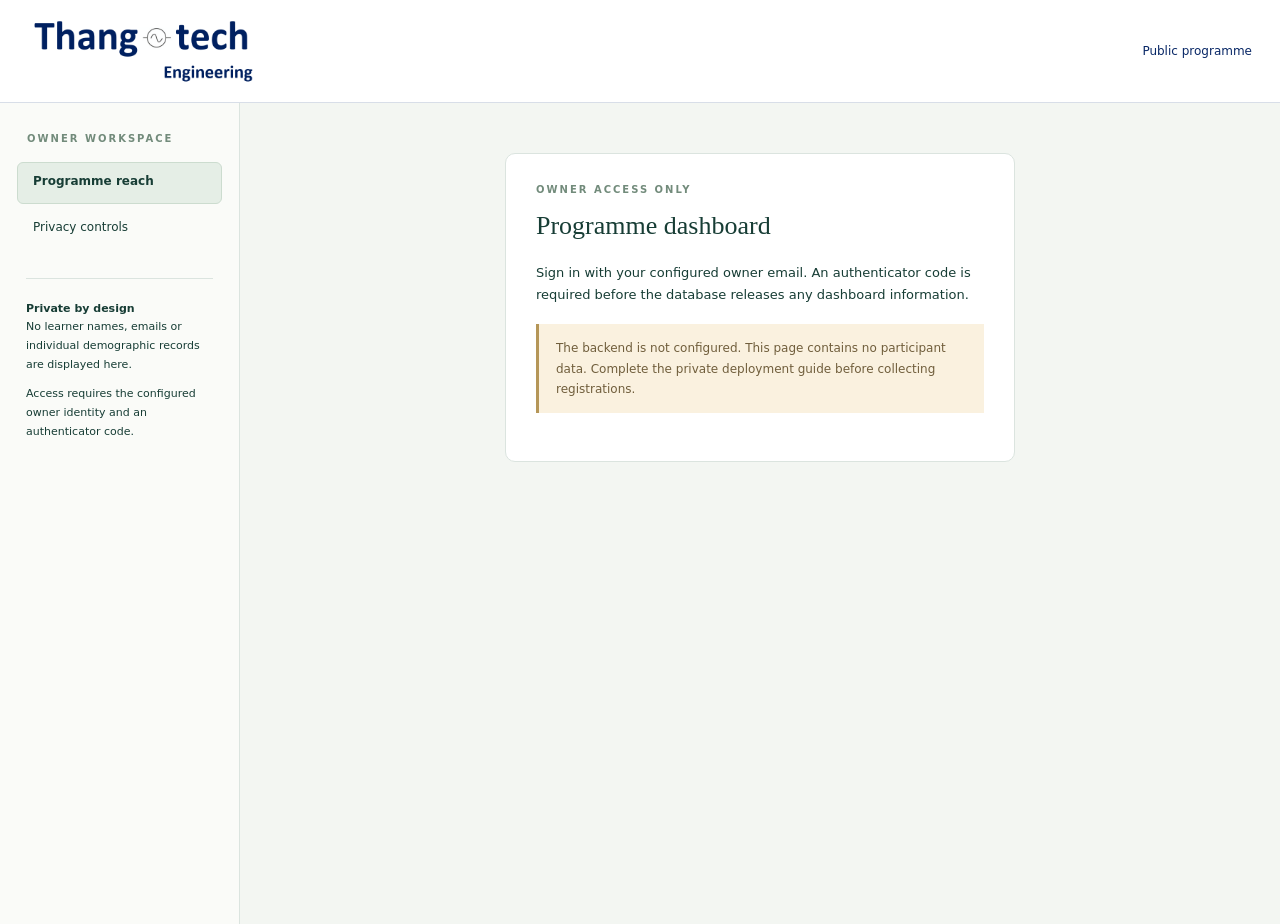
<file: admin.html>
<!doctype html><html lang="en"><head><meta charset="utf-8"><meta http-equiv="Content-Security-Policy" content="default-src 'self'; script-src 'self'; style-src 'self' 'unsafe-inline'; img-src 'self' data: blob:; connect-src https://*.supabase.co; object-src 'none'; base-uri 'none'; form-action 'self'"><meta name="viewport" content="width=device-width,initial-scale=1"><meta name="referrer" content="no-referrer"><meta name="robots" content="noindex,nofollow"><title>Programme reach | Thangotech Engineering</title><link rel="stylesheet" href="assets/programme.css"></head><body><header class="top"><a class="wordmark" href="course.html" aria-label="Thangotech Engineering programme home"><img class="organisation-logo" src="assets/thangotech-engineering-logo.png" width="646" height="184" alt="Thangotech Engineering"></a><nav class="topnav"><a href="course.html">Public programme</a><button id="adminSignout" hidden>Sign out</button></nav></header><div class="layout"><aside class="side"><div class="kicker">Owner workspace</div><nav><button class="active">Programme reach</button><button id="privacyNotes">Privacy controls</button></nav><div class="progress-card"><strong>Private by design</strong><p>No learner names, emails or individual demographic records are displayed here.</p><p>Access requires the configured owner identity and an authenticator code.</p></div></aside><main id="adminMain" class="main"><p class="loading">Checking owner access...</p></main></div><script src="service-config.js"></script><script src="assets/service.js"></script><script src="assets/dashboard.js"></script></body></html>
</file>
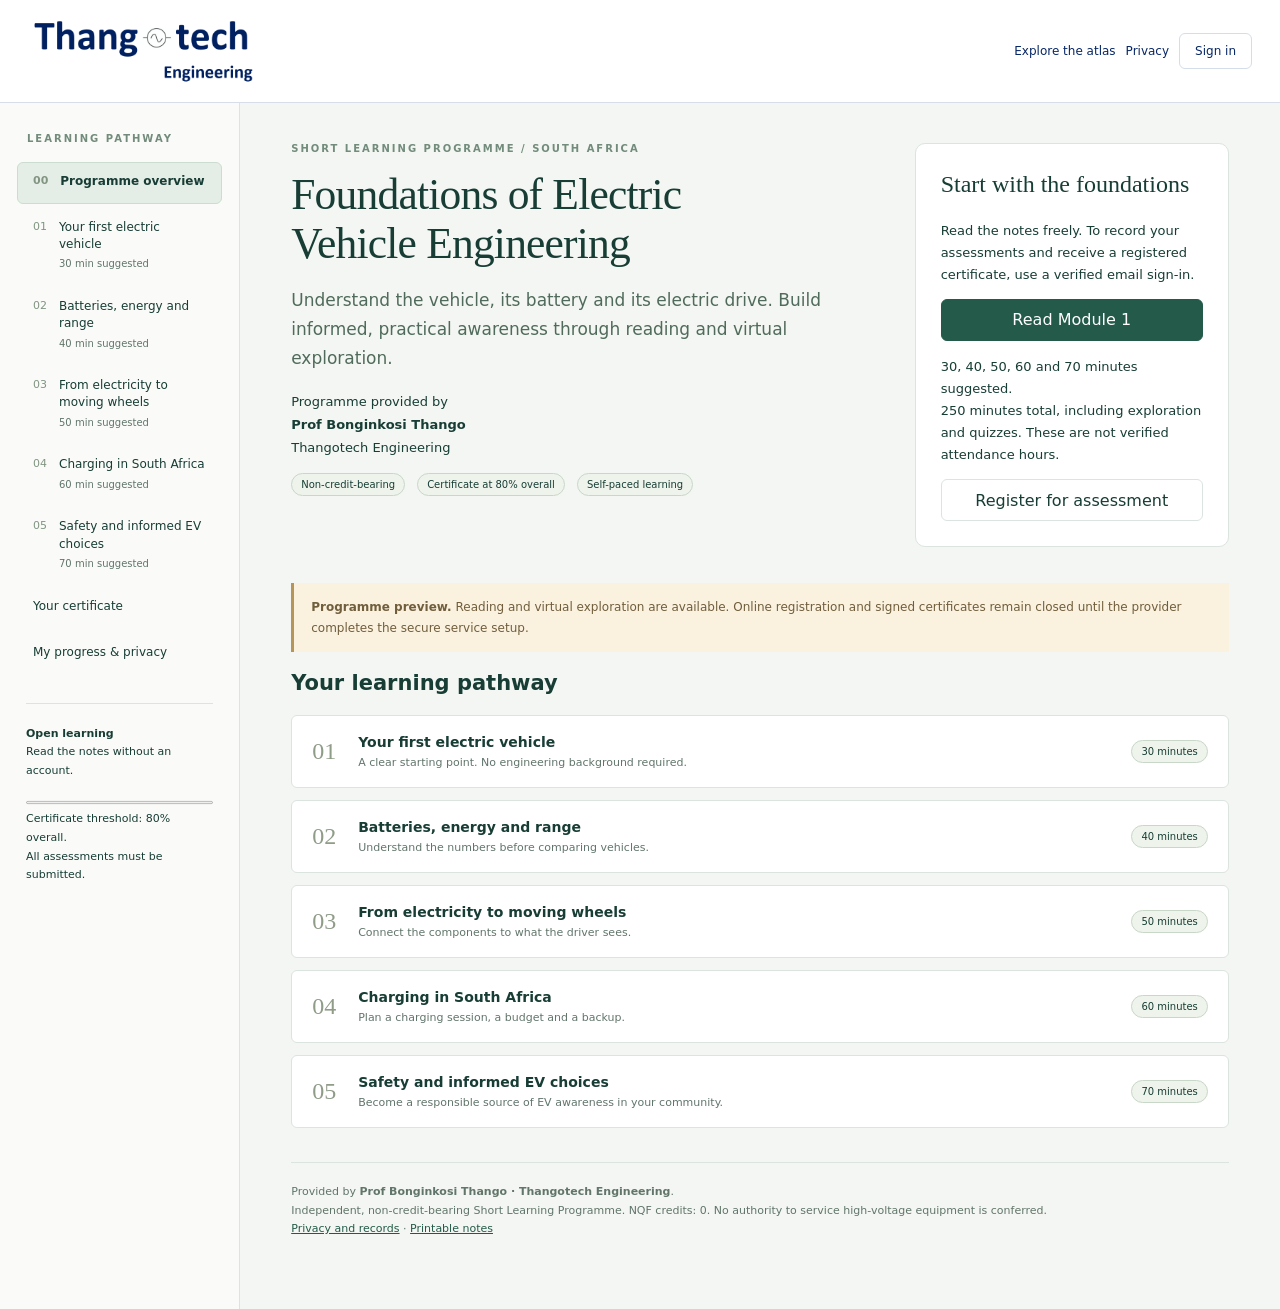
<file: course.html>
<!doctype html><html lang="en"><head><meta charset="utf-8"><meta http-equiv="Content-Security-Policy" content="default-src 'self'; script-src 'self'; style-src 'self' 'unsafe-inline'; img-src 'self' data: blob:; connect-src https://*.supabase.co; object-src 'none'; base-uri 'none'; form-action 'self'"><meta name="viewport" content="width=device-width,initial-scale=1"><meta name="theme-color" content="#082766"><meta name="referrer" content="no-referrer"><meta name="description" content="Foundations of Electric Vehicle Engineering. A non-credit-bearing Short Learning Programme by Prof Bonginkosi Thango, Thangotech Engineering."><title>Foundations of Electric Vehicle Engineering | Thangotech Engineering</title><link rel="stylesheet" href="assets/programme.css"></head><body><header class="top"><a class="wordmark" href="course.html" aria-label="Thangotech Engineering programme home"><img class="organisation-logo" src="assets/thangotech-engineering-logo.png" width="646" height="184" alt="Thangotech Engineering"></a><nav class="topnav"><a href="index.html">Explore the atlas</a><a href="privacy.html" class="hide-mobile">Privacy</a><button id="accountTop">Sign in</button></nav></header><div class="layout"><aside class="side"><div class="kicker">Learning pathway</div><nav id="lessonNav"></nav><div id="sideProgress" class="progress-card"></div></aside><main id="content" class="main"><p class="loading">Preparing your programme...</p></main></div><noscript><p>Please open <a href="COURSE_NOTES.html">the printable programme notes</a>. Online assessments require JavaScript.</p></noscript><script src="service-config.js"></script><script src="assets/service.js"></script><script src="assets/learning-content.js"></script><script src="assets/course-app.js"></script></body></html>
</file>
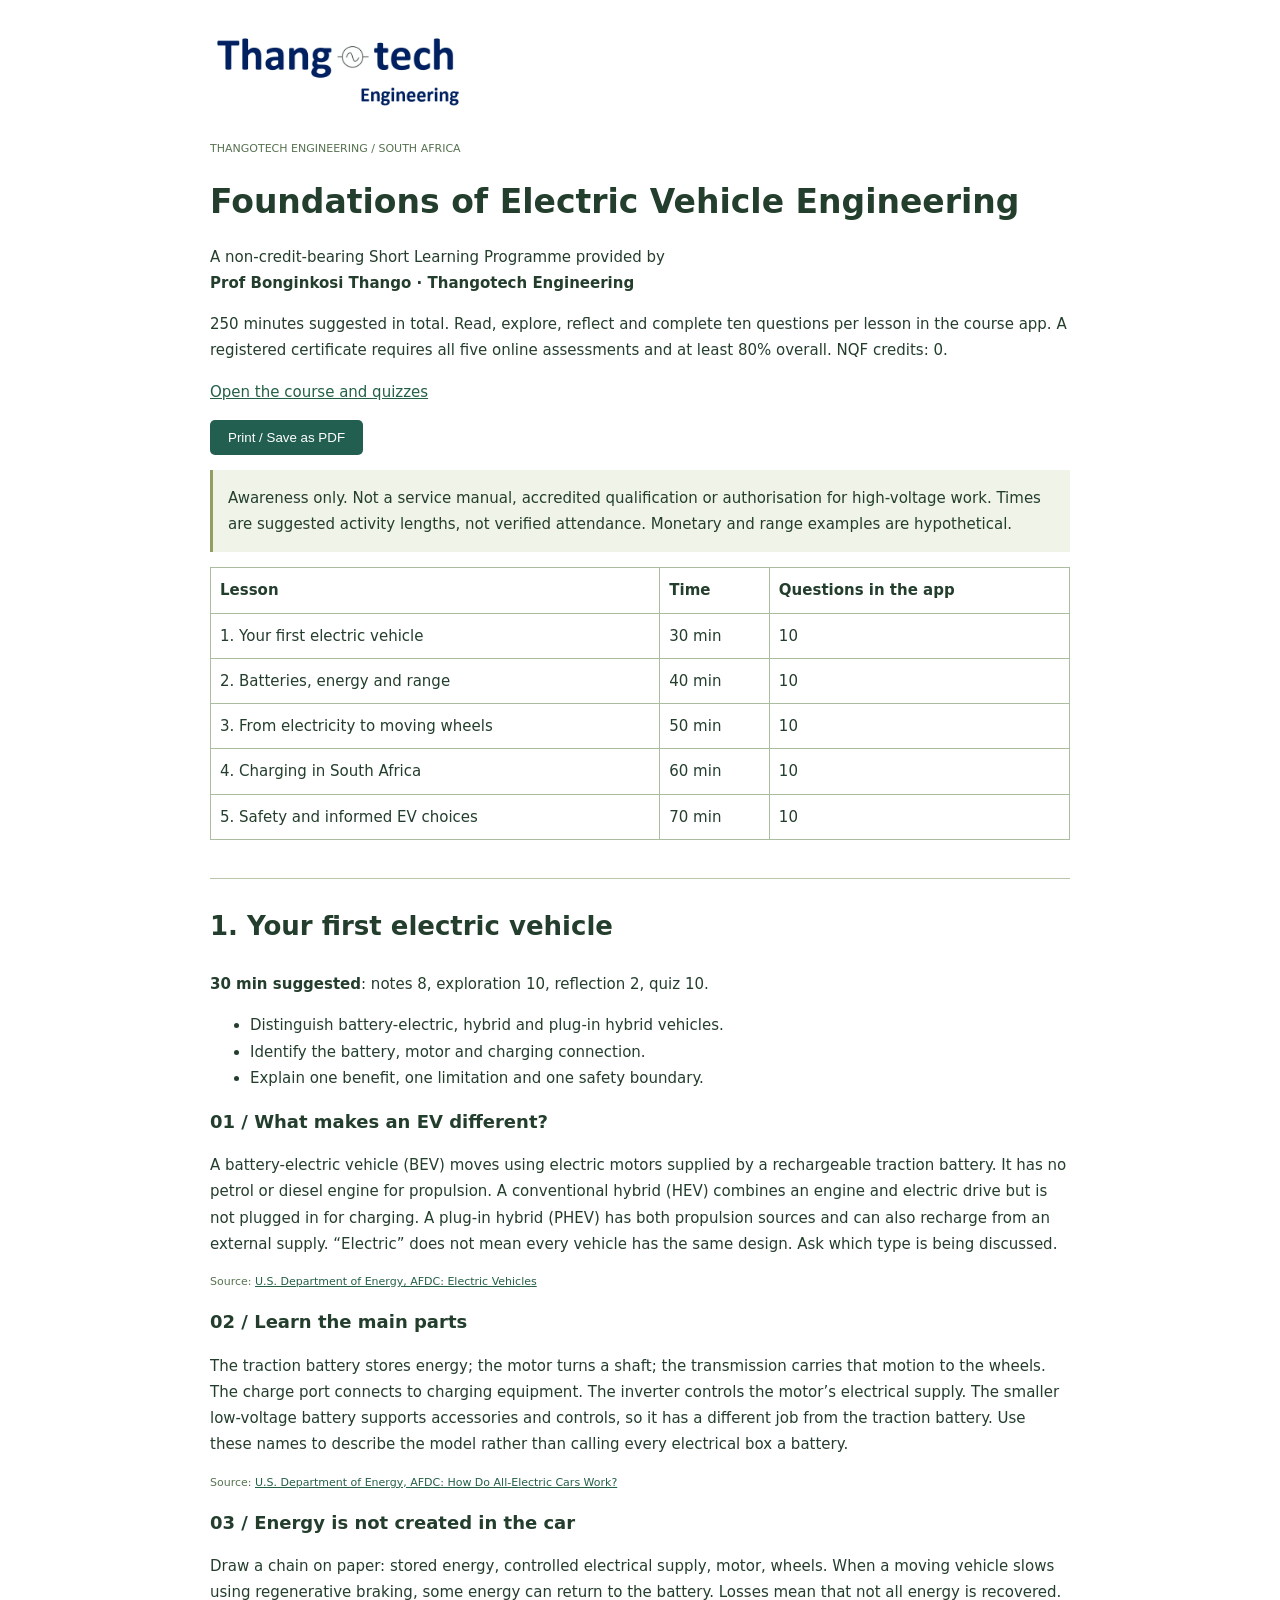
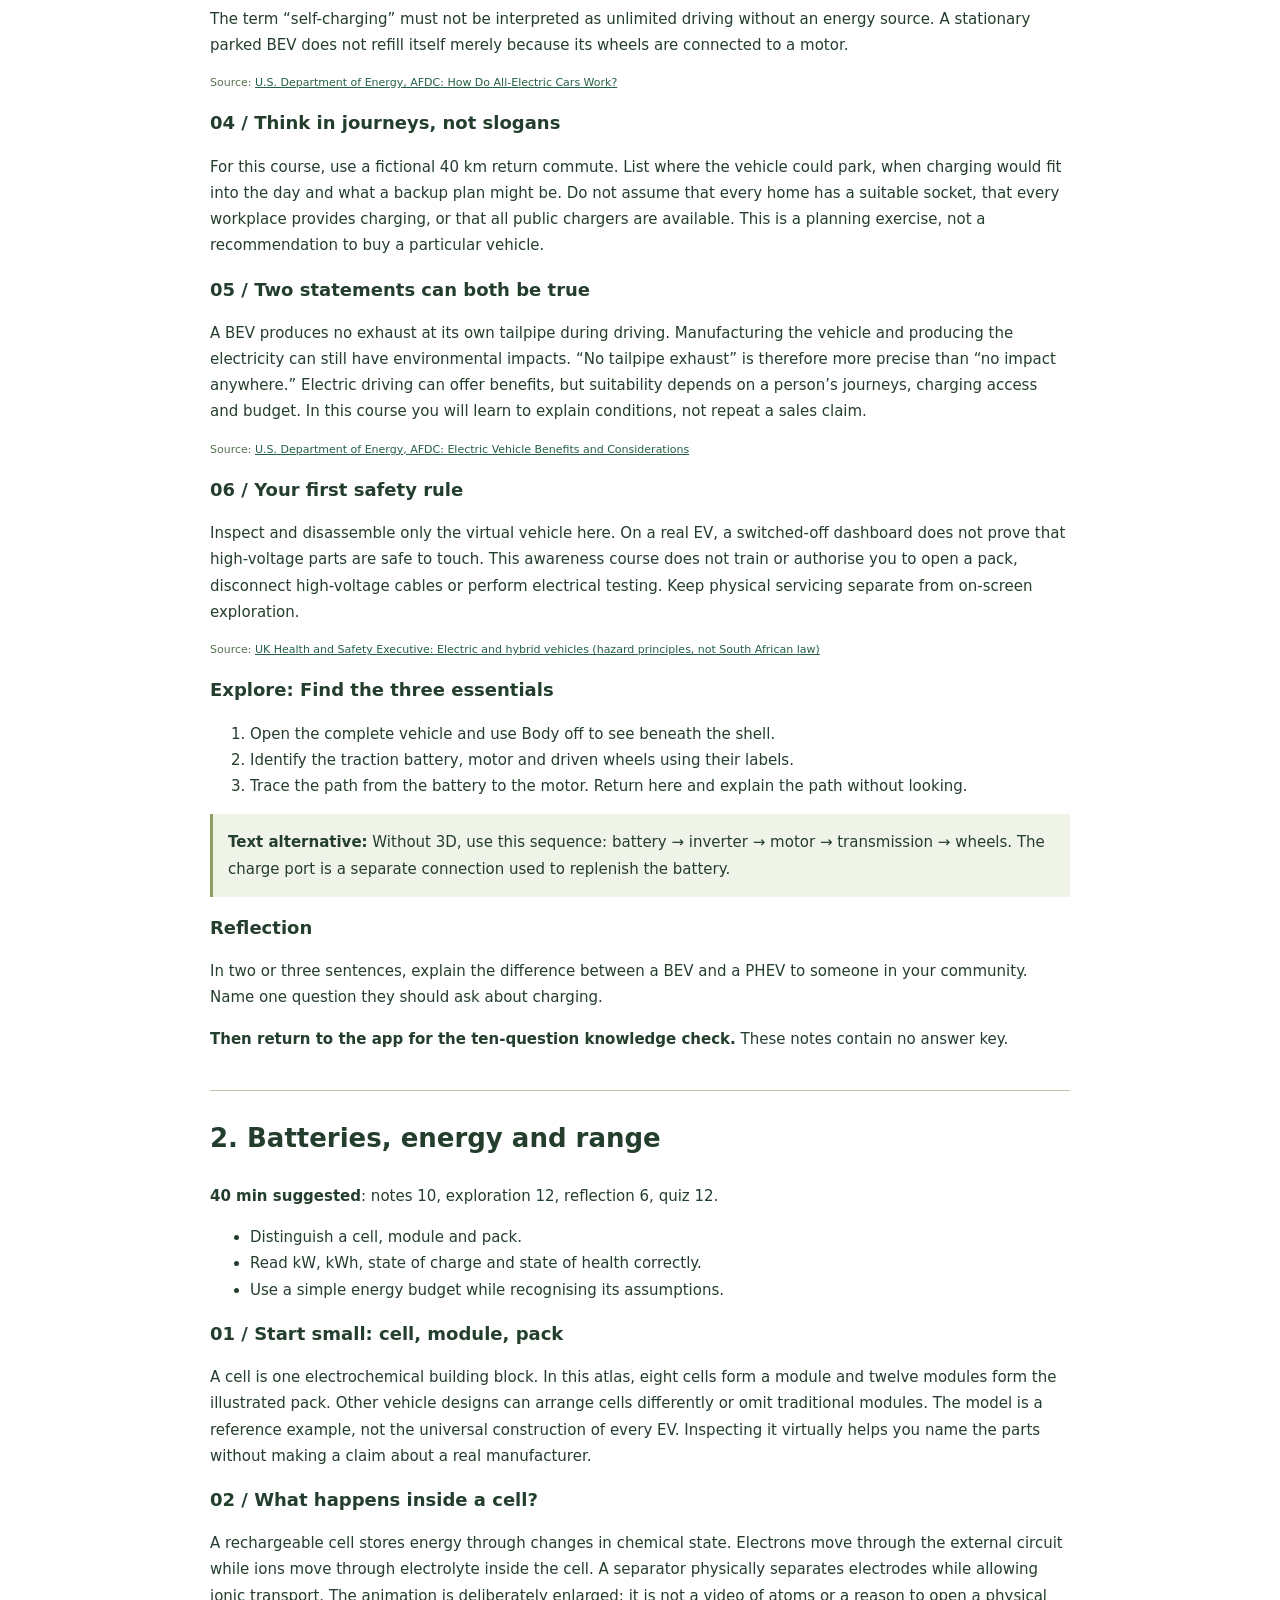
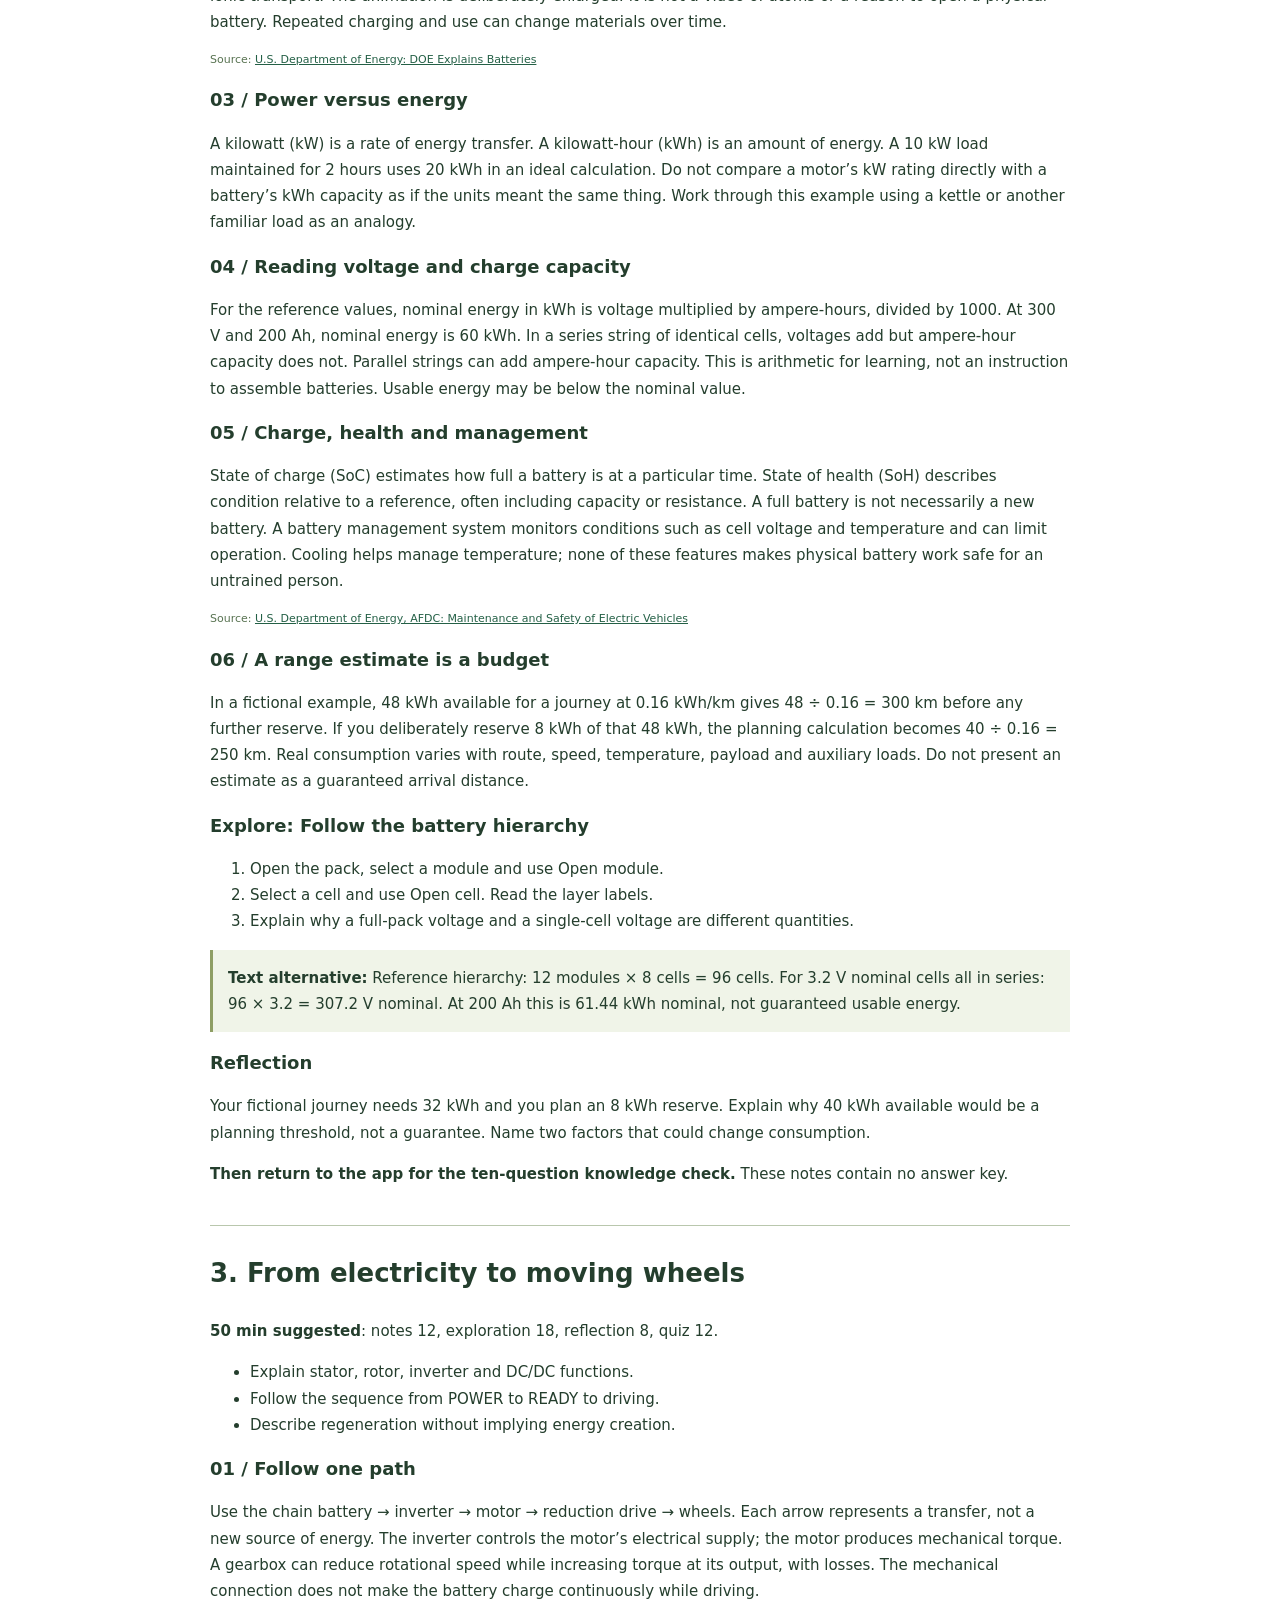
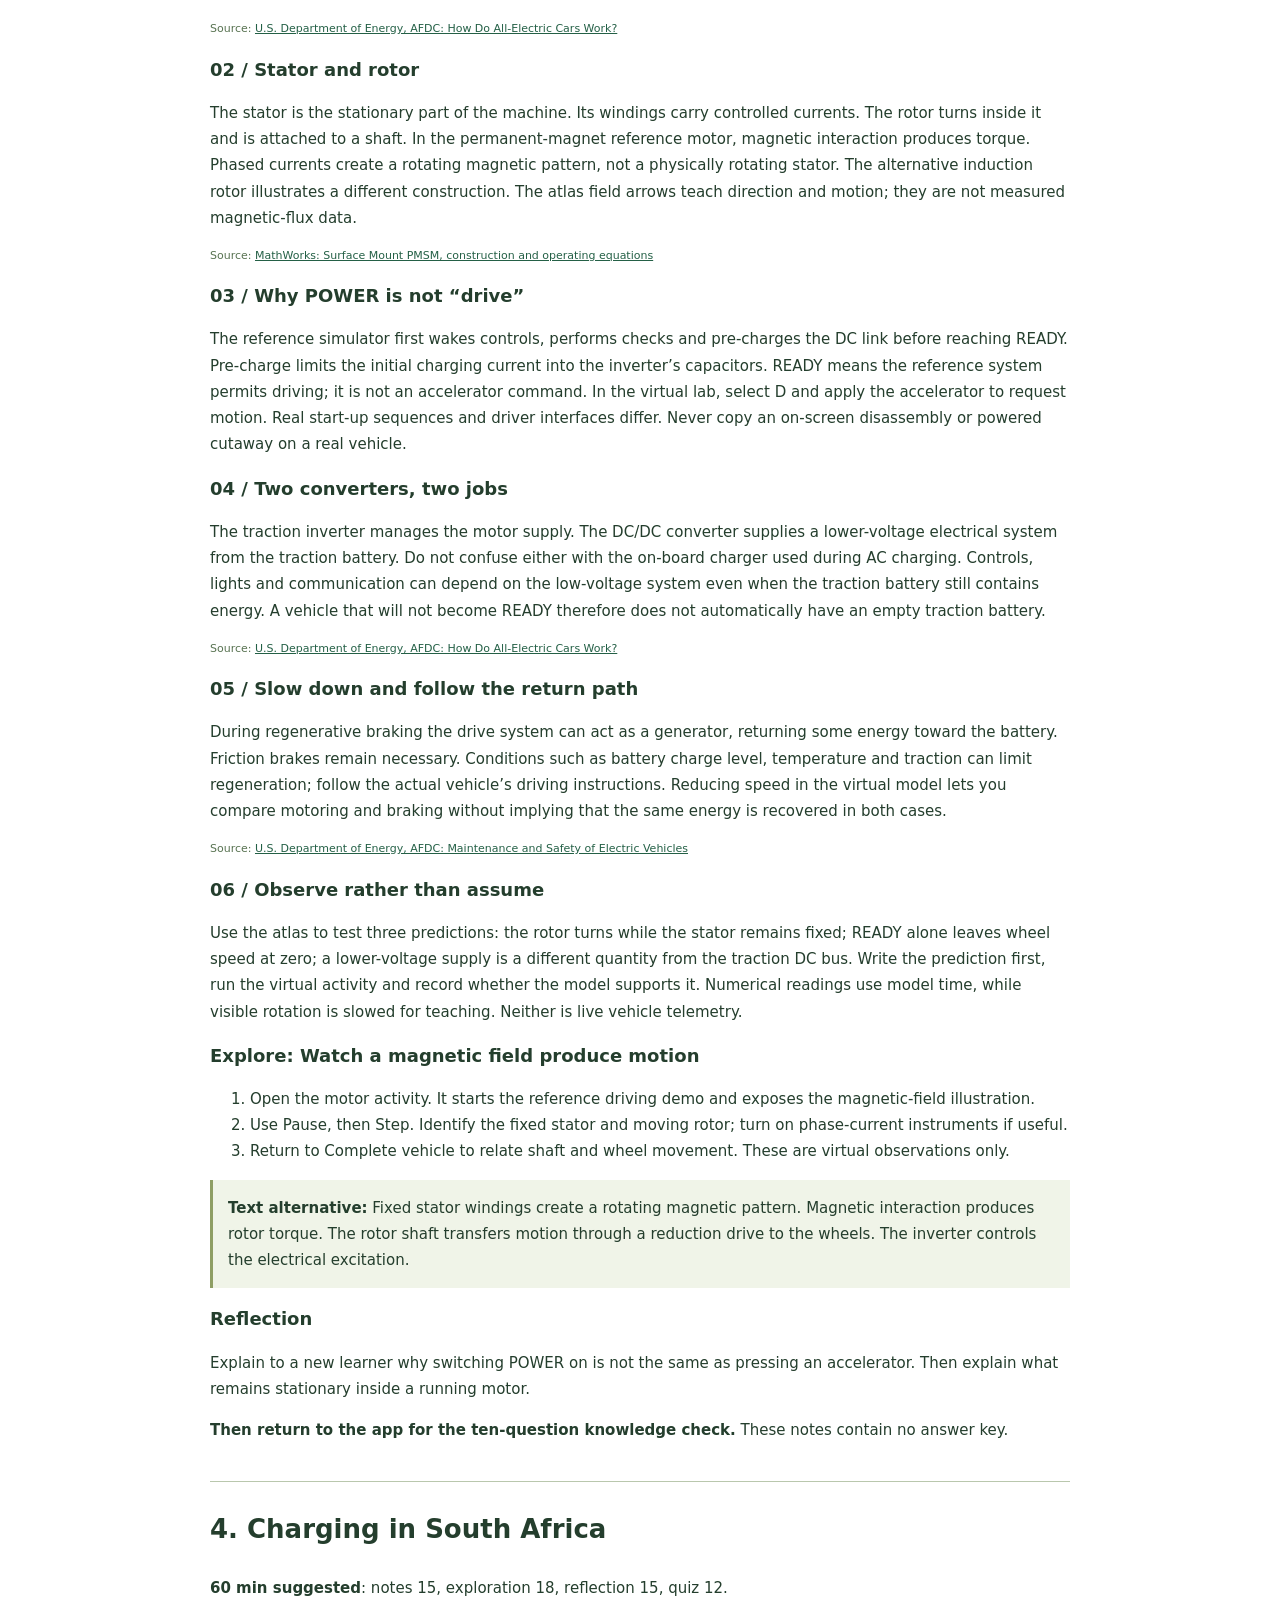
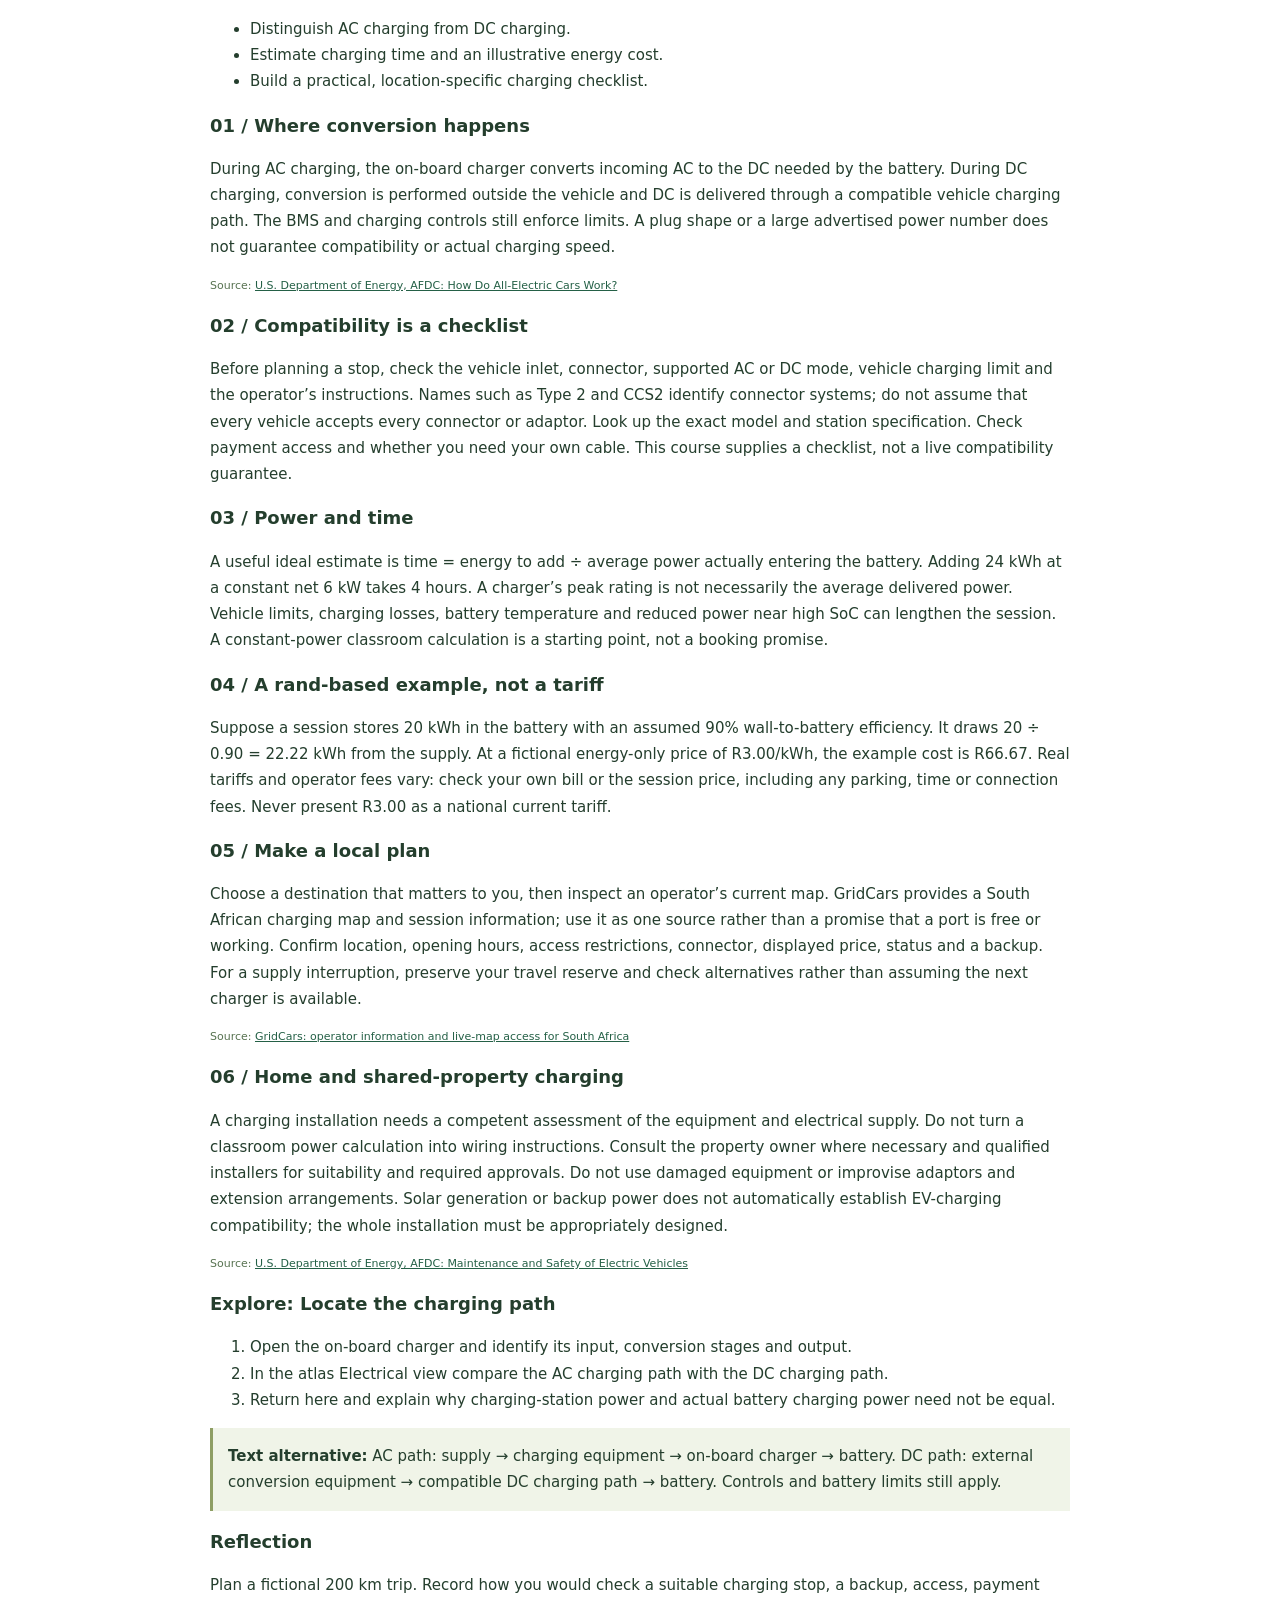
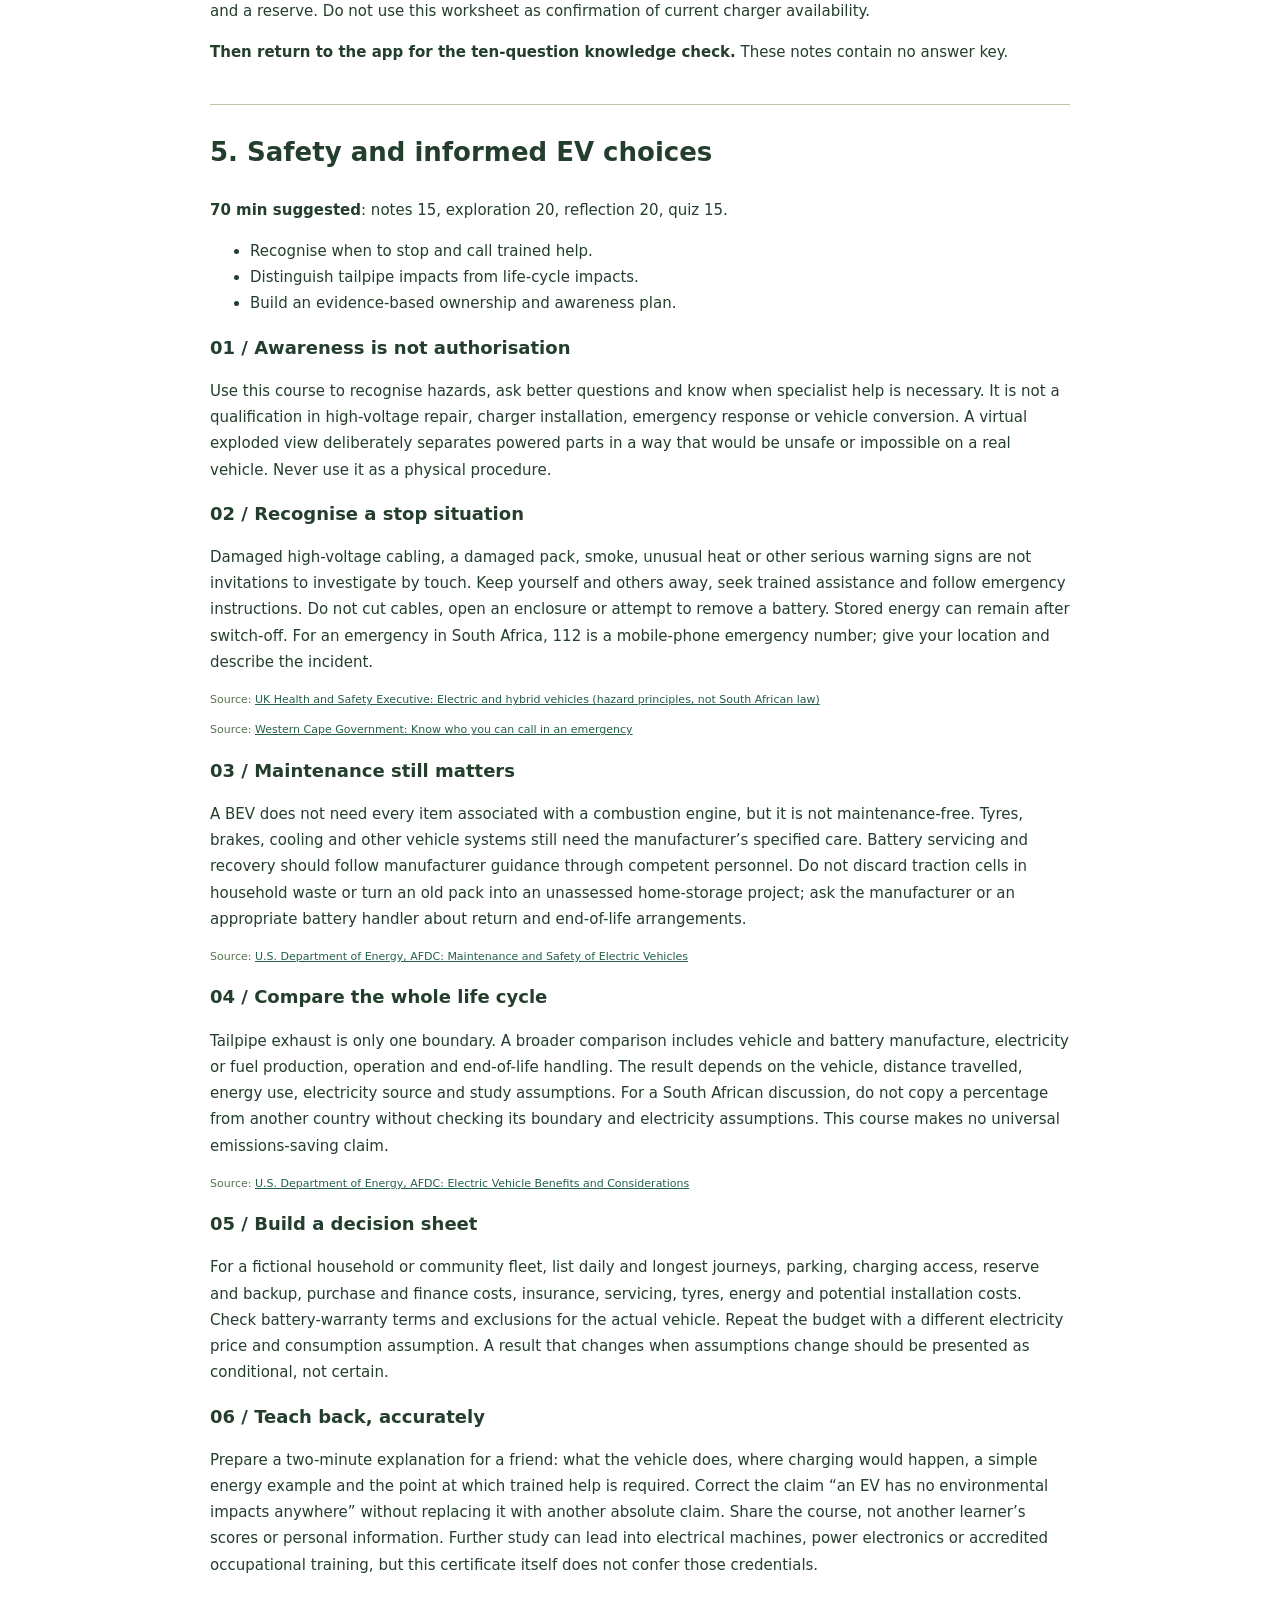
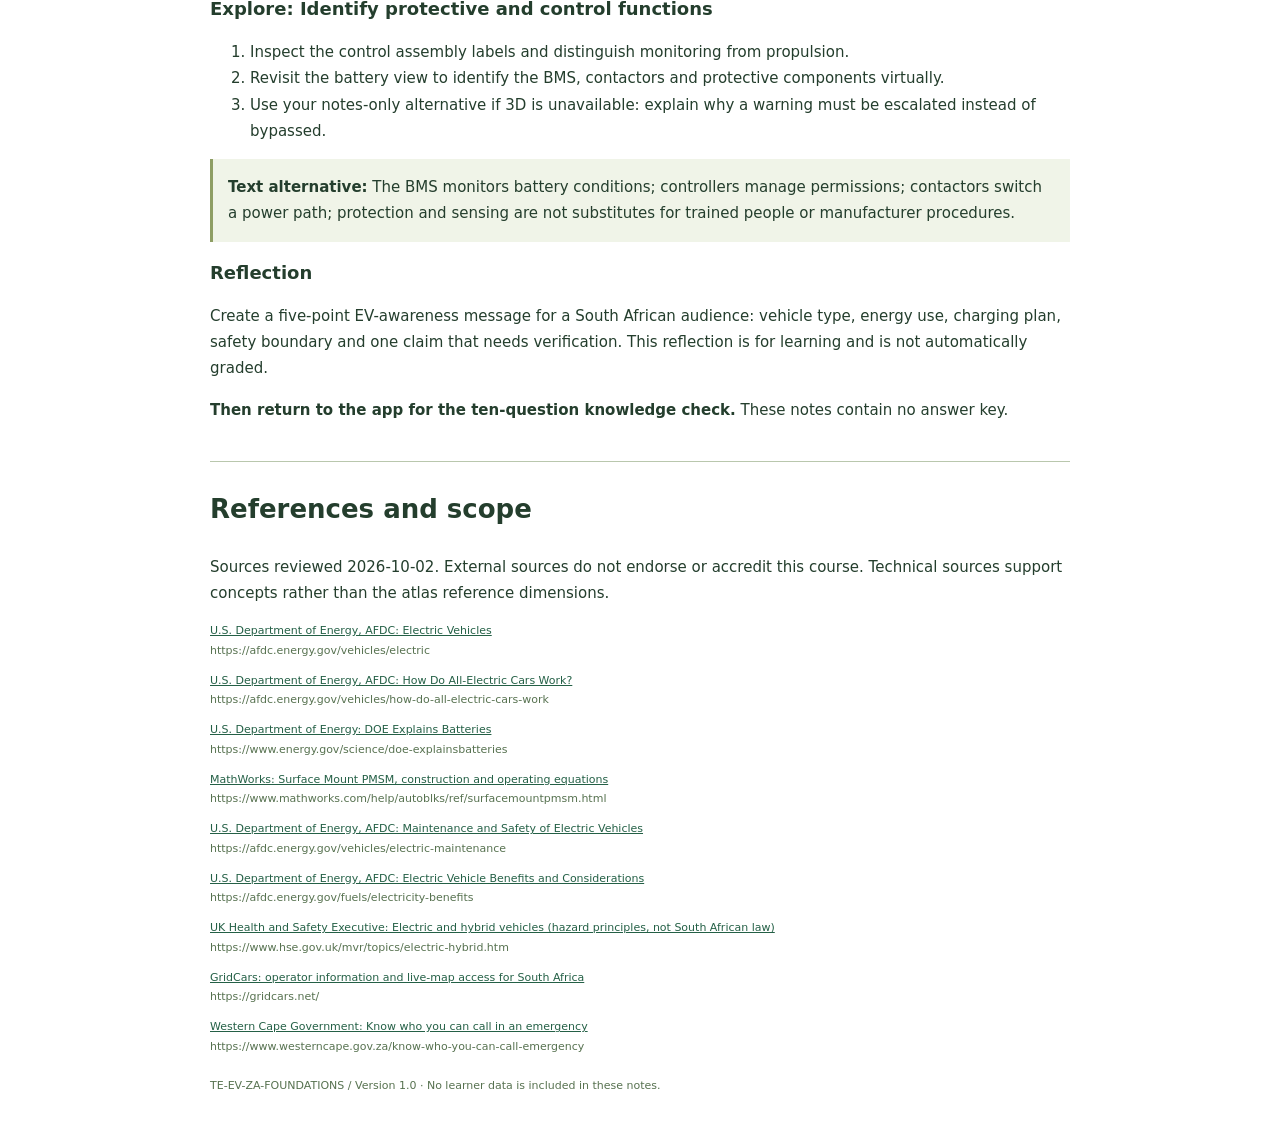
<file: COURSE_NOTES.html>
<!doctype html><html lang="en"><head><meta charset="utf-8"><meta name="viewport" content="width=device-width,initial-scale=1"><title>Foundations of EV Engineering | Thangotech Engineering | Course notes</title><style>body{font:15px/1.75 system-ui,sans-serif;max-width:860px;margin:35px auto;padding:0 24px;color:#243e2d}h1{font-size:33px;line-height:1.2}h2{font-size:26px;border-top:1px solid #b9c7ad;padding-top:25px;margin-top:38px}h3{font-size:18px;line-height:1.4}a{color:#246046}small,.source{font-size:11px;color:#577250}table{border-collapse:collapse;width:100%}th,td{border:1px solid #aabd9e;padding:9px;text-align:left}aside{background:#f0f4e8;border-left:3px solid #8e9e64;padding:15px;margin:15px 0}button{padding:10px 18px;background:#235f50;color:white;border:0;border-radius:5px}@media print{.no-print{display:none}body{max-width:none;margin:0}h2{break-before:page}h2,h3{break-after:avoid}}</style></head><body><header><img src="assets/thangotech-engineering-logo.png" alt="Thangotech Engineering" width="646" height="184" style="width:255px;max-width:85%;height:auto;display:block;margin:0 0 26px;background:#fff"><small>THANGOTECH ENGINEERING / SOUTH AFRICA</small><h1>Foundations of Electric Vehicle Engineering</h1><p>A non-credit-bearing Short Learning Programme provided by<br><strong>Prof Bonginkosi Thango · Thangotech Engineering</strong></p><p>250 minutes suggested in total. Read, explore, reflect and complete ten questions per lesson in the course app. A registered certificate requires all five online assessments and at least 80% overall. NQF credits: 0.</p><p class="no-print"><a href="course.html">Open the course and quizzes</a></p><button class="no-print" onclick="window.print()">Print / Save as PDF</button><aside>Awareness only. Not a service manual, accredited qualification or authorisation for high-voltage work. Times are suggested activity lengths, not verified attendance. Monetary and range examples are hypothetical.</aside></header><table><thead><tr><th>Lesson</th><th>Time</th><th>Questions in the app</th></tr></thead><tbody><tr><td>1. Your first electric vehicle</td><td>30 min</td><td>10</td></tr><tr><td>2. Batteries, energy and range</td><td>40 min</td><td>10</td></tr><tr><td>3. From electricity to moving wheels</td><td>50 min</td><td>10</td></tr><tr><td>4. Charging in South Africa</td><td>60 min</td><td>10</td></tr><tr><td>5. Safety and informed EV choices</td><td>70 min</td><td>10</td></tr></tbody></table><section><h2>1. Your first electric vehicle</h2><p><strong>30 min suggested</strong>: notes 8, exploration 10, reflection 2, quiz 10.</p><ul><li>Distinguish battery-electric, hybrid and plug-in hybrid vehicles.</li><li>Identify the battery, motor and charging connection.</li><li>Explain one benefit, one limitation and one safety boundary.</li></ul><h3>01 / What makes an EV different?</h3><p>A battery-electric vehicle (BEV) moves using electric motors supplied by a rechargeable traction battery. It has no petrol or diesel engine for propulsion. A conventional hybrid (HEV) combines an engine and electric drive but is not plugged in for charging. A plug-in hybrid (PHEV) has both propulsion sources and can also recharge from an external supply. “Electric” does not mean every vehicle has the same design. Ask which type is being discussed.</p><p class="source">Source: <a href="https://afdc.energy.gov/vehicles/electric">U.S. Department of Energy, AFDC: Electric Vehicles</a></p><h3>02 / Learn the main parts</h3><p>The traction battery stores energy; the motor turns a shaft; the transmission carries that motion to the wheels. The charge port connects to charging equipment. The inverter controls the motor’s electrical supply. The smaller low-voltage battery supports accessories and controls, so it has a different job from the traction battery. Use these names to describe the model rather than calling every electrical box a battery.</p><p class="source">Source: <a href="https://afdc.energy.gov/vehicles/how-do-all-electric-cars-work">U.S. Department of Energy, AFDC: How Do All-Electric Cars Work?</a></p><h3>03 / Energy is not created in the car</h3><p>Draw a chain on paper: stored energy, controlled electrical supply, motor, wheels. When a moving vehicle slows using regenerative braking, some energy can return to the battery. Losses mean that not all energy is recovered. The term “self-charging” must not be interpreted as unlimited driving without an energy source. A stationary parked BEV does not refill itself merely because its wheels are connected to a motor.</p><p class="source">Source: <a href="https://afdc.energy.gov/vehicles/how-do-all-electric-cars-work">U.S. Department of Energy, AFDC: How Do All-Electric Cars Work?</a></p><h3>04 / Think in journeys, not slogans</h3><p>For this course, use a fictional 40 km return commute. List where the vehicle could park, when charging would fit into the day and what a backup plan might be. Do not assume that every home has a suitable socket, that every workplace provides charging, or that all public chargers are available. This is a planning exercise, not a recommendation to buy a particular vehicle.</p><h3>05 / Two statements can both be true</h3><p>A BEV produces no exhaust at its own tailpipe during driving. Manufacturing the vehicle and producing the electricity can still have environmental impacts. “No tailpipe exhaust” is therefore more precise than “no impact anywhere.” Electric driving can offer benefits, but suitability depends on a person’s journeys, charging access and budget. In this course you will learn to explain conditions, not repeat a sales claim.</p><p class="source">Source: <a href="https://afdc.energy.gov/fuels/electricity-benefits">U.S. Department of Energy, AFDC: Electric Vehicle Benefits and Considerations</a></p><h3>06 / Your first safety rule</h3><p>Inspect and disassemble only the virtual vehicle here. On a real EV, a switched-off dashboard does not prove that high-voltage parts are safe to touch. This awareness course does not train or authorise you to open a pack, disconnect high-voltage cables or perform electrical testing. Keep physical servicing separate from on-screen exploration.</p><p class="source">Source: <a href="https://www.hse.gov.uk/mvr/topics/electric-hybrid.htm">UK Health and Safety Executive: Electric and hybrid vehicles (hazard principles, not South African law)</a></p><h3>Explore: Find the three essentials</h3><ol><li>Open the complete vehicle and use Body off to see beneath the shell.</li><li>Identify the traction battery, motor and driven wheels using their labels.</li><li>Trace the path from the battery to the motor. Return here and explain the path without looking.</li></ol><aside><strong>Text alternative:</strong> Without 3D, use this sequence: battery → inverter → motor → transmission → wheels. The charge port is a separate connection used to replenish the battery.</aside><h3>Reflection</h3><p>In two or three sentences, explain the difference between a BEV and a PHEV to someone in your community. Name one question they should ask about charging.</p><p><strong>Then return to the app for the ten-question knowledge check.</strong> These notes contain no answer key.</p></section><section><h2>2. Batteries, energy and range</h2><p><strong>40 min suggested</strong>: notes 10, exploration 12, reflection 6, quiz 12.</p><ul><li>Distinguish a cell, module and pack.</li><li>Read kW, kWh, state of charge and state of health correctly.</li><li>Use a simple energy budget while recognising its assumptions.</li></ul><h3>01 / Start small: cell, module, pack</h3><p>A cell is one electrochemical building block. In this atlas, eight cells form a module and twelve modules form the illustrated pack. Other vehicle designs can arrange cells differently or omit traditional modules. The model is a reference example, not the universal construction of every EV. Inspecting it virtually helps you name the parts without making a claim about a real manufacturer.</p><h3>02 / What happens inside a cell?</h3><p>A rechargeable cell stores energy through changes in chemical state. Electrons move through the external circuit while ions move through electrolyte inside the cell. A separator physically separates electrodes while allowing ionic transport. The animation is deliberately enlarged: it is not a video of atoms or a reason to open a physical battery. Repeated charging and use can change materials over time.</p><p class="source">Source: <a href="https://www.energy.gov/science/doe-explainsbatteries">U.S. Department of Energy: DOE Explains Batteries</a></p><h3>03 / Power versus energy</h3><p>A kilowatt (kW) is a rate of energy transfer. A kilowatt-hour (kWh) is an amount of energy. A 10 kW load maintained for 2 hours uses 20 kWh in an ideal calculation. Do not compare a motor’s kW rating directly with a battery’s kWh capacity as if the units meant the same thing. Work through this example using a kettle or another familiar load as an analogy.</p><h3>04 / Reading voltage and charge capacity</h3><p>For the reference values, nominal energy in kWh is voltage multiplied by ampere-hours, divided by 1000. At 300 V and 200 Ah, nominal energy is 60 kWh. In a series string of identical cells, voltages add but ampere-hour capacity does not. Parallel strings can add ampere-hour capacity. This is arithmetic for learning, not an instruction to assemble batteries. Usable energy may be below the nominal value.</p><h3>05 / Charge, health and management</h3><p>State of charge (SoC) estimates how full a battery is at a particular time. State of health (SoH) describes condition relative to a reference, often including capacity or resistance. A full battery is not necessarily a new battery. A battery management system monitors conditions such as cell voltage and temperature and can limit operation. Cooling helps manage temperature; none of these features makes physical battery work safe for an untrained person.</p><p class="source">Source: <a href="https://afdc.energy.gov/vehicles/electric-maintenance">U.S. Department of Energy, AFDC: Maintenance and Safety of Electric Vehicles</a></p><h3>06 / A range estimate is a budget</h3><p>In a fictional example, 48 kWh available for a journey at 0.16 kWh/km gives 48 ÷ 0.16 = 300 km before any further reserve. If you deliberately reserve 8 kWh of that 48 kWh, the planning calculation becomes 40 ÷ 0.16 = 250 km. Real consumption varies with route, speed, temperature, payload and auxiliary loads. Do not present an estimate as a guaranteed arrival distance.</p><h3>Explore: Follow the battery hierarchy</h3><ol><li>Open the pack, select a module and use Open module.</li><li>Select a cell and use Open cell. Read the layer labels.</li><li>Explain why a full-pack voltage and a single-cell voltage are different quantities.</li></ol><aside><strong>Text alternative:</strong> Reference hierarchy: 12 modules × 8 cells = 96 cells. For 3.2 V nominal cells all in series: 96 × 3.2 = 307.2 V nominal. At 200 Ah this is 61.44 kWh nominal, not guaranteed usable energy.</aside><h3>Reflection</h3><p>Your fictional journey needs 32 kWh and you plan an 8 kWh reserve. Explain why 40 kWh available would be a planning threshold, not a guarantee. Name two factors that could change consumption.</p><p><strong>Then return to the app for the ten-question knowledge check.</strong> These notes contain no answer key.</p></section><section><h2>3. From electricity to moving wheels</h2><p><strong>50 min suggested</strong>: notes 12, exploration 18, reflection 8, quiz 12.</p><ul><li>Explain stator, rotor, inverter and DC/DC functions.</li><li>Follow the sequence from POWER to READY to driving.</li><li>Describe regeneration without implying energy creation.</li></ul><h3>01 / Follow one path</h3><p>Use the chain battery → inverter → motor → reduction drive → wheels. Each arrow represents a transfer, not a new source of energy. The inverter controls the motor’s electrical supply; the motor produces mechanical torque. A gearbox can reduce rotational speed while increasing torque at its output, with losses. The mechanical connection does not make the battery charge continuously while driving.</p><p class="source">Source: <a href="https://afdc.energy.gov/vehicles/how-do-all-electric-cars-work">U.S. Department of Energy, AFDC: How Do All-Electric Cars Work?</a></p><h3>02 / Stator and rotor</h3><p>The stator is the stationary part of the machine. Its windings carry controlled currents. The rotor turns inside it and is attached to a shaft. In the permanent-magnet reference motor, magnetic interaction produces torque. Phased currents create a rotating magnetic pattern, not a physically rotating stator. The alternative induction rotor illustrates a different construction. The atlas field arrows teach direction and motion; they are not measured magnetic-flux data.</p><p class="source">Source: <a href="https://www.mathworks.com/help/autoblks/ref/surfacemountpmsm.html">MathWorks: Surface Mount PMSM, construction and operating equations</a></p><h3>03 / Why POWER is not “drive”</h3><p>The reference simulator first wakes controls, performs checks and pre-charges the DC link before reaching READY. Pre-charge limits the initial charging current into the inverter’s capacitors. READY means the reference system permits driving; it is not an accelerator command. In the virtual lab, select D and apply the accelerator to request motion. Real start-up sequences and driver interfaces differ. Never copy an on-screen disassembly or powered cutaway on a real vehicle.</p><h3>04 / Two converters, two jobs</h3><p>The traction inverter manages the motor supply. The DC/DC converter supplies a lower-voltage electrical system from the traction battery. Do not confuse either with the on-board charger used during AC charging. Controls, lights and communication can depend on the low-voltage system even when the traction battery still contains energy. A vehicle that will not become READY therefore does not automatically have an empty traction battery.</p><p class="source">Source: <a href="https://afdc.energy.gov/vehicles/how-do-all-electric-cars-work">U.S. Department of Energy, AFDC: How Do All-Electric Cars Work?</a></p><h3>05 / Slow down and follow the return path</h3><p>During regenerative braking the drive system can act as a generator, returning some energy toward the battery. Friction brakes remain necessary. Conditions such as battery charge level, temperature and traction can limit regeneration; follow the actual vehicle’s driving instructions. Reducing speed in the virtual model lets you compare motoring and braking without implying that the same energy is recovered in both cases.</p><p class="source">Source: <a href="https://afdc.energy.gov/vehicles/electric-maintenance">U.S. Department of Energy, AFDC: Maintenance and Safety of Electric Vehicles</a></p><h3>06 / Observe rather than assume</h3><p>Use the atlas to test three predictions: the rotor turns while the stator remains fixed; READY alone leaves wheel speed at zero; a lower-voltage supply is a different quantity from the traction DC bus. Write the prediction first, run the virtual activity and record whether the model supports it. Numerical readings use model time, while visible rotation is slowed for teaching. Neither is live vehicle telemetry.</p><h3>Explore: Watch a magnetic field produce motion</h3><ol><li>Open the motor activity. It starts the reference driving demo and exposes the magnetic-field illustration.</li><li>Use Pause, then Step. Identify the fixed stator and moving rotor; turn on phase-current instruments if useful.</li><li>Return to Complete vehicle to relate shaft and wheel movement. These are virtual observations only.</li></ol><aside><strong>Text alternative:</strong> Fixed stator windings create a rotating magnetic pattern. Magnetic interaction produces rotor torque. The rotor shaft transfers motion through a reduction drive to the wheels. The inverter controls the electrical excitation.</aside><h3>Reflection</h3><p>Explain to a new learner why switching POWER on is not the same as pressing an accelerator. Then explain what remains stationary inside a running motor.</p><p><strong>Then return to the app for the ten-question knowledge check.</strong> These notes contain no answer key.</p></section><section><h2>4. Charging in South Africa</h2><p><strong>60 min suggested</strong>: notes 15, exploration 18, reflection 15, quiz 12.</p><ul><li>Distinguish AC charging from DC charging.</li><li>Estimate charging time and an illustrative energy cost.</li><li>Build a practical, location-specific charging checklist.</li></ul><h3>01 / Where conversion happens</h3><p>During AC charging, the on-board charger converts incoming AC to the DC needed by the battery. During DC charging, conversion is performed outside the vehicle and DC is delivered through a compatible vehicle charging path. The BMS and charging controls still enforce limits. A plug shape or a large advertised power number does not guarantee compatibility or actual charging speed.</p><p class="source">Source: <a href="https://afdc.energy.gov/vehicles/how-do-all-electric-cars-work">U.S. Department of Energy, AFDC: How Do All-Electric Cars Work?</a></p><h3>02 / Compatibility is a checklist</h3><p>Before planning a stop, check the vehicle inlet, connector, supported AC or DC mode, vehicle charging limit and the operator’s instructions. Names such as Type 2 and CCS2 identify connector systems; do not assume that every vehicle accepts every connector or adaptor. Look up the exact model and station specification. Check payment access and whether you need your own cable. This course supplies a checklist, not a live compatibility guarantee.</p><h3>03 / Power and time</h3><p>A useful ideal estimate is time = energy to add ÷ average power actually entering the battery. Adding 24 kWh at a constant net 6 kW takes 4 hours. A charger’s peak rating is not necessarily the average delivered power. Vehicle limits, charging losses, battery temperature and reduced power near high SoC can lengthen the session. A constant-power classroom calculation is a starting point, not a booking promise.</p><h3>04 / A rand-based example, not a tariff</h3><p>Suppose a session stores 20 kWh in the battery with an assumed 90% wall-to-battery efficiency. It draws 20 ÷ 0.90 = 22.22 kWh from the supply. At a fictional energy-only price of R3.00/kWh, the example cost is R66.67. Real tariffs and operator fees vary: check your own bill or the session price, including any parking, time or connection fees. Never present R3.00 as a national current tariff.</p><h3>05 / Make a local plan</h3><p>Choose a destination that matters to you, then inspect an operator’s current map. GridCars provides a South African charging map and session information; use it as one source rather than a promise that a port is free or working. Confirm location, opening hours, access restrictions, connector, displayed price, status and a backup. For a supply interruption, preserve your travel reserve and check alternatives rather than assuming the next charger is available.</p><p class="source">Source: <a href="https://gridcars.net/">GridCars: operator information and live-map access for South Africa</a></p><h3>06 / Home and shared-property charging</h3><p>A charging installation needs a competent assessment of the equipment and electrical supply. Do not turn a classroom power calculation into wiring instructions. Consult the property owner where necessary and qualified installers for suitability and required approvals. Do not use damaged equipment or improvise adaptors and extension arrangements. Solar generation or backup power does not automatically establish EV-charging compatibility; the whole installation must be appropriately designed.</p><p class="source">Source: <a href="https://afdc.energy.gov/vehicles/electric-maintenance">U.S. Department of Energy, AFDC: Maintenance and Safety of Electric Vehicles</a></p><h3>Explore: Locate the charging path</h3><ol><li>Open the on-board charger and identify its input, conversion stages and output.</li><li>In the atlas Electrical view compare the AC charging path with the DC charging path.</li><li>Return here and explain why charging-station power and actual battery charging power need not be equal.</li></ol><aside><strong>Text alternative:</strong> AC path: supply → charging equipment → on-board charger → battery. DC path: external conversion equipment → compatible DC charging path → battery. Controls and battery limits still apply.</aside><h3>Reflection</h3><p>Plan a fictional 200 km trip. Record how you would check a suitable charging stop, a backup, access, payment and a reserve. Do not use this worksheet as confirmation of current charger availability.</p><p><strong>Then return to the app for the ten-question knowledge check.</strong> These notes contain no answer key.</p></section><section><h2>5. Safety and informed EV choices</h2><p><strong>70 min suggested</strong>: notes 15, exploration 20, reflection 20, quiz 15.</p><ul><li>Recognise when to stop and call trained help.</li><li>Distinguish tailpipe impacts from life-cycle impacts.</li><li>Build an evidence-based ownership and awareness plan.</li></ul><h3>01 / Awareness is not authorisation</h3><p>Use this course to recognise hazards, ask better questions and know when specialist help is necessary. It is not a qualification in high-voltage repair, charger installation, emergency response or vehicle conversion. A virtual exploded view deliberately separates powered parts in a way that would be unsafe or impossible on a real vehicle. Never use it as a physical procedure.</p><h3>02 / Recognise a stop situation</h3><p>Damaged high-voltage cabling, a damaged pack, smoke, unusual heat or other serious warning signs are not invitations to investigate by touch. Keep yourself and others away, seek trained assistance and follow emergency instructions. Do not cut cables, open an enclosure or attempt to remove a battery. Stored energy can remain after switch-off. For an emergency in South Africa, 112 is a mobile-phone emergency number; give your location and describe the incident.</p><p class="source">Source: <a href="https://www.hse.gov.uk/mvr/topics/electric-hybrid.htm">UK Health and Safety Executive: Electric and hybrid vehicles (hazard principles, not South African law)</a></p><p class="source">Source: <a href="https://www.westerncape.gov.za/know-who-you-can-call-emergency">Western Cape Government: Know who you can call in an emergency</a></p><h3>03 / Maintenance still matters</h3><p>A BEV does not need every item associated with a combustion engine, but it is not maintenance-free. Tyres, brakes, cooling and other vehicle systems still need the manufacturer’s specified care. Battery servicing and recovery should follow manufacturer guidance through competent personnel. Do not discard traction cells in household waste or turn an old pack into an unassessed home-storage project; ask the manufacturer or an appropriate battery handler about return and end-of-life arrangements.</p><p class="source">Source: <a href="https://afdc.energy.gov/vehicles/electric-maintenance">U.S. Department of Energy, AFDC: Maintenance and Safety of Electric Vehicles</a></p><h3>04 / Compare the whole life cycle</h3><p>Tailpipe exhaust is only one boundary. A broader comparison includes vehicle and battery manufacture, electricity or fuel production, operation and end-of-life handling. The result depends on the vehicle, distance travelled, energy use, electricity source and study assumptions. For a South African discussion, do not copy a percentage from another country without checking its boundary and electricity assumptions. This course makes no universal emissions-saving claim.</p><p class="source">Source: <a href="https://afdc.energy.gov/fuels/electricity-benefits">U.S. Department of Energy, AFDC: Electric Vehicle Benefits and Considerations</a></p><h3>05 / Build a decision sheet</h3><p>For a fictional household or community fleet, list daily and longest journeys, parking, charging access, reserve and backup, purchase and finance costs, insurance, servicing, tyres, energy and potential installation costs. Check battery-warranty terms and exclusions for the actual vehicle. Repeat the budget with a different electricity price and consumption assumption. A result that changes when assumptions change should be presented as conditional, not certain.</p><h3>06 / Teach back, accurately</h3><p>Prepare a two-minute explanation for a friend: what the vehicle does, where charging would happen, a simple energy example and the point at which trained help is required. Correct the claim “an EV has no environmental impacts anywhere” without replacing it with another absolute claim. Share the course, not another learner’s scores or personal information. Further study can lead into electrical machines, power electronics or accredited occupational training, but this certificate itself does not confer those credentials.</p><h3>Explore: Identify protective and control functions</h3><ol><li>Inspect the control assembly labels and distinguish monitoring from propulsion.</li><li>Revisit the battery view to identify the BMS, contactors and protective components virtually.</li><li>Use your notes-only alternative if 3D is unavailable: explain why a warning must be escalated instead of bypassed.</li></ol><aside><strong>Text alternative:</strong> The BMS monitors battery conditions; controllers manage permissions; contactors switch a power path; protection and sensing are not substitutes for trained people or manufacturer procedures.</aside><h3>Reflection</h3><p>Create a five-point EV-awareness message for a South African audience: vehicle type, energy use, charging plan, safety boundary and one claim that needs verification. This reflection is for learning and is not automatically graded.</p><p><strong>Then return to the app for the ten-question knowledge check.</strong> These notes contain no answer key.</p></section><h2>References and scope</h2><p>Sources reviewed 2026-10-02. External sources do not endorse or accredit this course. Technical sources support concepts rather than the atlas reference dimensions.</p><p class="source"><a href="https://afdc.energy.gov/vehicles/electric">U.S. Department of Energy, AFDC: Electric Vehicles</a><br>https://afdc.energy.gov/vehicles/electric</p><p class="source"><a href="https://afdc.energy.gov/vehicles/how-do-all-electric-cars-work">U.S. Department of Energy, AFDC: How Do All-Electric Cars Work?</a><br>https://afdc.energy.gov/vehicles/how-do-all-electric-cars-work</p><p class="source"><a href="https://www.energy.gov/science/doe-explainsbatteries">U.S. Department of Energy: DOE Explains Batteries</a><br>https://www.energy.gov/science/doe-explainsbatteries</p><p class="source"><a href="https://www.mathworks.com/help/autoblks/ref/surfacemountpmsm.html">MathWorks: Surface Mount PMSM, construction and operating equations</a><br>https://www.mathworks.com/help/autoblks/ref/surfacemountpmsm.html</p><p class="source"><a href="https://afdc.energy.gov/vehicles/electric-maintenance">U.S. Department of Energy, AFDC: Maintenance and Safety of Electric Vehicles</a><br>https://afdc.energy.gov/vehicles/electric-maintenance</p><p class="source"><a href="https://afdc.energy.gov/fuels/electricity-benefits">U.S. Department of Energy, AFDC: Electric Vehicle Benefits and Considerations</a><br>https://afdc.energy.gov/fuels/electricity-benefits</p><p class="source"><a href="https://www.hse.gov.uk/mvr/topics/electric-hybrid.htm">UK Health and Safety Executive: Electric and hybrid vehicles (hazard principles, not South African law)</a><br>https://www.hse.gov.uk/mvr/topics/electric-hybrid.htm</p><p class="source"><a href="https://gridcars.net/">GridCars: operator information and live-map access for South Africa</a><br>https://gridcars.net/</p><p class="source"><a href="https://www.westerncape.gov.za/know-who-you-can-call-emergency">Western Cape Government: Know who you can call in an emergency</a><br>https://www.westerncape.gov.za/know-who-you-can-call-emergency</p><p><small>TE-EV-ZA-FOUNDATIONS / Version 1.0 · No learner data is included in these notes.</small></p></body></html>
</file>
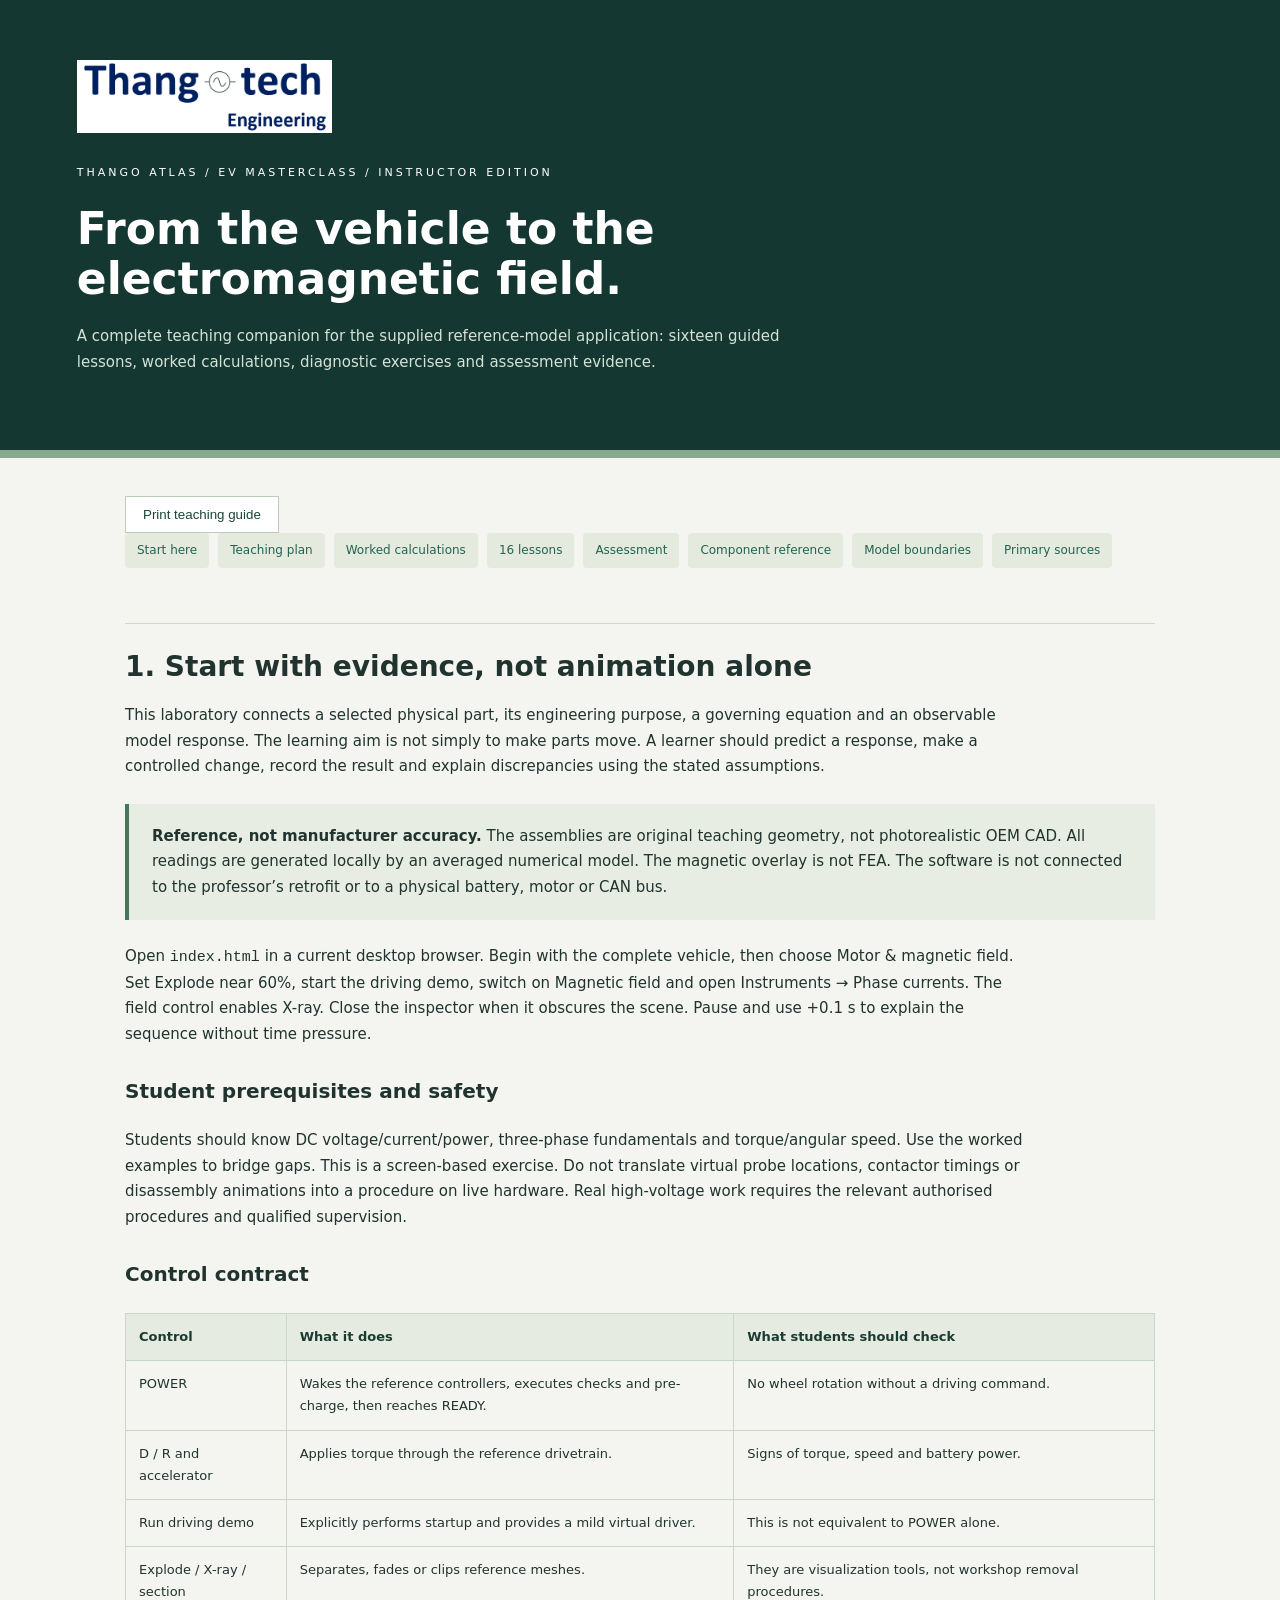
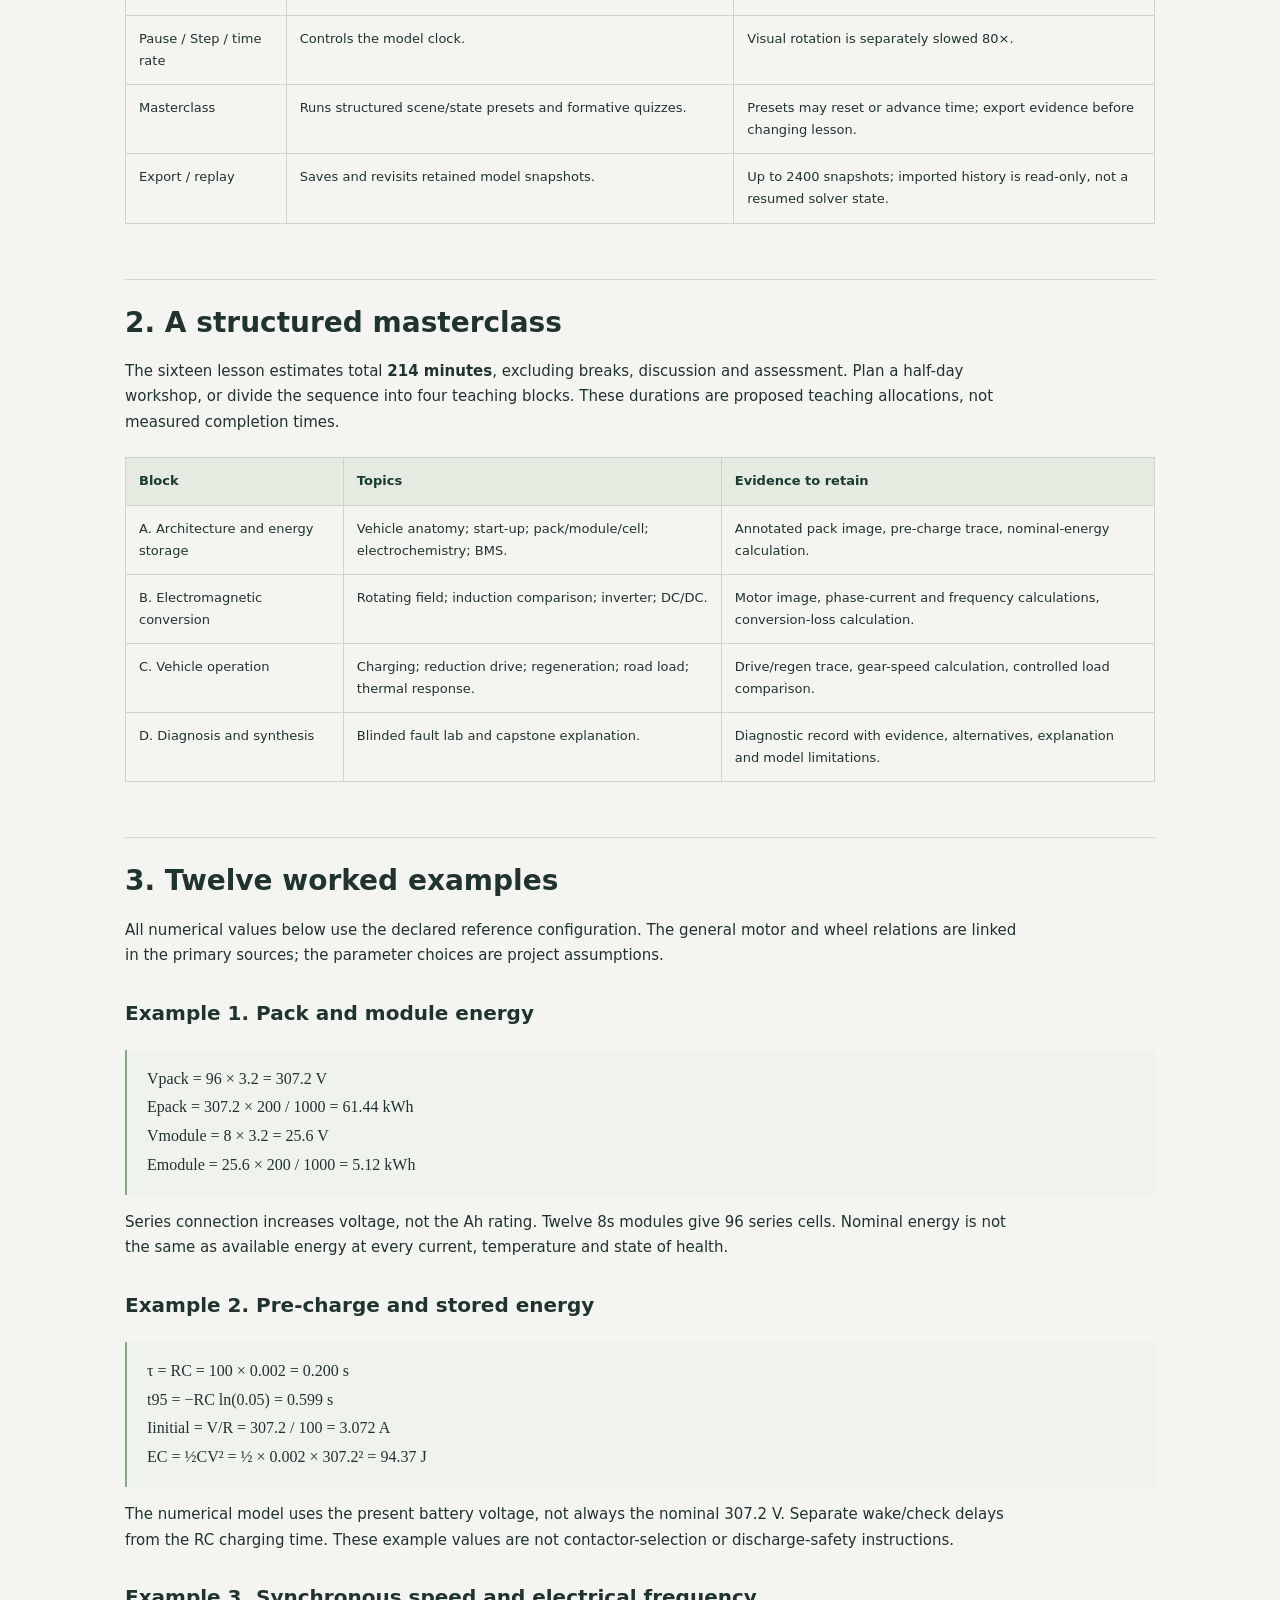
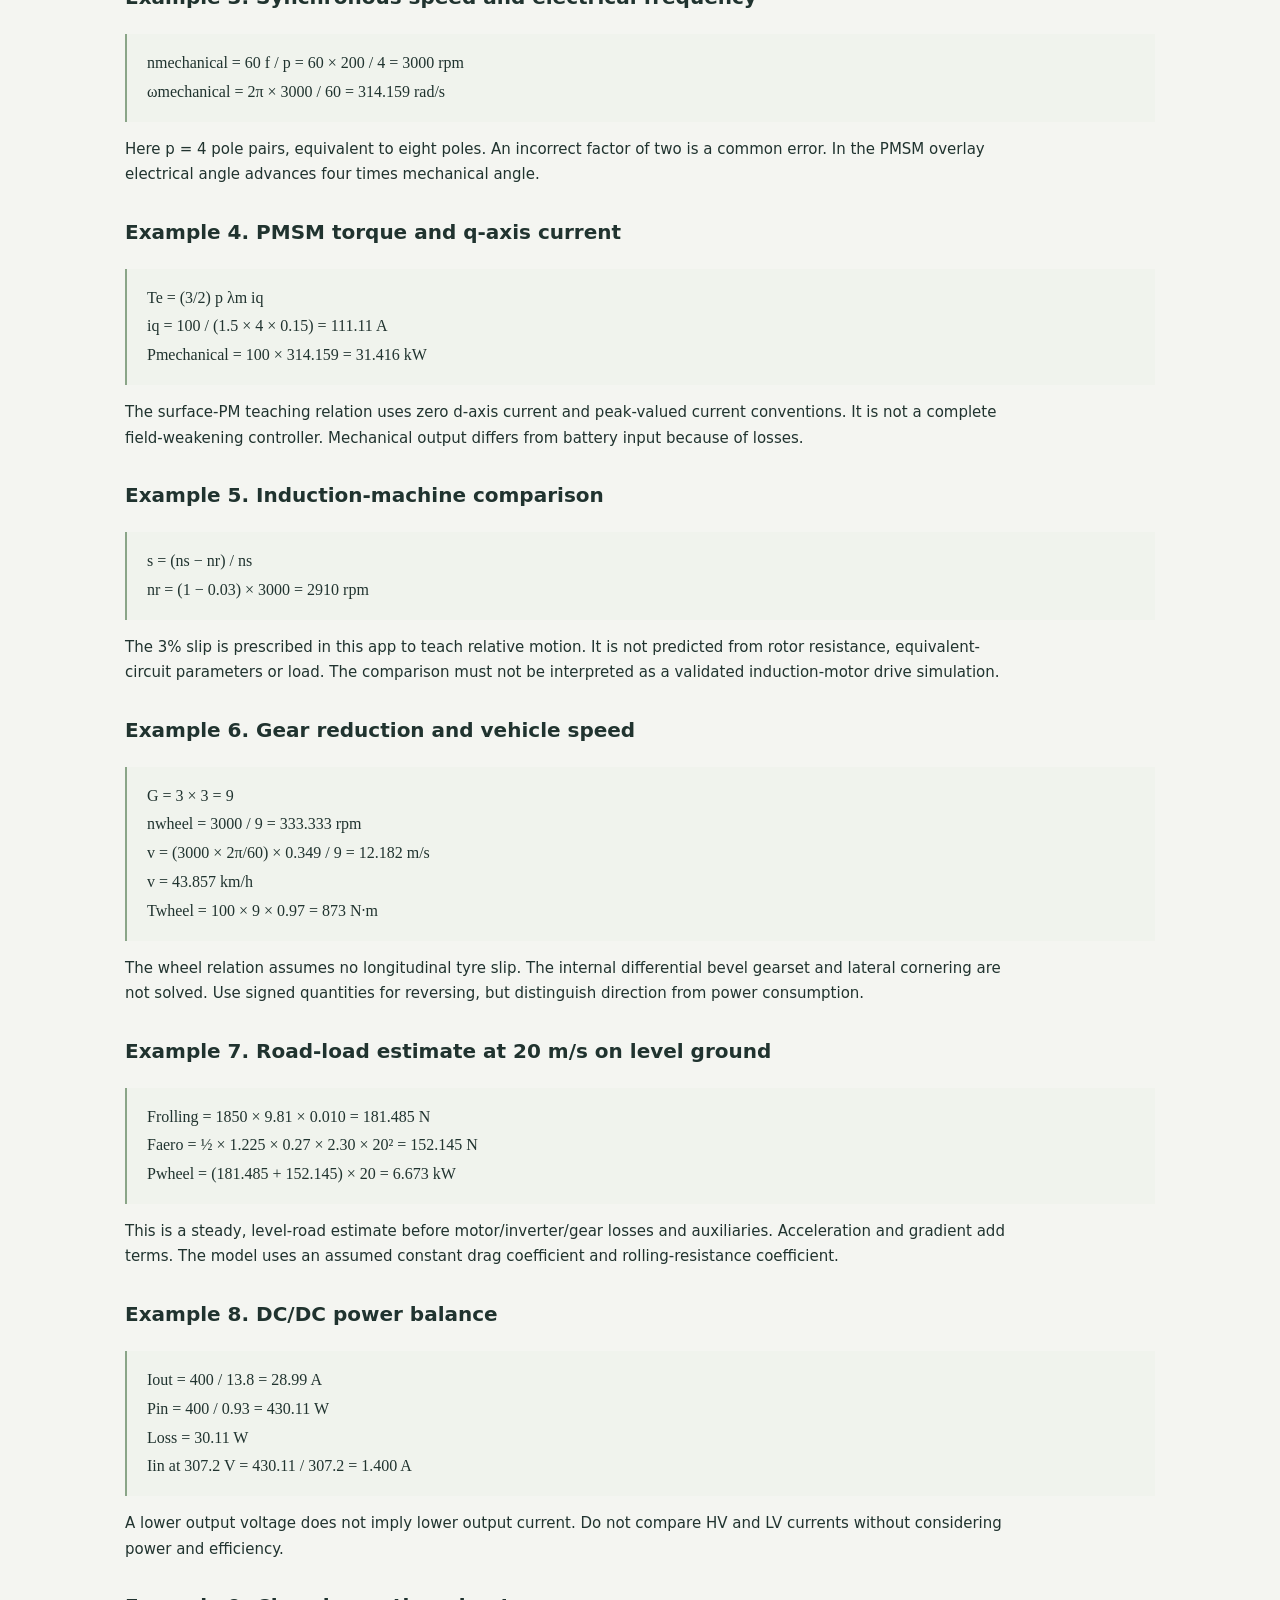
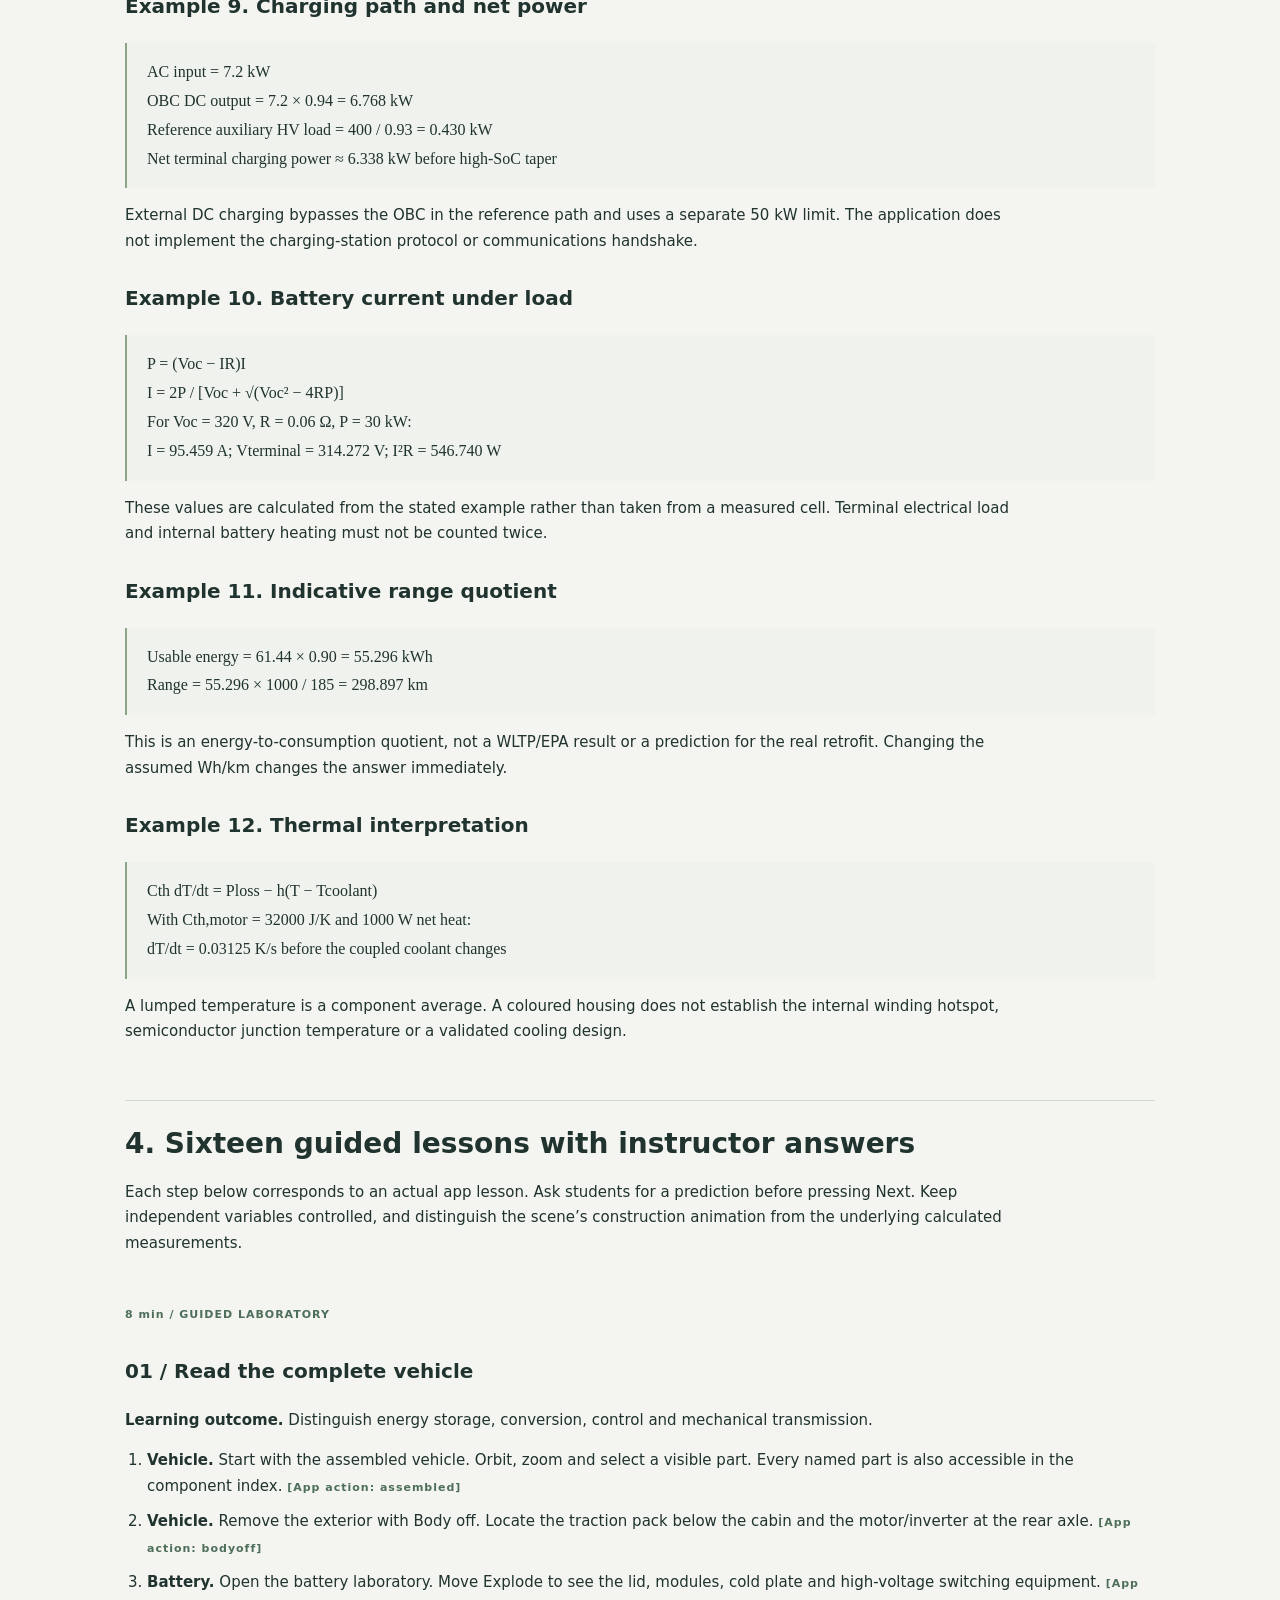
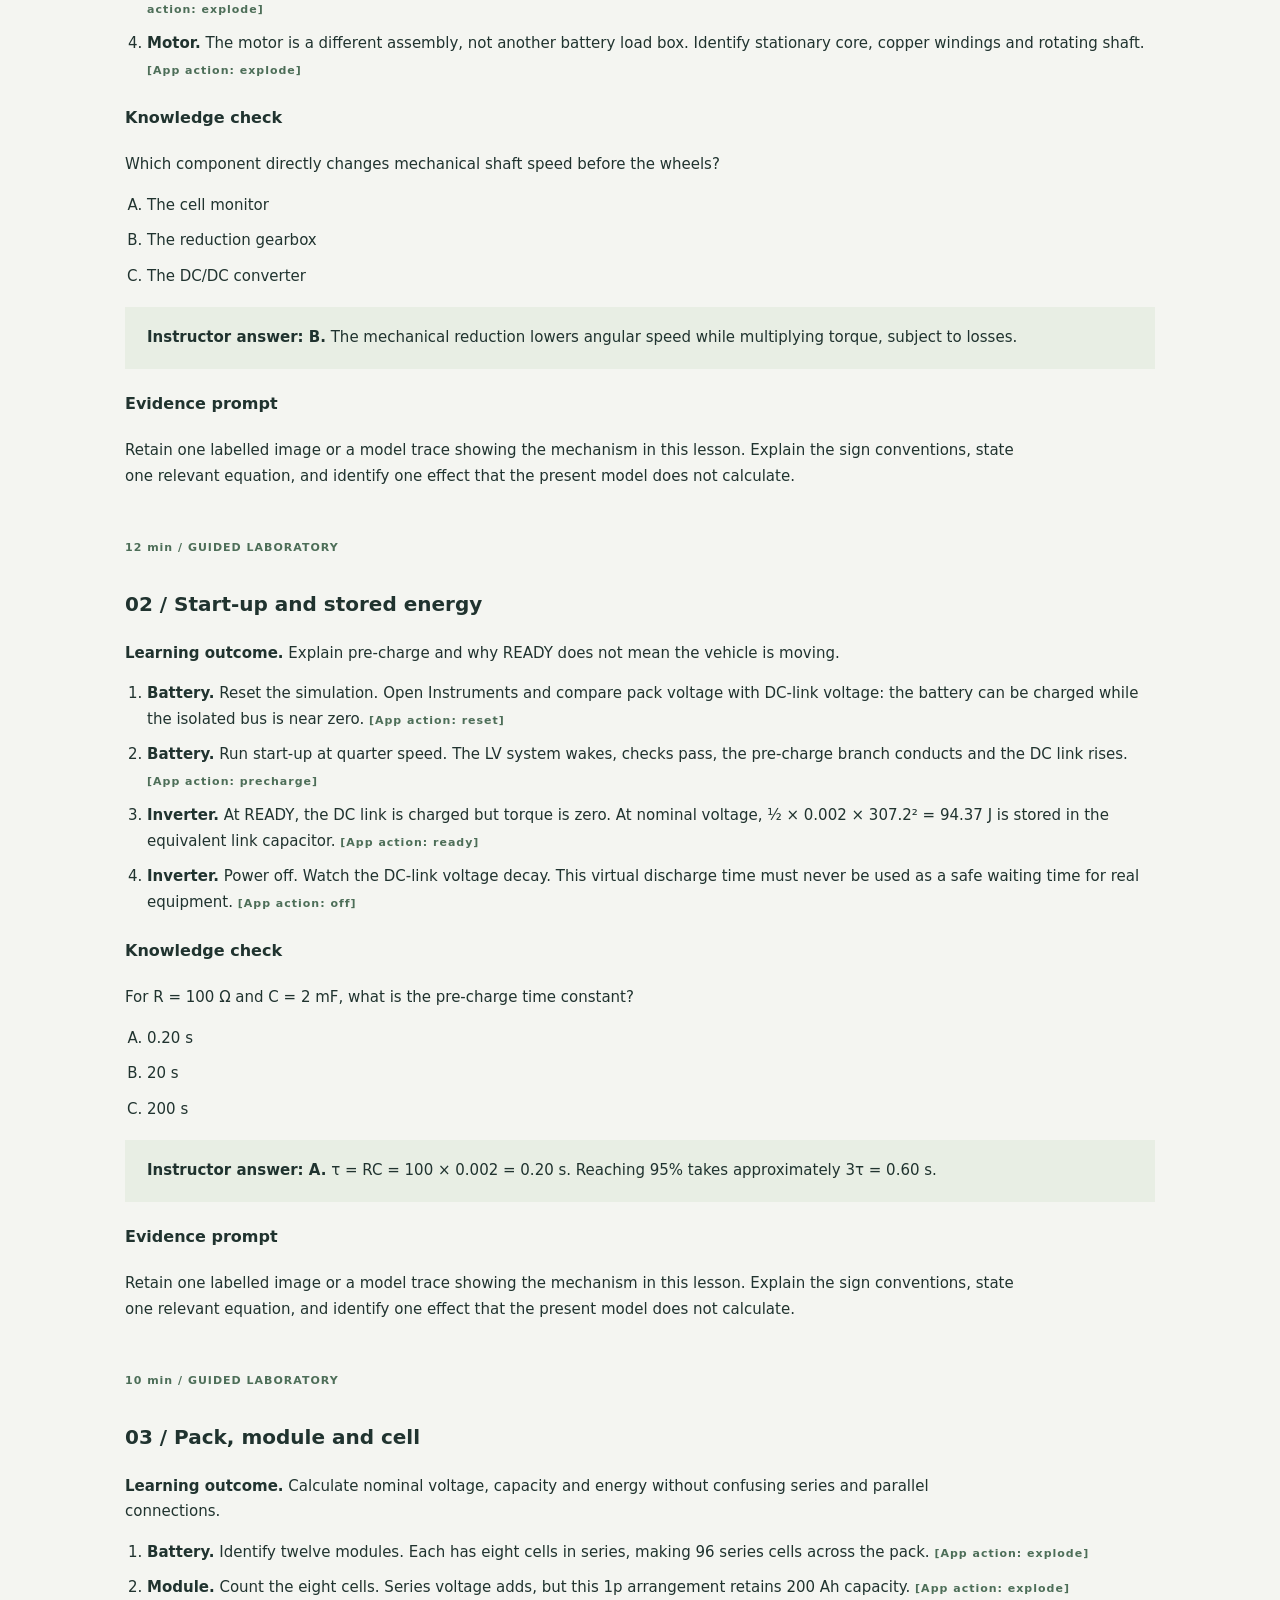
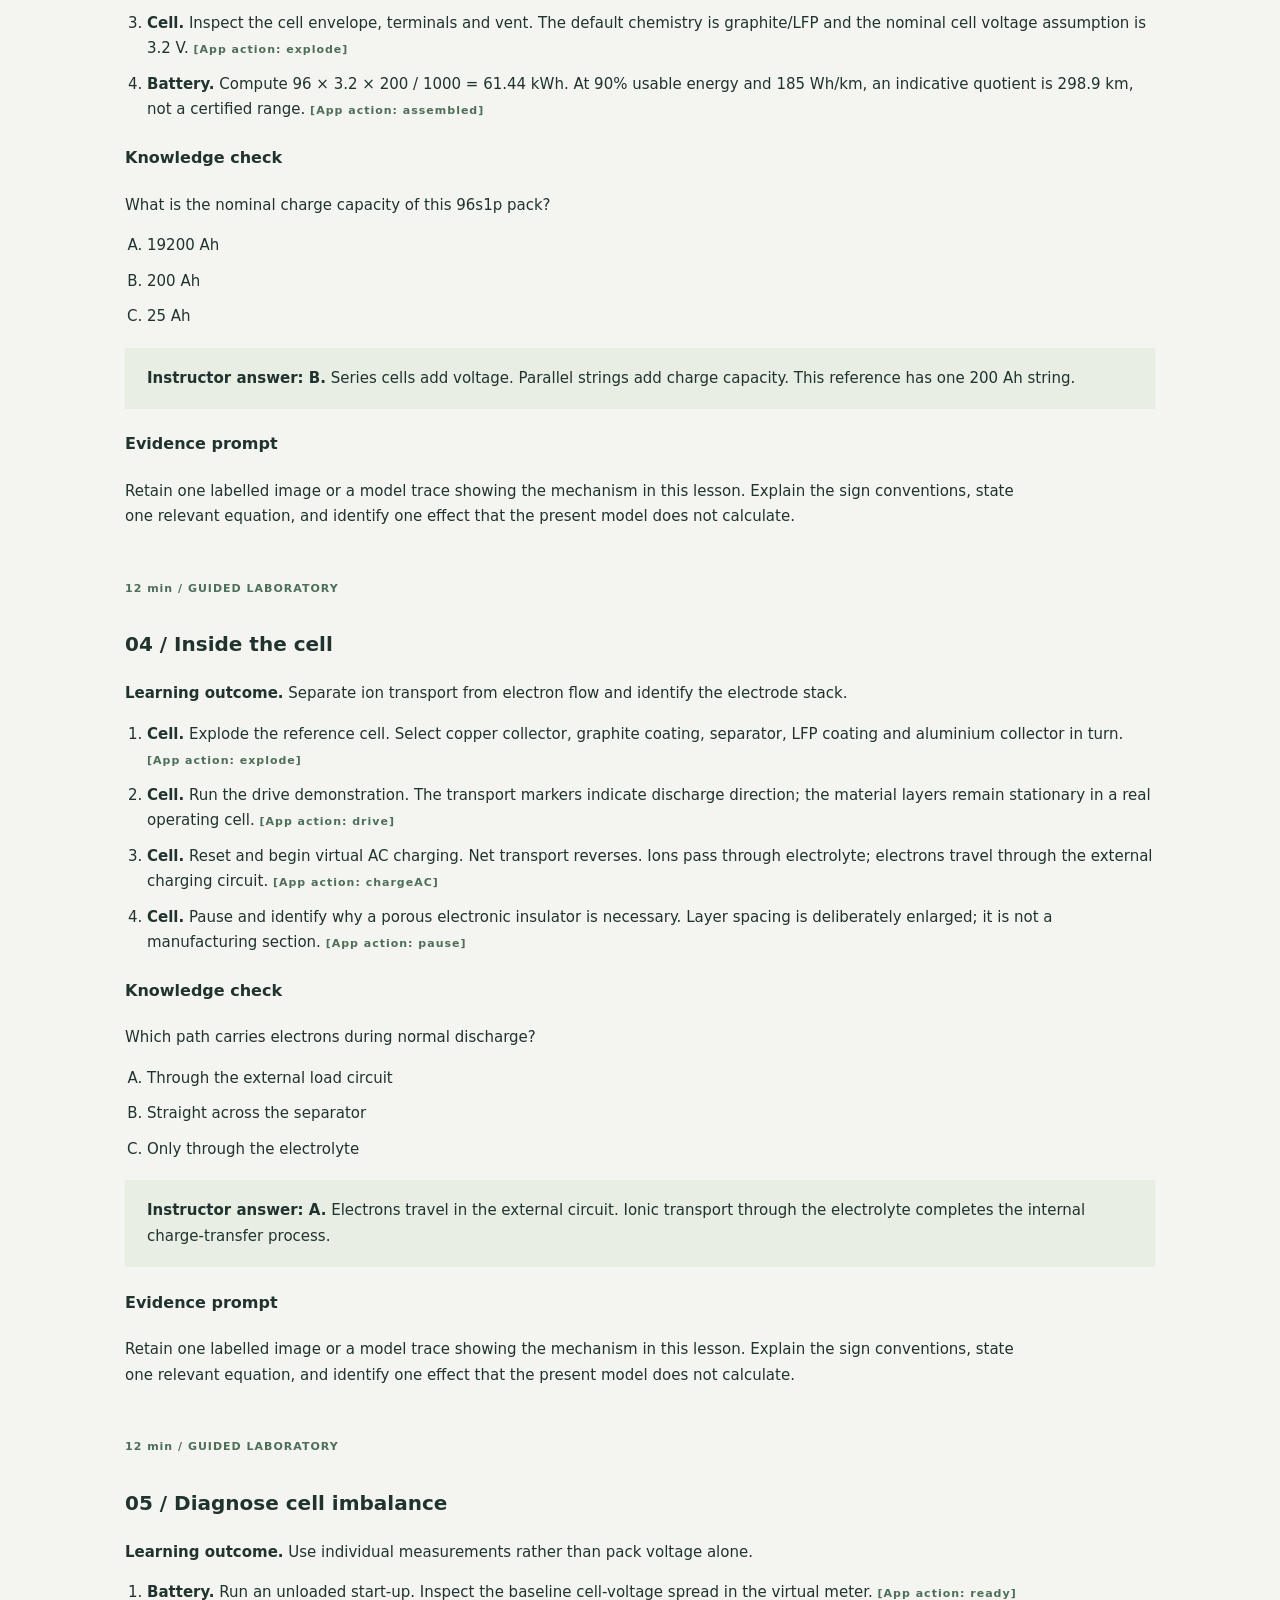
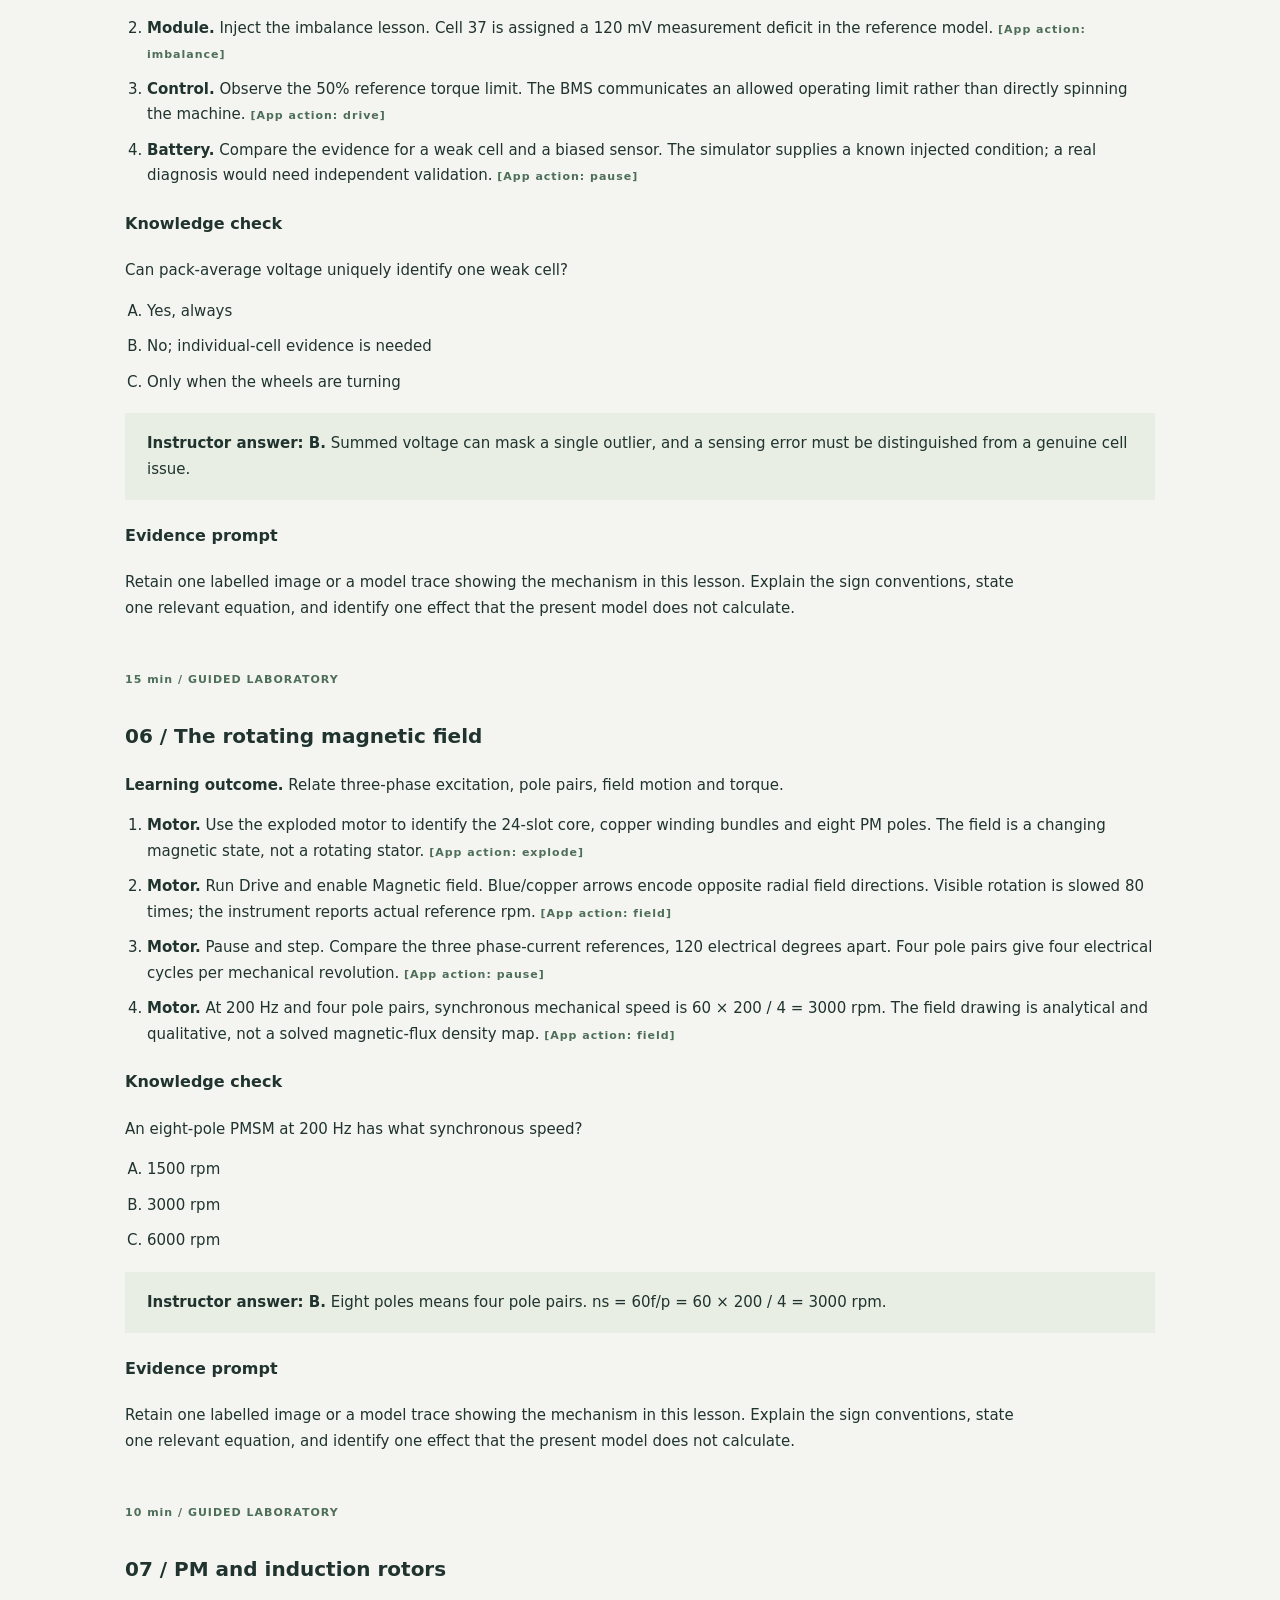
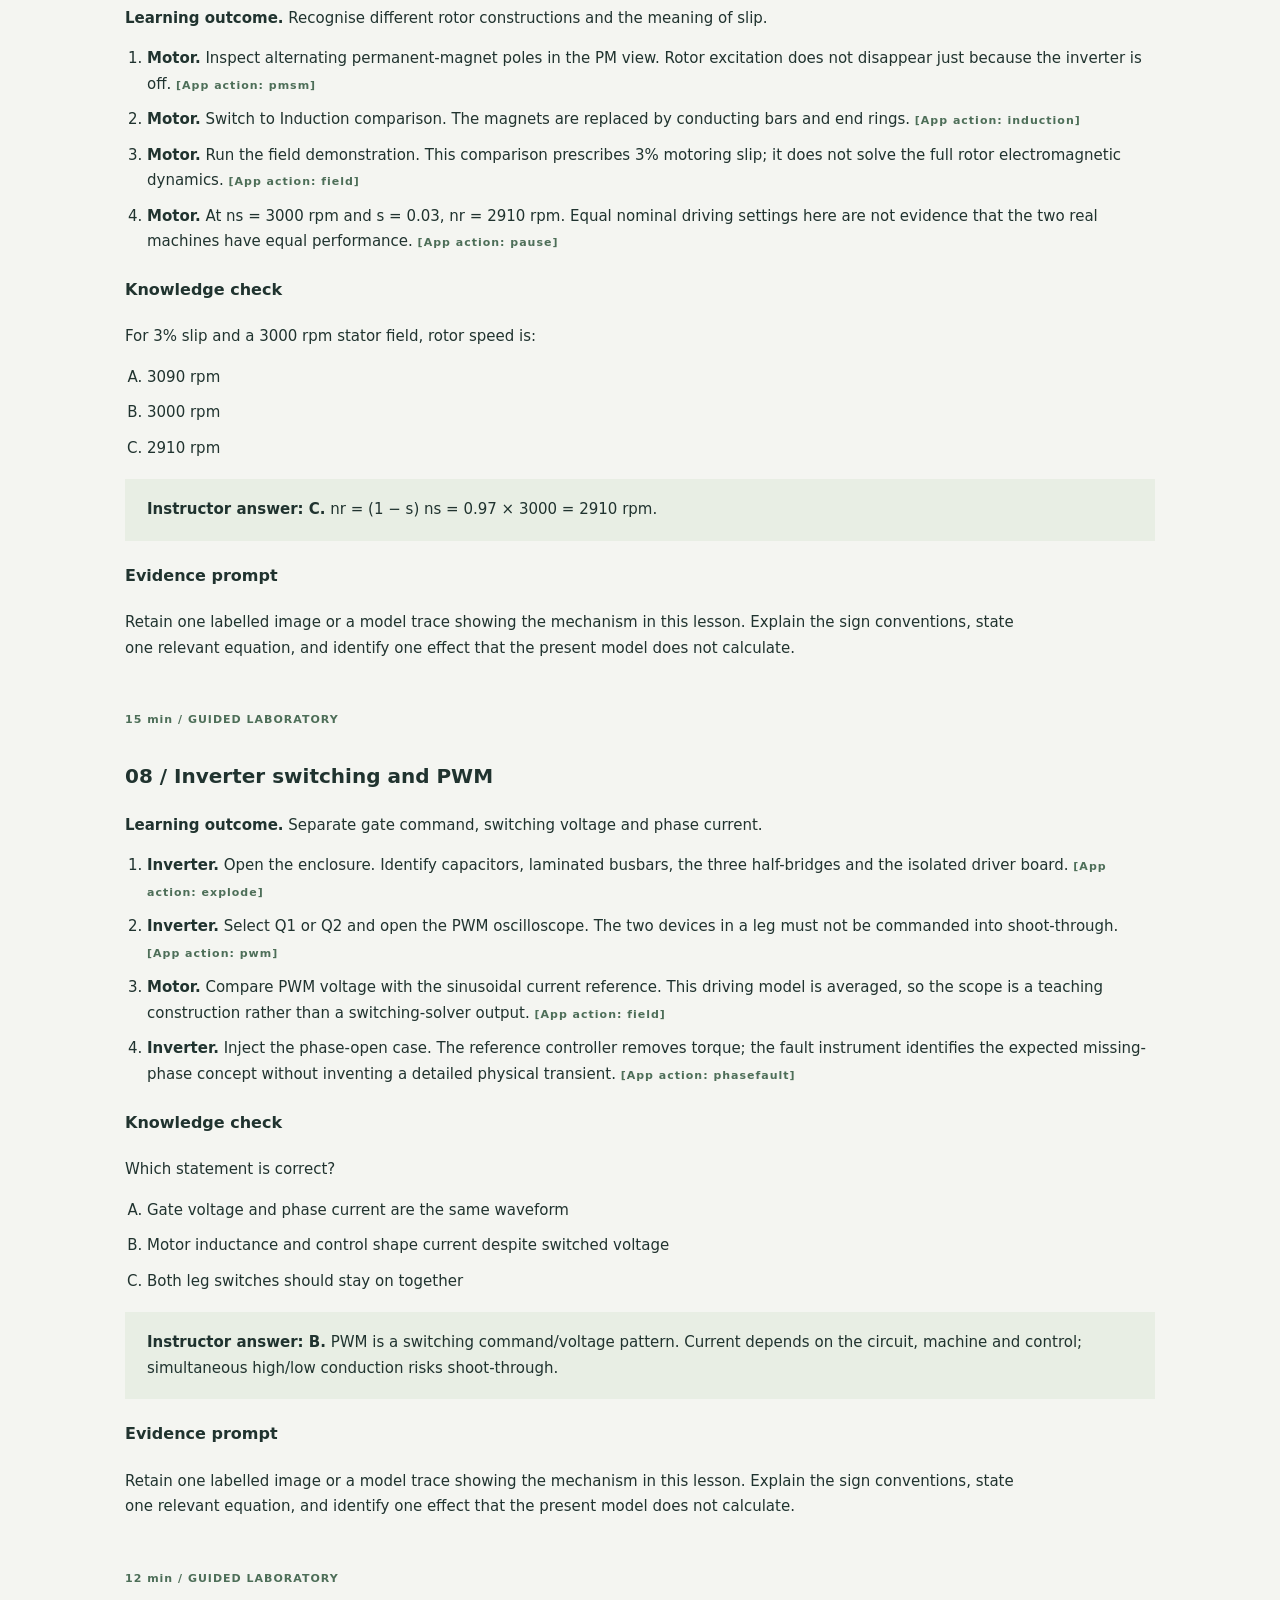
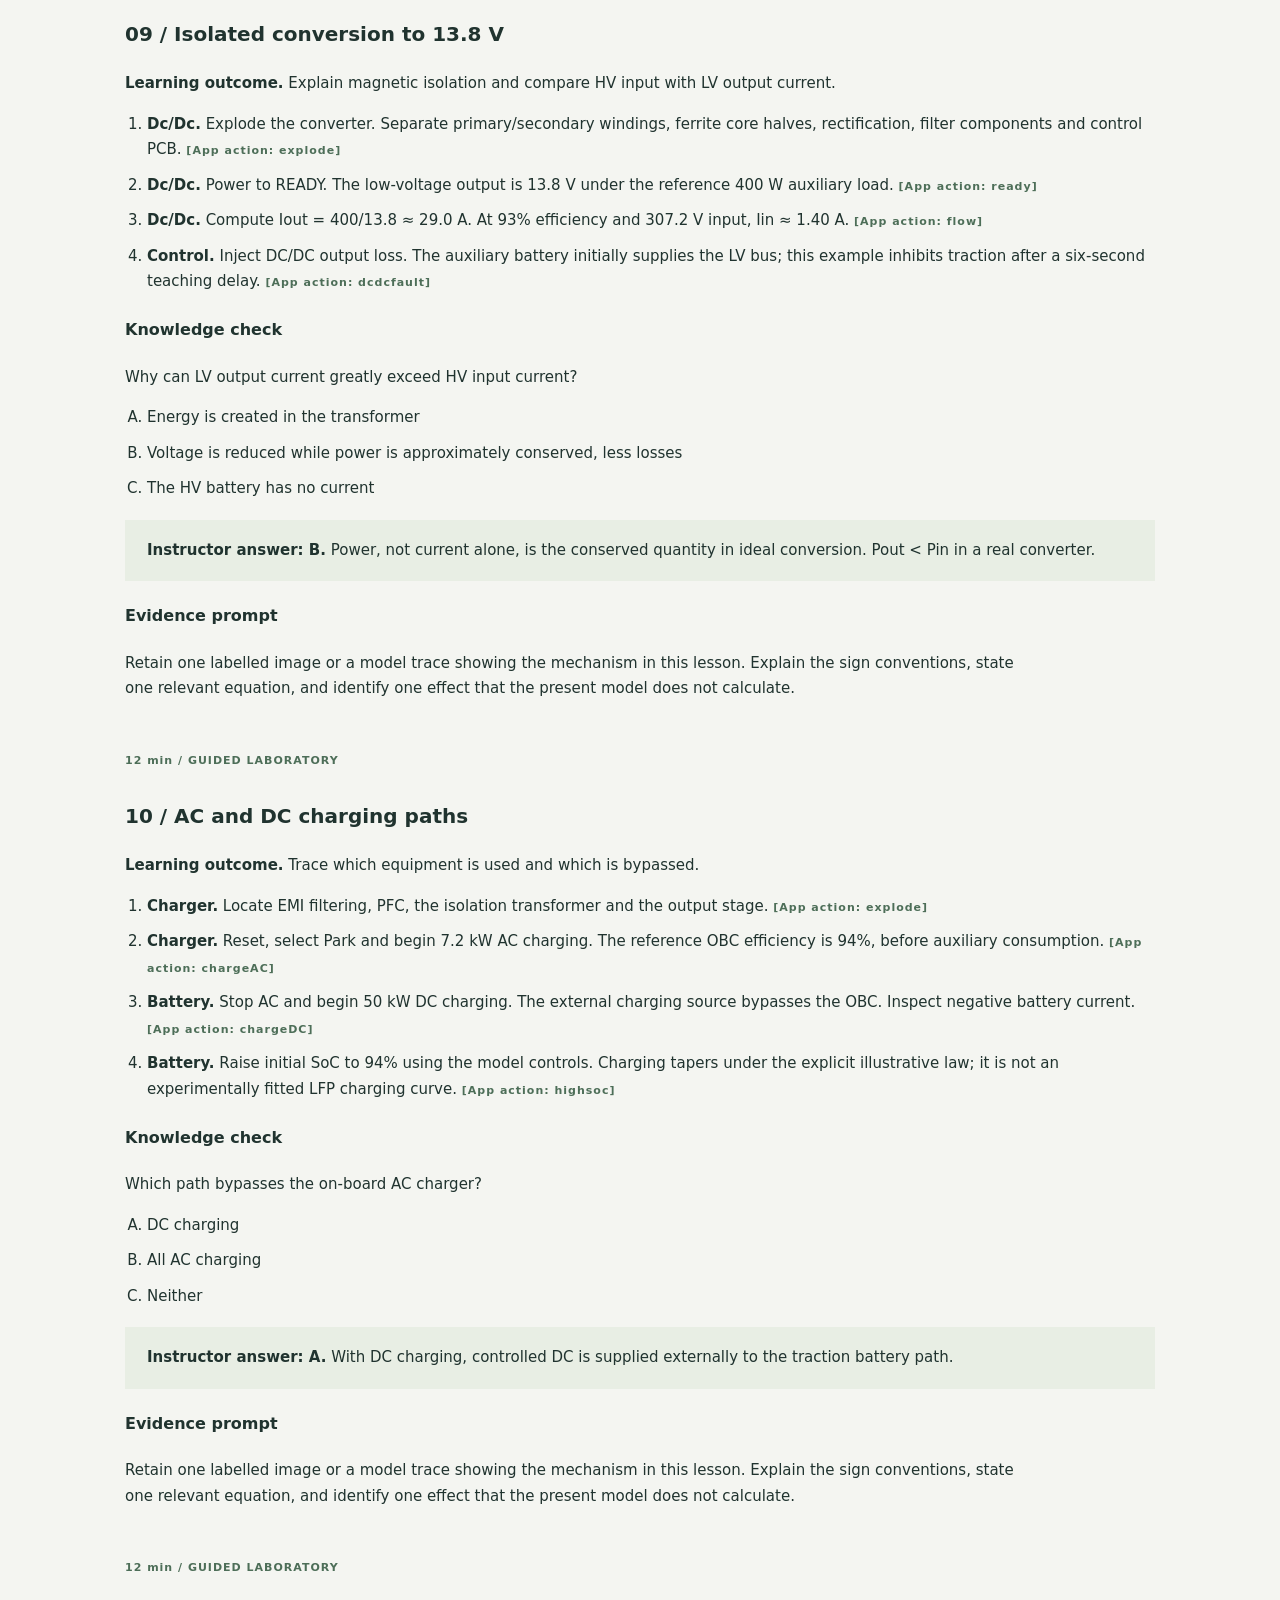
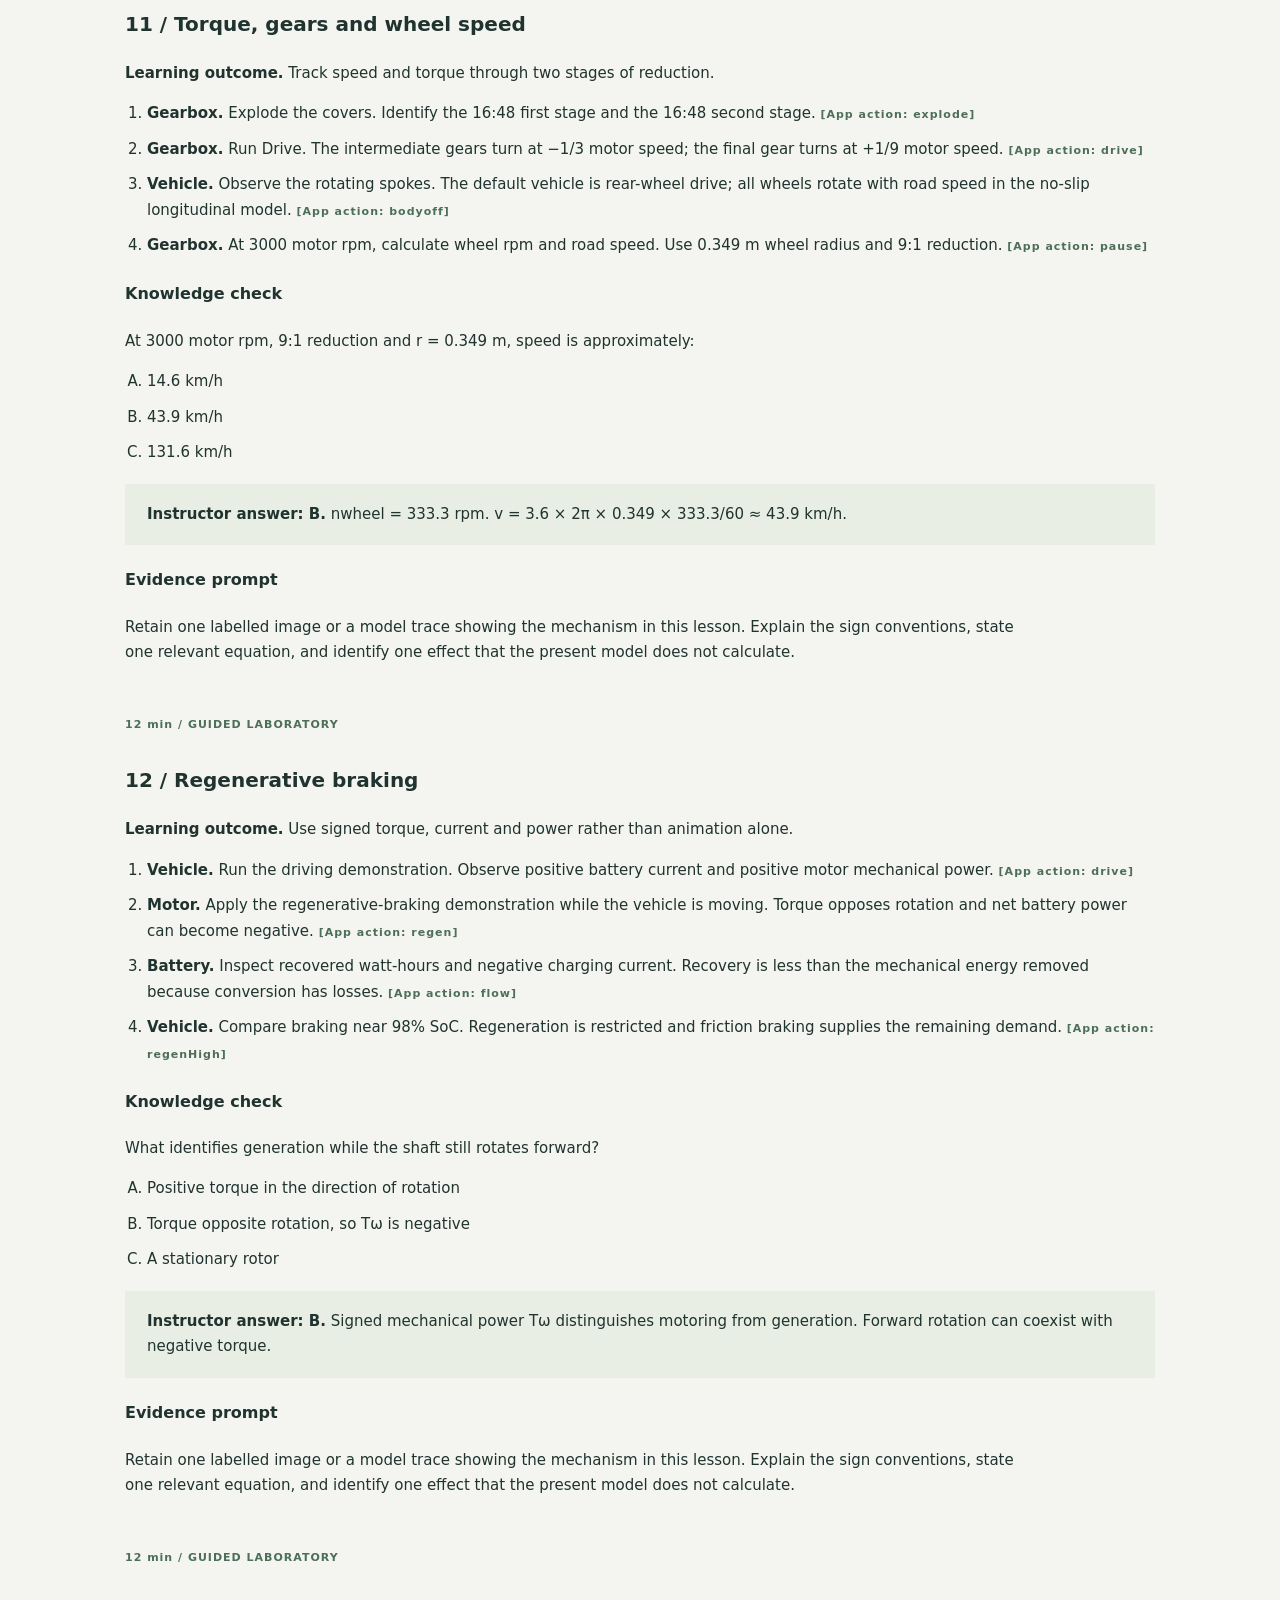
<file: MASTERCLASS_TEACHING_GUIDE.html>
<!doctype html><html lang="en"><head><meta charset="utf-8"><meta name="viewport" content="width=device-width,initial-scale=1"><title>THANGO ATLAS EV | Masterclass Teaching Guide</title><style>*{box-sizing:border-box}html{scroll-behavior:smooth}body{margin:0;background:#f4f5f1;color:#20332f;font:15px/1.7 system-ui,-apple-system,Segoe UI,sans-serif}header{background:#153731;color:#fff;padding:60px max(6vw,24px);border-bottom:8px solid #87aa8d}header small{letter-spacing:3px;font-size:11px}h1{font-size:44px;line-height:1.14;max-width:850px;margin:20px 0}header p{max-width:720px;color:#d4e2d6}main{max-width:1100px;margin:auto;padding:38px 35px 80px}h2{margin:55px 0 18px;font-size:28px;border-top:1px solid #ced9ce;padding-top:25px;line-height:1.3}h3{font-size:20px;margin-top:27px}h4{font-size:16px}p{max-width:900px}a{color:#236351}table{width:100%;border-collapse:collapse;margin:22px 0;font-size:13px}th,td{padding:12px 13px;border:1px solid #cbd6cb;vertical-align:top;text-align:left}th{background:#e5ebe1;color:#193b31}.tag{font-size:11px;letter-spacing:1px;font-weight:700;color:#4d6e58}.note{padding:20px 23px;background:#e7ede2;border-left:4px solid #47765b;margin:24px 0}.equation{padding:15px 20px;background:#f0f3ed;font:16px/1.8 Georgia,serif;white-space:pre-wrap;border-left:2px solid #8aa588}nav{display:flex;flex-wrap:wrap;gap:9px;margin-bottom:30px}nav a{padding:7px 12px;background:#e5eade;border-radius:4px;text-decoration:none;font-size:12px}ol{padding-left:22px}li{margin-bottom:10px}.lesson{margin:45px 0;break-inside:auto}.answer{background:#e8eee4;padding:18px 22px;margin-top:18px}figure{margin:28px 0}figure img{width:100%;border:1px solid #dce3d7;border-radius:6px}figcaption{font-size:12px;color:#56685a;margin-top:8px}.grid{display:grid;grid-template-columns:1fr 1fr;gap:20px}.score td:first-child{width:70%}.print{background:#fff;border:1px solid #bccbbb;padding:10px 17px;color:#194737;cursor:pointer}footer{border-top:1px solid #c6d5c5;margin-top:50px;padding-top:20px;font-size:12px;color:#657963}.reference{font-size:12px}details{padding:12px 0}summary{font-weight:600;cursor:pointer}.worksheet{min-height:80px;background:#fff;border:1px dashed #adbfab;padding:15px;margin:12px 0}@media(max-width:650px){h1{font-size:32px}main{padding:25px 19px}.grid{display:block}table{font-size:11px}th,td{padding:8px}}@media print{body{background:white;font-size:11px}header{padding:22px;color:#18392e;background:#f2f5f0}header p{color:#304a3b}main{padding:15px;max-width:none}nav,.print{display:none}h1{font-size:29px}h2{font-size:22px;break-before:page}h3{break-after:avoid}figure{break-inside:avoid}a{color:inherit}table{font-size:10px}details{display:block}summary{list-style:none}.lesson{break-before:page}}
</style></head><body><header><img src="assets/thangotech-engineering-logo.png" alt="Thangotech Engineering" width="646" height="184" style="width:255px;max-width:85%;height:auto;display:block;margin:0 0 26px;background:#fff"><small>THANGO ATLAS / EV MASTERCLASS / INSTRUCTOR EDITION</small><h1>From the vehicle to the electromagnetic field.</h1><p>A complete teaching companion for the supplied reference-model application: sixteen guided lessons, worked calculations, diagnostic exercises and assessment evidence.</p></header><main><button class="print" onclick="window.print()">Print teaching guide</button><nav><a href="#start">Start here</a><a href="#schedule">Teaching plan</a><a href="#worked">Worked calculations</a><a href="#lessons">16 lessons</a><a href="#assessment">Assessment</a><a href="#components">Component reference</a><a href="#boundaries">Model boundaries</a><a href="#sources">Primary sources</a></nav>
<h2 id="start">1. Start with evidence, not animation alone</h2><p>This laboratory connects a selected physical part, its engineering purpose, a governing equation and an observable model response. The learning aim is not simply to make parts move. A learner should predict a response, make a controlled change, record the result and explain discrepancies using the stated assumptions.</p><div class="note"><strong>Reference, not manufacturer accuracy.</strong> The assemblies are original teaching geometry, not photorealistic OEM CAD. All readings are generated locally by an averaged numerical model. The magnetic overlay is not FEA. The software is not connected to the professor’s retrofit or to a physical battery, motor or CAN bus.</div><p>Open <code>index.html</code> in a current desktop browser. Begin with the complete vehicle, then choose Motor &amp; magnetic field. Set Explode near 60%, start the driving demo, switch on Magnetic field and open Instruments → Phase currents. The field control enables X-ray. Close the inspector when it obscures the scene. Pause and use +0.1 s to explain the sequence without time pressure.</p><h3>Student prerequisites and safety</h3><p>Students should know DC voltage/current/power, three-phase fundamentals and torque/angular speed. Use the worked examples to bridge gaps. This is a screen-based exercise. Do not translate virtual probe locations, contactor timings or disassembly animations into a procedure on live hardware. Real high-voltage work requires the relevant authorised procedures and qualified supervision.</p><h3>Control contract</h3><table><tr><th>Control</th><th>What it does</th><th>What students should check</th></tr><tr><td>POWER</td><td>Wakes the reference controllers, executes checks and pre-charge, then reaches READY.</td><td>No wheel rotation without a driving command.</td></tr><tr><td>D / R and accelerator</td><td>Applies torque through the reference drivetrain.</td><td>Signs of torque, speed and battery power.</td></tr><tr><td>Run driving demo</td><td>Explicitly performs startup and provides a mild virtual driver.</td><td>This is not equivalent to POWER alone.</td></tr><tr><td>Explode / X-ray / section</td><td>Separates, fades or clips reference meshes.</td><td>They are visualization tools, not workshop removal procedures.</td></tr><tr><td>Pause / Step / time rate</td><td>Controls the model clock.</td><td>Visual rotation is separately slowed 80×.</td></tr><tr><td>Masterclass</td><td>Runs structured scene/state presets and formative quizzes.</td><td>Presets may reset or advance time; export evidence before changing lesson.</td></tr><tr><td>Export / replay</td><td>Saves and revisits retained model snapshots.</td><td>Up to 2400 snapshots; imported history is read-only, not a resumed solver state.</td></tr></table><h2 id="schedule">2. A structured masterclass</h2><p>The sixteen lesson estimates total <strong>214 minutes</strong>, excluding breaks, discussion and assessment. Plan a half-day workshop, or divide the sequence into four teaching blocks. These durations are proposed teaching allocations, not measured completion times.</p><table><tr><th>Block</th><th>Topics</th><th>Evidence to retain</th></tr><tr><td>A. Architecture and energy storage</td><td>Vehicle anatomy; start-up; pack/module/cell; electrochemistry; BMS.</td><td>Annotated pack image, pre-charge trace, nominal-energy calculation.</td></tr><tr><td>B. Electromagnetic conversion</td><td>Rotating field; induction comparison; inverter; DC/DC.</td><td>Motor image, phase-current and frequency calculations, conversion-loss calculation.</td></tr><tr><td>C. Vehicle operation</td><td>Charging; reduction drive; regeneration; road load; thermal response.</td><td>Drive/regen trace, gear-speed calculation, controlled load comparison.</td></tr><tr><td>D. Diagnosis and synthesis</td><td>Blinded fault lab and capstone explanation.</td><td>Diagnostic record with evidence, alternatives, explanation and model limitations.</td></tr></table><h2 id="worked">3. Twelve worked examples</h2><p>All numerical values below use the declared reference configuration. The general motor and wheel relations are linked in the primary sources; the parameter choices are project assumptions.</p><h3>Example 1. Pack and module energy</h3><div class="equation">Vpack = 96 × 3.2 = 307.2 V
Epack = 307.2 × 200 / 1000 = 61.44 kWh
Vmodule = 8 × 3.2 = 25.6 V
Emodule = 25.6 × 200 / 1000 = 5.12 kWh</div><p>Series connection increases voltage, not the Ah rating. Twelve 8s modules give 96 series cells. Nominal energy is not the same as available energy at every current, temperature and state of health.</p><h3>Example 2. Pre-charge and stored energy</h3><div class="equation">τ = RC = 100 × 0.002 = 0.200 s
t95 = −RC ln(0.05) = 0.599 s
Iinitial = V/R = 307.2 / 100 = 3.072 A
EC = ½CV² = ½ × 0.002 × 307.2² = 94.37 J</div><p>The numerical model uses the present battery voltage, not always the nominal 307.2 V. Separate wake/check delays from the RC charging time. These example values are not contactor-selection or discharge-safety instructions.</p><h3>Example 3. Synchronous speed and electrical frequency</h3><div class="equation">nmechanical = 60 f / p = 60 × 200 / 4 = 3000 rpm
ωmechanical = 2π × 3000 / 60 = 314.159 rad/s</div><p>Here p = 4 pole pairs, equivalent to eight poles. An incorrect factor of two is a common error. In the PMSM overlay electrical angle advances four times mechanical angle.</p><h3>Example 4. PMSM torque and q-axis current</h3><div class="equation">Te = (3/2) p λm iq
iq = 100 / (1.5 × 4 × 0.15) = 111.11 A
Pmechanical = 100 × 314.159 = 31.416 kW</div><p>The surface-PM teaching relation uses zero d-axis current and peak-valued current conventions. It is not a complete field-weakening controller. Mechanical output differs from battery input because of losses.</p><h3>Example 5. Induction-machine comparison</h3><div class="equation">s = (ns − nr) / ns
nr = (1 − 0.03) × 3000 = 2910 rpm</div><p>The 3% slip is prescribed in this app to teach relative motion. It is not predicted from rotor resistance, equivalent-circuit parameters or load. The comparison must not be interpreted as a validated induction-motor drive simulation.</p><h3>Example 6. Gear reduction and vehicle speed</h3><div class="equation">G = 3 × 3 = 9
nwheel = 3000 / 9 = 333.333 rpm
v = (3000 × 2π/60) × 0.349 / 9 = 12.182 m/s
v = 43.857 km/h
Twheel = 100 × 9 × 0.97 = 873 N·m</div><p>The wheel relation assumes no longitudinal tyre slip. The internal differential bevel gearset and lateral cornering are not solved. Use signed quantities for reversing, but distinguish direction from power consumption.</p><h3>Example 7. Road-load estimate at 20 m/s on level ground</h3><div class="equation">Frolling = 1850 × 9.81 × 0.010 = 181.485 N
Faero = ½ × 1.225 × 0.27 × 2.30 × 20² = 152.145 N
Pwheel = (181.485 + 152.145) × 20 = 6.673 kW</div><p>This is a steady, level-road estimate before motor/inverter/gear losses and auxiliaries. Acceleration and gradient add terms. The model uses an assumed constant drag coefficient and rolling-resistance coefficient.</p><h3>Example 8. DC/DC power balance</h3><div class="equation">Iout = 400 / 13.8 = 28.99 A
Pin = 400 / 0.93 = 430.11 W
Loss = 30.11 W
Iin at 307.2 V = 430.11 / 307.2 = 1.400 A</div><p>A lower output voltage does not imply lower output current. Do not compare HV and LV currents without considering power and efficiency.</p><h3>Example 9. Charging path and net power</h3><div class="equation">AC input = 7.2 kW
OBC DC output = 7.2 × 0.94 = 6.768 kW
Reference auxiliary HV load = 400 / 0.93 = 0.430 kW
Net terminal charging power ≈ 6.338 kW before high-SoC taper</div><p>External DC charging bypasses the OBC in the reference path and uses a separate 50 kW limit. The application does not implement the charging-station protocol or communications handshake.</p><h3>Example 10. Battery current under load</h3><div class="equation">P = (Voc − IR)I
I = 2P / [Voc + √(Voc² − 4RP)]
For Voc = 320 V, R = 0.06 Ω, P = 30 kW:
I = 95.459 A; Vterminal = 314.272 V; I²R = 546.740 W</div><p>These values are calculated from the stated example rather than taken from a measured cell. Terminal electrical load and internal battery heating must not be counted twice.</p><h3>Example 11. Indicative range quotient</h3><div class="equation">Usable energy = 61.44 × 0.90 = 55.296 kWh
Range = 55.296 × 1000 / 185 = 298.897 km</div><p>This is an energy-to-consumption quotient, not a WLTP/EPA result or a prediction for the real retrofit. Changing the assumed Wh/km changes the answer immediately.</p><h3>Example 12. Thermal interpretation</h3><div class="equation">Cth dT/dt = Ploss − h(T − Tcoolant)
With Cth,motor = 32000 J/K and 1000 W net heat:
dT/dt = 0.03125 K/s before the coupled coolant changes</div><p>A lumped temperature is a component average. A coloured housing does not establish the internal winding hotspot, semiconductor junction temperature or a validated cooling design.</p><h2 id="lessons">4. Sixteen guided lessons with instructor answers</h2><p>Each step below corresponds to an actual app lesson. Ask students for a prediction before pressing Next. Keep independent variables controlled, and distinguish the scene’s construction animation from the underlying calculated measurements.</p><article class="lesson" id="lesson-orientation"><span class="tag">8 min / GUIDED LABORATORY</span><h3>01 / Read the complete vehicle</h3><p><strong>Learning outcome.</strong> Distinguish energy storage, conversion, control and mechanical transmission.</p><ol><li><strong>Vehicle.</strong> Start with the assembled vehicle. Orbit, zoom and select a visible part. Every named part is also accessible in the component index. <span class="tag">[App action: assembled]</span></li><li><strong>Vehicle.</strong> Remove the exterior with Body off. Locate the traction pack below the cabin and the motor/inverter at the rear axle. <span class="tag">[App action: bodyoff]</span></li><li><strong>Battery.</strong> Open the battery laboratory. Move Explode to see the lid, modules, cold plate and high-voltage switching equipment. <span class="tag">[App action: explode]</span></li><li><strong>Motor.</strong> The motor is a different assembly, not another battery load box. Identify stationary core, copper windings and rotating shaft. <span class="tag">[App action: explode]</span></li></ol><h4>Knowledge check</h4><p>Which component directly changes mechanical shaft speed before the wheels?</p><ol type="A"><li>The cell monitor</li><li>The reduction gearbox</li><li>The DC/DC converter</li></ol><div class="answer"><strong>Instructor answer: B.</strong> The mechanical reduction lowers angular speed while multiplying torque, subject to losses.</div><h4>Evidence prompt</h4><p>Retain one labelled image or a model trace showing the mechanism in this lesson. Explain the sign conventions, state one relevant equation, and identify one effect that the present model does not calculate.</p></article><article class="lesson" id="lesson-startup"><span class="tag">12 min / GUIDED LABORATORY</span><h3>02 / Start-up and stored energy</h3><p><strong>Learning outcome.</strong> Explain pre-charge and why READY does not mean the vehicle is moving.</p><ol><li><strong>Battery.</strong> Reset the simulation. Open Instruments and compare pack voltage with DC-link voltage: the battery can be charged while the isolated bus is near zero. <span class="tag">[App action: reset]</span></li><li><strong>Battery.</strong> Run start-up at quarter speed. The LV system wakes, checks pass, the pre-charge branch conducts and the DC link rises. <span class="tag">[App action: precharge]</span></li><li><strong>Inverter.</strong> At READY, the DC link is charged but torque is zero. At nominal voltage, ½ × 0.002 × 307.2² = 94.37 J is stored in the equivalent link capacitor. <span class="tag">[App action: ready]</span></li><li><strong>Inverter.</strong> Power off. Watch the DC-link voltage decay. This virtual discharge time must never be used as a safe waiting time for real equipment. <span class="tag">[App action: off]</span></li></ol><h4>Knowledge check</h4><p>For R = 100 Ω and C = 2 mF, what is the pre-charge time constant?</p><ol type="A"><li>0.20 s</li><li>20 s</li><li>200 s</li></ol><div class="answer"><strong>Instructor answer: A.</strong> τ = RC = 100 × 0.002 = 0.20 s. Reaching 95% takes approximately 3τ = 0.60 s.</div><h4>Evidence prompt</h4><p>Retain one labelled image or a model trace showing the mechanism in this lesson. Explain the sign conventions, state one relevant equation, and identify one effect that the present model does not calculate.</p></article><article class="lesson" id="lesson-pack"><span class="tag">10 min / GUIDED LABORATORY</span><h3>03 / Pack, module and cell</h3><p><strong>Learning outcome.</strong> Calculate nominal voltage, capacity and energy without confusing series and parallel connections.</p><ol><li><strong>Battery.</strong> Identify twelve modules. Each has eight cells in series, making 96 series cells across the pack. <span class="tag">[App action: explode]</span></li><li><strong>Module.</strong> Count the eight cells. Series voltage adds, but this 1p arrangement retains 200 Ah capacity. <span class="tag">[App action: explode]</span></li><li><strong>Cell.</strong> Inspect the cell envelope, terminals and vent. The default chemistry is graphite/LFP and the nominal cell voltage assumption is 3.2 V. <span class="tag">[App action: explode]</span></li><li><strong>Battery.</strong> Compute 96 × 3.2 × 200 / 1000 = 61.44 kWh. At 90% usable energy and 185 Wh/km, an indicative quotient is 298.9 km, not a certified range. <span class="tag">[App action: assembled]</span></li></ol><h4>Knowledge check</h4><p>What is the nominal charge capacity of this 96s1p pack?</p><ol type="A"><li>19200 Ah</li><li>200 Ah</li><li>25 Ah</li></ol><div class="answer"><strong>Instructor answer: B.</strong> Series cells add voltage. Parallel strings add charge capacity. This reference has one 200 Ah string.</div><h4>Evidence prompt</h4><p>Retain one labelled image or a model trace showing the mechanism in this lesson. Explain the sign conventions, state one relevant equation, and identify one effect that the present model does not calculate.</p></article><article class="lesson" id="lesson-electrochemistry"><span class="tag">12 min / GUIDED LABORATORY</span><h3>04 / Inside the cell</h3><p><strong>Learning outcome.</strong> Separate ion transport from electron flow and identify the electrode stack.</p><ol><li><strong>Cell.</strong> Explode the reference cell. Select copper collector, graphite coating, separator, LFP coating and aluminium collector in turn. <span class="tag">[App action: explode]</span></li><li><strong>Cell.</strong> Run the drive demonstration. The transport markers indicate discharge direction; the material layers remain stationary in a real operating cell. <span class="tag">[App action: drive]</span></li><li><strong>Cell.</strong> Reset and begin virtual AC charging. Net transport reverses. Ions pass through electrolyte; electrons travel through the external charging circuit. <span class="tag">[App action: chargeAC]</span></li><li><strong>Cell.</strong> Pause and identify why a porous electronic insulator is necessary. Layer spacing is deliberately enlarged; it is not a manufacturing section. <span class="tag">[App action: pause]</span></li></ol><h4>Knowledge check</h4><p>Which path carries electrons during normal discharge?</p><ol type="A"><li>Through the external load circuit</li><li>Straight across the separator</li><li>Only through the electrolyte</li></ol><div class="answer"><strong>Instructor answer: A.</strong> Electrons travel in the external circuit. Ionic transport through the electrolyte completes the internal charge-transfer process.</div><h4>Evidence prompt</h4><p>Retain one labelled image or a model trace showing the mechanism in this lesson. Explain the sign conventions, state one relevant equation, and identify one effect that the present model does not calculate.</p></article><article class="lesson" id="lesson-bms"><span class="tag">12 min / GUIDED LABORATORY</span><h3>05 / Diagnose cell imbalance</h3><p><strong>Learning outcome.</strong> Use individual measurements rather than pack voltage alone.</p><ol><li><strong>Battery.</strong> Run an unloaded start-up. Inspect the baseline cell-voltage spread in the virtual meter. <span class="tag">[App action: ready]</span></li><li><strong>Module.</strong> Inject the imbalance lesson. Cell 37 is assigned a 120 mV measurement deficit in the reference model. <span class="tag">[App action: imbalance]</span></li><li><strong>Control.</strong> Observe the 50% reference torque limit. The BMS communicates an allowed operating limit rather than directly spinning the machine. <span class="tag">[App action: drive]</span></li><li><strong>Battery.</strong> Compare the evidence for a weak cell and a biased sensor. The simulator supplies a known injected condition; a real diagnosis would need independent validation. <span class="tag">[App action: pause]</span></li></ol><h4>Knowledge check</h4><p>Can pack-average voltage uniquely identify one weak cell?</p><ol type="A"><li>Yes, always</li><li>No; individual-cell evidence is needed</li><li>Only when the wheels are turning</li></ol><div class="answer"><strong>Instructor answer: B.</strong> Summed voltage can mask a single outlier, and a sensing error must be distinguished from a genuine cell issue.</div><h4>Evidence prompt</h4><p>Retain one labelled image or a model trace showing the mechanism in this lesson. Explain the sign conventions, state one relevant equation, and identify one effect that the present model does not calculate.</p></article><article class="lesson" id="lesson-field"><span class="tag">15 min / GUIDED LABORATORY</span><h3>06 / The rotating magnetic field</h3><p><strong>Learning outcome.</strong> Relate three-phase excitation, pole pairs, field motion and torque.</p><ol><li><strong>Motor.</strong> Use the exploded motor to identify the 24-slot core, copper winding bundles and eight PM poles. The field is a changing magnetic state, not a rotating stator. <span class="tag">[App action: explode]</span></li><li><strong>Motor.</strong> Run Drive and enable Magnetic field. Blue/copper arrows encode opposite radial field directions. Visible rotation is slowed 80 times; the instrument reports actual reference rpm. <span class="tag">[App action: field]</span></li><li><strong>Motor.</strong> Pause and step. Compare the three phase-current references, 120 electrical degrees apart. Four pole pairs give four electrical cycles per mechanical revolution. <span class="tag">[App action: pause]</span></li><li><strong>Motor.</strong> At 200 Hz and four pole pairs, synchronous mechanical speed is 60 × 200 / 4 = 3000 rpm. The field drawing is analytical and qualitative, not a solved magnetic-flux density map. <span class="tag">[App action: field]</span></li></ol><h4>Knowledge check</h4><p>An eight-pole PMSM at 200 Hz has what synchronous speed?</p><ol type="A"><li>1500 rpm</li><li>3000 rpm</li><li>6000 rpm</li></ol><div class="answer"><strong>Instructor answer: B.</strong> Eight poles means four pole pairs. ns = 60f/p = 60 × 200 / 4 = 3000 rpm.</div><h4>Evidence prompt</h4><p>Retain one labelled image or a model trace showing the mechanism in this lesson. Explain the sign conventions, state one relevant equation, and identify one effect that the present model does not calculate.</p></article><article class="lesson" id="lesson-induction"><span class="tag">10 min / GUIDED LABORATORY</span><h3>07 / PM and induction rotors</h3><p><strong>Learning outcome.</strong> Recognise different rotor constructions and the meaning of slip.</p><ol><li><strong>Motor.</strong> Inspect alternating permanent-magnet poles in the PM view. Rotor excitation does not disappear just because the inverter is off. <span class="tag">[App action: pmsm]</span></li><li><strong>Motor.</strong> Switch to Induction comparison. The magnets are replaced by conducting bars and end rings. <span class="tag">[App action: induction]</span></li><li><strong>Motor.</strong> Run the field demonstration. This comparison prescribes 3% motoring slip; it does not solve the full rotor electromagnetic dynamics. <span class="tag">[App action: field]</span></li><li><strong>Motor.</strong> At ns = 3000 rpm and s = 0.03, nr = 2910 rpm. Equal nominal driving settings here are not evidence that the two real machines have equal performance. <span class="tag">[App action: pause]</span></li></ol><h4>Knowledge check</h4><p>For 3% slip and a 3000 rpm stator field, rotor speed is:</p><ol type="A"><li>3090 rpm</li><li>3000 rpm</li><li>2910 rpm</li></ol><div class="answer"><strong>Instructor answer: C.</strong> nr = (1 − s) ns = 0.97 × 3000 = 2910 rpm.</div><h4>Evidence prompt</h4><p>Retain one labelled image or a model trace showing the mechanism in this lesson. Explain the sign conventions, state one relevant equation, and identify one effect that the present model does not calculate.</p></article><article class="lesson" id="lesson-inverter"><span class="tag">15 min / GUIDED LABORATORY</span><h3>08 / Inverter switching and PWM</h3><p><strong>Learning outcome.</strong> Separate gate command, switching voltage and phase current.</p><ol><li><strong>Inverter.</strong> Open the enclosure. Identify capacitors, laminated busbars, the three half-bridges and the isolated driver board. <span class="tag">[App action: explode]</span></li><li><strong>Inverter.</strong> Select Q1 or Q2 and open the PWM oscilloscope. The two devices in a leg must not be commanded into shoot-through. <span class="tag">[App action: pwm]</span></li><li><strong>Motor.</strong> Compare PWM voltage with the sinusoidal current reference. This driving model is averaged, so the scope is a teaching construction rather than a switching-solver output. <span class="tag">[App action: field]</span></li><li><strong>Inverter.</strong> Inject the phase-open case. The reference controller removes torque; the fault instrument identifies the expected missing-phase concept without inventing a detailed physical transient. <span class="tag">[App action: phasefault]</span></li></ol><h4>Knowledge check</h4><p>Which statement is correct?</p><ol type="A"><li>Gate voltage and phase current are the same waveform</li><li>Motor inductance and control shape current despite switched voltage</li><li>Both leg switches should stay on together</li></ol><div class="answer"><strong>Instructor answer: B.</strong> PWM is a switching command/voltage pattern. Current depends on the circuit, machine and control; simultaneous high/low conduction risks shoot-through.</div><h4>Evidence prompt</h4><p>Retain one labelled image or a model trace showing the mechanism in this lesson. Explain the sign conventions, state one relevant equation, and identify one effect that the present model does not calculate.</p></article><article class="lesson" id="lesson-dcdc"><span class="tag">12 min / GUIDED LABORATORY</span><h3>09 / Isolated conversion to 13.8 V</h3><p><strong>Learning outcome.</strong> Explain magnetic isolation and compare HV input with LV output current.</p><ol><li><strong>Dc/Dc.</strong> Explode the converter. Separate primary/secondary windings, ferrite core halves, rectification, filter components and control PCB. <span class="tag">[App action: explode]</span></li><li><strong>Dc/Dc.</strong> Power to READY. The low-voltage output is 13.8 V under the reference 400 W auxiliary load. <span class="tag">[App action: ready]</span></li><li><strong>Dc/Dc.</strong> Compute Iout = 400/13.8 ≈ 29.0 A. At 93% efficiency and 307.2 V input, Iin ≈ 1.40 A. <span class="tag">[App action: flow]</span></li><li><strong>Control.</strong> Inject DC/DC output loss. The auxiliary battery initially supplies the LV bus; this example inhibits traction after a six-second teaching delay. <span class="tag">[App action: dcdcfault]</span></li></ol><h4>Knowledge check</h4><p>Why can LV output current greatly exceed HV input current?</p><ol type="A"><li>Energy is created in the transformer</li><li>Voltage is reduced while power is approximately conserved, less losses</li><li>The HV battery has no current</li></ol><div class="answer"><strong>Instructor answer: B.</strong> Power, not current alone, is the conserved quantity in ideal conversion. Pout &lt; Pin in a real converter.</div><h4>Evidence prompt</h4><p>Retain one labelled image or a model trace showing the mechanism in this lesson. Explain the sign conventions, state one relevant equation, and identify one effect that the present model does not calculate.</p></article><article class="lesson" id="lesson-charging"><span class="tag">12 min / GUIDED LABORATORY</span><h3>10 / AC and DC charging paths</h3><p><strong>Learning outcome.</strong> Trace which equipment is used and which is bypassed.</p><ol><li><strong>Charger.</strong> Locate EMI filtering, PFC, the isolation transformer and the output stage. <span class="tag">[App action: explode]</span></li><li><strong>Charger.</strong> Reset, select Park and begin 7.2 kW AC charging. The reference OBC efficiency is 94%, before auxiliary consumption. <span class="tag">[App action: chargeAC]</span></li><li><strong>Battery.</strong> Stop AC and begin 50 kW DC charging. The external charging source bypasses the OBC. Inspect negative battery current. <span class="tag">[App action: chargeDC]</span></li><li><strong>Battery.</strong> Raise initial SoC to 94% using the model controls. Charging tapers under the explicit illustrative law; it is not an experimentally fitted LFP charging curve. <span class="tag">[App action: highsoc]</span></li></ol><h4>Knowledge check</h4><p>Which path bypasses the on-board AC charger?</p><ol type="A"><li>DC charging</li><li>All AC charging</li><li>Neither</li></ol><div class="answer"><strong>Instructor answer: A.</strong> With DC charging, controlled DC is supplied externally to the traction battery path.</div><h4>Evidence prompt</h4><p>Retain one labelled image or a model trace showing the mechanism in this lesson. Explain the sign conventions, state one relevant equation, and identify one effect that the present model does not calculate.</p></article><article class="lesson" id="lesson-drivetrain"><span class="tag">12 min / GUIDED LABORATORY</span><h3>11 / Torque, gears and wheel speed</h3><p><strong>Learning outcome.</strong> Track speed and torque through two stages of reduction.</p><ol><li><strong>Gearbox.</strong> Explode the covers. Identify the 16:48 first stage and the 16:48 second stage. <span class="tag">[App action: explode]</span></li><li><strong>Gearbox.</strong> Run Drive. The intermediate gears turn at −1/3 motor speed; the final gear turns at +1/9 motor speed. <span class="tag">[App action: drive]</span></li><li><strong>Vehicle.</strong> Observe the rotating spokes. The default vehicle is rear-wheel drive; all wheels rotate with road speed in the no-slip longitudinal model. <span class="tag">[App action: bodyoff]</span></li><li><strong>Gearbox.</strong> At 3000 motor rpm, calculate wheel rpm and road speed. Use 0.349 m wheel radius and 9:1 reduction. <span class="tag">[App action: pause]</span></li></ol><h4>Knowledge check</h4><p>At 3000 motor rpm, 9:1 reduction and r = 0.349 m, speed is approximately:</p><ol type="A"><li>14.6 km/h</li><li>43.9 km/h</li><li>131.6 km/h</li></ol><div class="answer"><strong>Instructor answer: B.</strong> nwheel = 333.3 rpm. v = 3.6 × 2π × 0.349 × 333.3/60 ≈ 43.9 km/h.</div><h4>Evidence prompt</h4><p>Retain one labelled image or a model trace showing the mechanism in this lesson. Explain the sign conventions, state one relevant equation, and identify one effect that the present model does not calculate.</p></article><article class="lesson" id="lesson-regen"><span class="tag">12 min / GUIDED LABORATORY</span><h3>12 / Regenerative braking</h3><p><strong>Learning outcome.</strong> Use signed torque, current and power rather than animation alone.</p><ol><li><strong>Vehicle.</strong> Run the driving demonstration. Observe positive battery current and positive motor mechanical power. <span class="tag">[App action: drive]</span></li><li><strong>Motor.</strong> Apply the regenerative-braking demonstration while the vehicle is moving. Torque opposes rotation and net battery power can become negative. <span class="tag">[App action: regen]</span></li><li><strong>Battery.</strong> Inspect recovered watt-hours and negative charging current. Recovery is less than the mechanical energy removed because conversion has losses. <span class="tag">[App action: flow]</span></li><li><strong>Vehicle.</strong> Compare braking near 98% SoC. Regeneration is restricted and friction braking supplies the remaining demand. <span class="tag">[App action: regenHigh]</span></li></ol><h4>Knowledge check</h4><p>What identifies generation while the shaft still rotates forward?</p><ol type="A"><li>Positive torque in the direction of rotation</li><li>Torque opposite rotation, so Tω is negative</li><li>A stationary rotor</li></ol><div class="answer"><strong>Instructor answer: B.</strong> Signed mechanical power Tω distinguishes motoring from generation. Forward rotation can coexist with negative torque.</div><h4>Evidence prompt</h4><p>Retain one labelled image or a model trace showing the mechanism in this lesson. Explain the sign conventions, state one relevant equation, and identify one effect that the present model does not calculate.</p></article><article class="lesson" id="lesson-roadload"><span class="tag">12 min / GUIDED LABORATORY</span><h3>13 / Road load and range assumptions</h3><p><strong>Learning outcome.</strong> Relate mass, slope and aerodynamic resistance to traction demand.</p><ol><li><strong>Vehicle.</strong> Run the vehicle on a level road with the reference mass. Note speed, torque and DC power. <span class="tag">[App action: drive]</span></li><li><strong>Vehicle.</strong> Set a 6% uphill gradient. Grade force is m g sin(arctan(grade/100)), not the grade percentage multiplied by g without conversion. <span class="tag">[App action: hill]</span></li><li><strong>Vehicle.</strong> Open model parameters and compare mass or initial SoC. The model is longitudinal and does not solve cornering, tyre slip or a road route. <span class="tag">[App action: parameters]</span></li><li><strong>Battery.</strong> Use the range quotient only as a scenario estimate. Fixed Wh/km, available energy and the evolving dynamic consumption are different quantities. <span class="tag">[App action: range]</span></li></ol><h4>Knowledge check</h4><p>Which drag term grows with speed squared?</p><ol type="A"><li>Aerodynamic drag</li><li>Gravity on a fixed slope</li><li>Battery nominal voltage</li></ol><div class="answer"><strong>Instructor answer: A.</strong> Faero = ½ρCdAv². The associated aerodynamic power grows approximately with speed cubed.</div><h4>Evidence prompt</h4><p>Retain one labelled image or a model trace showing the mechanism in this lesson. Explain the sign conventions, state one relevant equation, and identify one effect that the present model does not calculate.</p></article><article class="lesson" id="lesson-thermal"><span class="tag">15 min / GUIDED LABORATORY</span><h3>14 / Heat, cooling and derating</h3><p><strong>Learning outcome.</strong> Distinguish heat generation, temperature and heat rejection.</p><ol><li><strong>Thermal.</strong> Identify pump, cold plate, radiator, fan and reservoir. Enable the flow markers. <span class="tag">[App action: thermal]</span></li><li><strong>Motor.</strong> Run at load and advance simulation time. Losses heat thermal masses; temperatures therefore change gradually. <span class="tag">[App action: warm]</span></li><li><strong>Thermal.</strong> Inject pump loss. Lower thermal conductance reduces heat rejection. The overlay remains a lumped-temperature view, not a spatial thermal image. <span class="tag">[App action: coolingfault]</span></li><li><strong>Motor.</strong> Observe derating thresholds as an explicit control assumption. A real design needs validated loss maps, flow data and component limits. <span class="tag">[App action: pause]</span></li></ol><h4>Knowledge check</h4><p>Why does temperature not jump instantly when the pump stops?</p><ol type="A"><li>Because cooling faults never matter</li><li>Thermal mass stores energy; temperature follows a differential energy balance</li><li>Because power and temperature are identical</li></ol><div class="answer"><strong>Instructor answer: B.</strong> Cth dT/dt = Ploss − heat rejection. Finite thermal capacitance produces a time-dependent response.</div><h4>Evidence prompt</h4><p>Retain one labelled image or a model trace showing the mechanism in this lesson. Explain the sign conventions, state one relevant equation, and identify one effect that the present model does not calculate.</p></article><article class="lesson" id="lesson-diagnostics"><span class="tag">15 min / GUIDED LABORATORY</span><h3>15 / Evidence-led fault diagnosis</h3><p><strong>Learning outcome.</strong> Separate symptoms, measured evidence and injected causes.</p><ol><li><strong>Control.</strong> Choose a blinded fault case in Fault lab. Read symptoms before revealing the injected condition. <span class="tag">[App action: case]</span></li><li><strong>Battery.</strong> Check whether pack voltage and DC-link voltage agree. Determine whether the bus was ever successfully pre-charged. <span class="tag">[App action: instruments]</span></li><li><strong>Control.</strong> Inspect synthetic CAN messages, the event sequence and LV supply. The educational message IDs and DTCs are not manufacturer codes. <span class="tag">[App action: can]</span></li><li><strong>Vehicle.</strong> Submit a diagnosis and explain the evidence that distinguishes it from another cause. Then reveal the injected case and compare. <span class="tag">[App action: diagnose]</span></li></ol><h4>Knowledge check</h4><p>A high pack voltage with a near-zero DC link after an attempted start most directly suggests:</p><ol type="A"><li>A successful pre-charge</li><li>A problem in the connection/pre-charge path or its control</li><li>A guaranteed stator winding short</li></ol><div class="answer"><strong>Instructor answer: B.</strong> The two voltage locations are electrically different. A missing connection path is a stronger initial hypothesis than an unrelated mechanical fault.</div><h4>Evidence prompt</h4><p>Retain one labelled image or a model trace showing the mechanism in this lesson. Explain the sign conventions, state one relevant equation, and identify one effect that the present model does not calculate.</p></article><article class="lesson" id="lesson-capstone"><span class="tag">30 min / GUIDED LABORATORY</span><h3>16 / Integrated teaching practical</h3><p><strong>Learning outcome.</strong> Produce a reproducible explanation combining anatomy, equations and measurements.</p><ol><li><strong>Vehicle.</strong> Reset. Record the reference assumptions and identify the complete energy path. Export the model settings with your laboratory notes. <span class="tag">[App action: reset]</span></li><li><strong>Motor.</strong> Demonstrate READY, acceleration, a rotating stator field and the geared mechanical response. Explain the 80× visual slow-down. <span class="tag">[App action: field]</span></li><li><strong>Battery.</strong> Demonstrate regeneration and charging. Account for signs, losses, nominal energy and operating limits. <span class="tag">[App action: regen]</span></li><li><strong>Control.</strong> Diagnose a blinded case, export the trace as CSV and capture the selected 3D view. State what is simulated and what has not been validated. <span class="tag">[App action: case]</span></li></ol><h4>Knowledge check</h4><p>Which description accurately represents this application?</p><ol type="A"><li>An OEM-validated safety and field-solver platform</li><li>An offline reference-geometry teaching laboratory with explicit averaged models</li><li>A live CAN-connected production digital twin</li></ol><div class="answer"><strong>Instructor answer: B.</strong> The distinction is essential: attractive graphics and reproducible calculations do not establish manufacturer accuracy, field validation or a live data connection.</div><h4>Evidence prompt</h4><p>Retain one labelled image or a model trace showing the mechanism in this lesson. Explain the sign conventions, state one relevant equation, and identify one effect that the present model does not calculate.</p></article><h2 id="assessment">5. A defensible capstone assessment</h2><p>Use the blind fault case for formative diagnosis. The app records no secure examination result; answers remain accessible in client-side source. The lecturer should assess the exported evidence and reasoning, not just the selected answer.</p><table class="score"><tr><th>Criterion</th><th>Marks</th></tr><tr><td>Correctly identify the physical energy and control paths, including HV/LV separation.</td><td>10</td></tr><tr><td>Explain startup permission versus torque command using contactor and bus-voltage evidence.</td><td>10</td></tr><tr><td>Apply two relevant equations with correct units, signs and reference parameters.</td><td>10</td></tr><tr><td>Diagnose the blind case from measurements and eliminate at least one plausible alternative.</td><td>10</td></tr><tr><td>State model boundaries, distinguish simulated from measured information, and communicate a safe conclusion.</td><td>10</td></tr><tr><th>Total</th><th>50</th></tr></table><h3>Student submission structure</h3><p>Submit an identification page, a labelled assembly image, a short operating-state description, two calculations, an exported CSV or JSON evidence file, a diagnostic conclusion and a model-validity paragraph. A statement such as “the motor is faulty because it does not move” is insufficient without checking READY, gear, throttle and interlocks.</p><h3>Diagnostic evidence sheet</h3><table><tr><th>Observation</th><th>Recorded value / interpretation</th></tr><tr><td>Operating state and requested gear</td><td>__________________________________</td></tr><tr><td>DC-link voltage / pack voltage</td><td>__________________________________</td></tr><tr><td>HV contactor states / pre-charge</td><td>__________________________________</td></tr><tr><td>LV supply / communication indication</td><td>__________________________________</td></tr><tr><td>Suspected fault and competing hypothesis</td><td>__________________________________</td></tr><tr><td>Evidence that distinguishes them</td><td>__________________________________</td></tr><tr><td>What cannot be inferred from this simulation</td><td>__________________________________</td></tr></table><h3>Common misconceptions to address</h3><p>READY is not a motion command. A battery is not a fixed-voltage source at every load. A DC/DC converter is not the traction inverter. An OBC is not in the external-DC charging power path. Regeneration is limited by operating state, speed, SoC and the reference torque/power envelope. A colour or moving marker is not a calibrated field/temperature measurement. A virtual fault is not a trained diagnosis. A visually detailed mesh is not evidence of manufacturer dimensions.</p><h2 id="components">6. Component reference for the lecturer</h2><p>The following entries are the editable teaching content used by the app. Construction statements describe this reference model; failure discussions explain concepts rather than provide workshop procedures.</p><section id="component-vehicle"><h3>A coupled energy-conversion system</h3><p><strong>Function.</strong> The battery stores chemical energy. Power electronics control electrical transfer; the machine converts between electrical and mechanical power; the reduction drive delivers torque to the wheels.</p><p><strong>Construction.</strong> This original reference sedan has 96 series LFP cells, a rear electric drive and a 9:1 two-stage reduction. Its geometry is illustrative, not Renault, Tesla or another manufacturer’s CAD.</p><p><strong>Operation.</strong> POWER wakes the low-voltage controller and executes pre-charge. READY is permission to drive, not a torque command. Select D and apply the accelerator, or run the explicit driving demonstration.</p><p><strong>Observe.</strong> Watch the state, DC-link voltage, motor torque and wheel speed together. Changing the road gradient changes the required tractive force.</p><p><strong>Diagnostic concept.</strong> An EV can have a healthy battery and still be unable to drive. Interlocks, current paths, sensing and controller permissions are separate diagnostic questions.</p><div class="equation">P = V I
Pmech = T ω
v = ωmotor rwheel / G</div><p class="reference">Reference basis: <a href="https://afdc.energy.gov/vehicles/how-do-all-electric-cars-work">U.S. Department of Energy · All-electric vehicle components</a>, <a href="#model-notes">Reference model, equations and assumptions</a></p></section><section id="component-battery"><h3>Traction battery pack</h3><p><strong>Function.</strong> A series connection raises voltage; a parallel connection raises charge capacity. In this reference pack, every cell contributes to the same series current.</p><p><strong>Construction.</strong> Twelve independently explorable 8s modules form 96s1p. Rated reference values are 3.2 V per cell and 200 Ah: 307.2 V nominal and 61.44 kWh nominal. A cold plate, contactors, fuse, service disconnect and BMS complete the assembly.</p><p><strong>Operation.</strong> Discharge current is positive. During regenerative braking or charging it becomes negative. Terminal voltage differs from open-circuit voltage because the model includes 60 mΩ pack resistance.</p><p><strong>Observe.</strong> Open the pack, then a module, then a cell. Compare total voltage with one-cell voltage at the virtual instrument points.</p><p><strong>Diagnostic concept.</strong> Pack-average voltage can hide a weak cell. The imbalance exercise lowers cell 37 by 120 mV and imposes a reference BMS power limit.</p><div class="equation">Vnom = Ns Vcell = 96 × 3.2 = 307.2 V
Qpack = Np Qcell = 200 Ah
Enom = Vnom Qpack / 1000 = 61.44 kWh
Vterminal = Voc − I Rpack</div><p class="reference">Reference basis: <a href="https://www.energy.gov/science/doe-explainsbatteries">U.S. Department of Energy · DOE Explains Batteries</a>, <a href="#model-notes">Reference model, equations and assumptions</a></p></section><section id="component-module"><h3>Eight-cell series module</h3><p><strong>Function.</strong> A module organises cells mechanically and electrically. Compression, insulation and sensing are as important as the busbars.</p><p><strong>Construction.</strong> Eight reference prismatic cells connect in series. End plates and tie rods retain the stack; insulating sheets separate conductive cases from structure. The small PCB represents a cell-monitoring unit.</p><p><strong>Operation.</strong> All series cells carry the same current. Individual cell voltages are summed, but their available capacities are not added. A single low-capacity cell can constrain usable pack capacity.</p><p><strong>Observe.</strong> Compare the eight cell labels and trace the intended series connections in the electrical view. Geometry is an instructional layout, not a production busbar drawing.</p><p><strong>Diagnostic concept.</strong> A loose or resistive connection produces local I²R heating. A sensor fault can imitate a cell fault; evidence must distinguish them.</p><div class="equation">Vmodule,nom = 8 × 3.2 = 25.6 V
Qmodule = 200 Ah
Emodule,nom = 25.6 × 200 / 1000 = 5.12 kWh</div><p class="reference">Reference basis: <a href="#model-notes">Reference model, equations and assumptions</a></p></section><section id="component-cell"><h3>Prismatic lithium-ion cell</h3><p><strong>Function.</strong> The cell converts between chemical and electrical energy through reversible electrode reactions. Electrons travel in the external circuit; ions move through electrolyte within the cell.</p><p><strong>Construction.</strong> A metal can, terminals and pressure-relief vent surround repeating electrode layers. Copper collects current from the graphite negative electrode; aluminium collects current from the LFP positive electrode. Separator thickness and layer spacing are exaggerated so they can be inspected.</p><p><strong>Operation.</strong> On discharge, lithium ions move from the negative electrode toward the positive electrode, while electrons travel through the load. Charging reverses net transport. The particles in this atlas are conceptual, not molecular dynamics.</p><p><strong>Observe.</strong> Explode the cell and select each layer. The three repeated stacks are a visual teaching sample, not the actual layer count of a 200 Ah cell.</p><p><strong>Diagnostic concept.</strong> Overtemperature, contamination, a damaged separator or an internal short cannot be diagnosed solely from an attractive 3D picture. This app does not simulate thermal runaway.</p><div class="equation">SoC(t) = SoC(0) − ∫ I dt / (3600 QAh)
E ≈ Vnom QAh
Ploss = I² R</div><p class="reference">Reference basis: <a href="https://www.energy.gov/science/doe-explainsbatteries">U.S. Department of Energy · DOE Explains Batteries</a>, <a href="#model-notes">Reference model, equations and assumptions</a></p></section><section id="component-anode"><h3>Graphite negative electrode</h3><p><strong>Function.</strong> The negative electrode hosts lithium during the charged condition and releases lithium during discharge in the reference graphite/LFP cell.</p><p><strong>Construction.</strong> Active graphite coating lies on a copper current collector. Its porous structure allows electrolyte access; binder and conductive additives are not separately resolved here.</p><p><strong>Operation.</strong> Discharge oxidises lithiated graphite and transfers electrons to the external circuit. The material remains stationary: the animation represents transport, not moving electrode sheets during normal operation.</p><p><strong>Observe.</strong> Distinguish the active coating from its metallic current collector. The visible thick layer is not a real electrode thickness.</p><p><strong>Diagnostic concept.</strong> Lithium plating and interphase changes require electrochemical models beyond the present lumped simulation.</p><div class="equation">LiₓC₆ → C₆ + x Li⁺ + x e⁻  (discharge, simplified)</div><p class="reference">Reference basis: <a href="https://www.energy.gov/science/doe-explainsbatteries">U.S. Department of Energy · DOE Explains Batteries</a>, <a href="#model-notes">Reference model, equations and assumptions</a></p></section><section id="component-cathode"><h3>LFP positive electrode</h3><p><strong>Function.</strong> The positive electrode accepts lithium during discharge and gives it up during charging in this teaching cell.</p><p><strong>Construction.</strong> LFP active material is represented as a separate layer on an aluminium current collector. The graphic does not resolve particles, porosity or local concentration.</p><p><strong>Operation.</strong> The cell’s net reaction transfers lithium between electrodes while an external load receives electrical energy. Do not confuse conventional current with electron motion.</p><p><strong>Observe.</strong> Charge and discharge reverse net ion transport. The metal collector is an electronic conductor, not an ion reservoir.</p><p><strong>Diagnostic concept.</strong> Usable cell energy depends on rate, temperature, state of health and operating limits; nominal energy is not a guarantee of vehicle range.</p><div class="equation">FePO₄ + Li⁺ + e⁻ → LiFePO₄  (discharge, simplified)</div><p class="reference">Reference basis: <a href="https://www.energy.gov/science/doe-explainsbatteries">U.S. Department of Energy · DOE Explains Batteries</a>, <a href="#model-notes">Reference model, equations and assumptions</a></p></section><section id="component-separator"><h3>Porous separator</h3><p><strong>Function.</strong> The separator prevents direct electronic contact between electrodes while allowing ionic transport through electrolyte-filled pores.</p><p><strong>Construction.</strong> A thin porous insulating sheet separates adjacent electrode coatings. This model deliberately enlarges it for visibility.</p><p><strong>Operation.</strong> It does not carry electronic load current. Ions move through its electrolyte-filled pores; the external conductors carry electrons.</p><p><strong>Observe.</strong> A frequent misconception is that electrons pass straight through the separator. Trace the two different routes in the cell lesson.</p><p><strong>Diagnostic concept.</strong> A breach can create an internal short. This demonstration is not a model of short-circuit propagation or thermal runaway.</p><div class="equation">Electronic isolation ≠ ionic isolation</div><p class="reference">Reference basis: <a href="https://www.energy.gov/science/doe-explainsbatteries">U.S. Department of Energy · DOE Explains Batteries</a>, <a href="#model-notes">Reference model, equations and assumptions</a></p></section><section id="component-collector"><h3>Metal current collector</h3><p><strong>Function.</strong> The collector provides a low-resistance electronic path between an electrode coating and its terminal.</p><p><strong>Construction.</strong> Copper is used for the negative-electrode collector and aluminium for the positive-electrode collector in the reference construction. Thickness is exaggerated.</p><p><strong>Operation.</strong> Current is distributed over the electrode area, then concentrated into tabs and terminal connections.</p><p><strong>Observe.</strong> Identify whether the selected sheet is connected to the negative or positive electrode.</p><p><strong>Diagnostic concept.</strong> A reduced contact area raises resistance and local heating. The app does not calculate spatial current-density distribution.</p><div class="equation">R = ρ l / A
Ploss = I²R</div><p class="reference">Reference basis: <a href="#model-notes">Reference model, equations and assumptions</a></p></section><section id="component-bms"><h3>Battery management system</h3><p><strong>Function.</strong> The BMS supervises cell voltages, temperatures and pack current, estimates battery state, and communicates allowed operating limits.</p><p><strong>Construction.</strong> The pack master and module monitors represent a distributed architecture. This is an educational arrangement, not a specific manufacturer’s BMS.</p><p><strong>Operation.</strong> The model demonstrates safety permissions, a cell-voltage spread and a current-integration SoC estimate. No real sensor is connected and no state-of-health inference is being performed.</p><p><strong>Observe.</strong> Inject imbalance and compare cell 37 with neighbouring cells before blaming the complete pack.</p><p><strong>Diagnostic concept.</strong> A stale message, measurement bias and a genuinely weak cell can produce different evidence. Current integration drifts when sensor offset or capacity assumptions are wrong.</p><div class="equation">ΔVcell = max(Vi) − min(Vi)
SoC change = −I Δt / (3600 QAh)</div><p class="reference">Reference basis: <a href="#model-notes">Reference model, equations and assumptions</a></p></section><section id="component-contactor"><h3>High-voltage contactor</h3><p><strong>Function.</strong> A low-voltage coil operates a mechanically separated power contact. Main contactors connect or isolate the traction battery from the external DC bus.</p><p><strong>Construction.</strong> The reference architecture has positive and negative main contactors plus a pre-charge branch. Their exact arrangement and diagnostic sequence differ between real vehicles.</p><p><strong>Operation.</strong> The positive main contactor remains open while the pre-charge resistor limits inrush. Once the virtual DC link reaches 95% of the battery open-circuit voltage, the main path closes and pre-charge opens.</p><p><strong>Observe.</strong> READY requires a plausible voltage rise, not merely a start-button press. Compare pack and DC-link voltage during start-up.</p><p><strong>Diagnostic concept.</strong> An open contactor interrupts the path; a welded contactor can defeat commanded isolation. This app demonstrates an open pre-charge path only, not certified contactor diagnostics.</p><div class="equation">Vdc(t) = Vbat [1 − exp(−t/RC)]
EC = ½ C Vdc²</div><p class="reference">Reference basis: <a href="#model-notes">Reference model, equations and assumptions</a></p></section><section id="component-precharge"><h3>Pre-charge resistor and branch</h3><p><strong>Function.</strong> Charging a discharged DC-link capacitor directly through a low-resistance battery path would cause high inrush. A temporary resistor limits that current.</p><p><strong>Construction.</strong> The reference values are R = 100 Ω and C = 2 mF. They are educational parameters, not a recommended retrofit component selection.</p><p><strong>Operation.</strong> The voltage follows a first-order exponential until the main contactor bypasses the resistor. The instrument shows bus voltage and the contactor sequence.</p><p><strong>Observe.</strong> Run the start-up lesson at 0.25×. Inject an open pre-charge path: the DC link stays low and traction remains disabled.</p><p><strong>Diagnostic concept.</strong> A wrong time constant, missing path or implausible voltage rise should inhibit the main connection. Real systems require vehicle-specific qualified procedures.</p><div class="equation">τ = RC = 0.20 s
t95% = −RC ln(0.05) ≈ 0.599 s
Ipre(0) = Vbat / R</div><p class="reference">Reference basis: <a href="#model-notes">Reference model, equations and assumptions</a></p></section><section id="component-fuse"><h3>High-voltage fuse</h3><p><strong>Function.</strong> The fuse interrupts an excessive-current condition within its specified operating characteristics.</p><p><strong>Construction.</strong> The cartridge, terminals and insulating body are separately identifiable reference features. Voltage rating, interrupting capacity and time-current coordination are not selected by this model.</p><p><strong>Operation.</strong> Normal traction and charging current pass through the fuse. It is not the same device as a controllable contactor.</p><p><strong>Observe.</strong> Distinguish overcurrent protection, switching and isolation. Their functions are related but not interchangeable.</p><p><strong>Diagnostic concept.</strong> A replacement fuse cannot be chosen solely from normal current. This is not a protection-coordination design tool.</p><div class="equation">Fault energy is often assessed using ∫ I² dt</div><p class="reference">Reference basis: <a href="#model-notes">Reference model, equations and assumptions</a></p></section><section id="component-busbar"><h3>Busbar and terminal connection</h3><p><strong>Function.</strong> Busbars carry current with low resistance and provide repeatable high-current connections.</p><p><strong>Construction.</strong> Short, broad conductors reduce resistance. In an inverter, closely spaced laminated positive and negative conductors can also reduce commutation-loop inductance.</p><p><strong>Operation.</strong> Current direction changes between charging and discharging, but the physical busbar does not reverse polarity simply because the vehicle regenerates.</p><p><strong>Observe.</strong> Follow polarity labels, not animation colour alone. Positive battery current is discharge throughout this application.</p><p><strong>Diagnostic concept.</strong> Loose contacts, damaged insulation and parasitic inductance require different tests. The app displays paths but does not solve parasitic switching transients.</p><div class="equation">Vdrop = IR
Vovershoot ≈ L di/dt
Ploss = I²R</div><p class="reference">Reference basis: <a href="#model-notes">Reference model, equations and assumptions</a></p></section><section id="component-motor"><h3>Three-phase traction machine</h3><p><strong>Function.</strong> The machine exchanges energy between a rotating shaft and a three-phase electrical system.</p><p><strong>Construction.</strong> A hollow water-jacket housing surrounds the laminated stator, formed copper winding bundles, bearings and rotor. Switch between a surface-PM rotor and a squirrel-cage comparison.</p><p><strong>Operation.</strong> With drive torque requested, the stator field rotates and the rotor follows. Visible rotation is slowed 80 times for teaching; shaft, gear and wheel ratios are preserved. Actual speed remains in the instrument panel.</p><p><strong>Observe.</strong> Use an exploded view to distinguish stationary stator parts from rotating rotor parts. The field overlay is analytical and qualitative, not FEA.</p><p><strong>Diagnostic concept.</strong> The torque model is averaged. Switching transients, structural vibration, detailed loss maps and winding-fault physics are outside its validated scope.</p><div class="equation">ωe = p ωm
ns = 60 f / p
Te = 1.5 p [λpm iq + (Ld − Lq) id iq]</div><p class="reference">Reference basis: <a href="https://www.mathworks.com/help/autoblks/ref/surfacemountpmsm.html">MathWorks · Surface-mount PMSM equations and construction</a>, <a href="#model-notes">Reference model, equations and assumptions</a></p></section><section id="component-stator"><h3>Laminated stator core</h3><p><strong>Function.</strong> The stationary magnetic core guides flux and supports winding slots. Laminations restrict eddy-current paths compared with a solid conductive core.</p><p><strong>Construction.</strong> This reference has 24 visible slots and separately rendered lamination edges. It is not a manufacturing lamination drawing.</p><p><strong>Operation.</strong> Balanced three-phase excitation produces a rotating space harmonic. The overlay uses Br(θ,t) proportional to cos(pθ − θe).</p><p><strong>Observe.</strong> The core stays still while its magnetic field rotates. Do not animate the stator itself to imply field motion.</p><p><strong>Diagnostic concept.</strong> A thermal colour is the same lumped stator/motor temperature for related parts. No local hot-spot FEM is implied.</p><div class="equation">Br(θ,t) ∝ cos(pθ − θe)
θe = p θm  (synchronous operation)</div><p class="reference">Reference basis: <a href="https://www.mathworks.com/help/autoblks/ref/surfacemountpmsm.html">MathWorks · Surface-mount PMSM equations and construction</a>, <a href="#model-notes">Reference model, equations and assumptions</a></p></section><section id="component-winding"><h3>Three-phase stator winding</h3><p><strong>Function.</strong> Time-varying current in distributed conductor bundles produces magnetic excitation and electromagnetic torque.</p><p><strong>Construction.</strong> The copper is physically shaped into separate bundles; small U, V and W sleeves identify phases. The simplified slot grouping is not a production winding schedule.</p><p><strong>Operation.</strong> The scope shows balanced analytical phase-current references derived from torque demand. The controller uses an averaged machine model rather than integrating each PWM switching event.</p><p><strong>Observe.</strong> Enable Magnetic field while driving, pause, then step the clock. Compare phase-current signs with the moving field pattern.</p><p><strong>Diagnostic concept.</strong> A phase-open demonstration inhibits torque. Its illustrative fault trace is not a prediction of a real damaged machine.</p><div class="equation">ia = Î cos(θe)
ib = Î cos(θe − 2π/3)
ic = Î cos(θe + 2π/3)
ia + ib + ic = 0  (balanced reference)</div><p class="reference">Reference basis: <a href="https://www.mathworks.com/help/autoblks/ref/surfacemountpmsm.html">MathWorks · Surface-mount PMSM equations and construction</a>, <a href="#model-notes">Reference model, equations and assumptions</a></p></section><section id="component-rotor"><h3>Rotor lamination stack</h3><p><strong>Function.</strong> The rotor carries magnetic poles or a conducting cage and transfers electromagnetic torque to the shaft.</p><p><strong>Construction.</strong> The PM view has eight illustrative poles: four pole pairs. The induction comparison replaces those poles with 28 conducting bars and two end rings.</p><p><strong>Operation.</strong> In the PM view the rotor is synchronous with the fundamental stator field. In the induction comparison, a displayed 3% motoring slip separates rotor and field speeds; it is a visual comparison, not a full induction-machine solver.</p><p><strong>Observe.</strong> Switch machine type and compare rotor construction. Permanent magnets do not disappear when power is switched off.</p><p><strong>Diagnostic concept.</strong> The two geometries illustrate different machines. Equal nominal ratings in the driving demo do not establish equal real performance or efficiency.</p><div class="equation">ωe = p ωm  (PMSM)
s = (ns − nr) / ns  (induction)</div><p class="reference">Reference basis: <a href="https://www.mathworks.com/help/autoblks/ref/surfacemountpmsm.html">MathWorks · Surface-mount PMSM equations and construction</a>, <a href="https://www.mathworks.com/help/sps/ref/inductionmachinesquirrelcage.html">MathWorks · Squirrel-cage induction machine</a>, <a href="#model-notes">Reference model, equations and assumptions</a></p></section><section id="component-magnet"><h3>Permanent-magnet rotor pole</h3><p><strong>Function.</strong> Permanent magnets provide rotor excitation without a separately powered rotor winding.</p><p><strong>Construction.</strong> Alternating N/S reference poles are placed on the rotor surface. Their coloured faces indicate magnetic polarity, not actual material colour.</p><p><strong>Operation.</strong> A faint rotor-field illustration remains available when the inverter is off. Strong stator-field arrows appear only when current produces excitation.</p><p><strong>Observe.</strong> The rotating-field lesson separates mechanical rotation from electrical phase angle. Four pole pairs mean four electrical cycles per mechanical revolution.</p><p><strong>Diagnostic concept.</strong> Magnet temperature and demagnetisation require material-specific limits; these are not predicted here.</p><div class="equation">Te ≈ 1.5 p λpm iq  when Ld = Lq and id = 0</div><p class="reference">Reference basis: <a href="https://www.mathworks.com/help/autoblks/ref/surfacemountpmsm.html">MathWorks · Surface-mount PMSM equations and construction</a>, <a href="#model-notes">Reference model, equations and assumptions</a></p></section><section id="component-cage"><h3>Squirrel-cage rotor conductor</h3><p><strong>Function.</strong> Induced current in conducting bars interacts with the air-gap field to produce induction-machine torque.</p><p><strong>Construction.</strong> The rotor bars are shorted by end rings. The modest skew in the illustration makes the bars identifiable.</p><p><strong>Operation.</strong> Relative motion between field and rotor is necessary for induced rotor frequency during steady motoring. The 3% slip comparison is deliberately prescribed rather than solved.</p><p><strong>Observe.</strong> At fs = 200 Hz and p = 4, ns = 3000 rpm. At 3% slip, nr = 2910 rpm.</p><p><strong>Diagnostic concept.</strong> Do not apply the PM torque constant to an induction-machine design. The driving model retains reference averaged behaviour for comparison only.</p><div class="equation">fr = s fs
nr = (1 − s) ns</div><p class="reference">Reference basis: <a href="https://www.mathworks.com/help/sps/ref/inductionmachinesquirrelcage.html">MathWorks · Squirrel-cage induction machine</a>, <a href="#model-notes">Reference model, equations and assumptions</a></p></section><section id="component-shaft"><h3>Shaft and torque path</h3><p><strong>Function.</strong> The shaft transmits mechanical torque between the rotor and the reduction drive.</p><p><strong>Construction.</strong> The reference shaft passes through bearing inner races and couples to the input pinion. Splines, tolerance fits and stress concentrations are not manufacturing-resolved.</p><p><strong>Operation.</strong> Its angular speed matches the rotor. Mechanical power is signed: regeneration applies torque opposite the direction of rotation.</p><p><strong>Observe.</strong> A shaft may keep rotating while motor torque is negative. Direction of rotation alone does not identify motoring versus regeneration.</p><p><strong>Diagnostic concept.</strong> This atlas does not calculate shaft fatigue, balance, torsional resonance or bearing loads.</p><div class="equation">Pmech = T ω
ω = 2π n / 60</div><p class="reference">Reference basis: <a href="#model-notes">Reference model, equations and assumptions</a></p></section><section id="component-bearing"><h3>Rolling-element bearing</h3><p><strong>Function.</strong> The bearing supports the rotating shaft while allowing relative motion between shaft and housing.</p><p><strong>Construction.</strong> Inner race, outer race and individual rolling elements are visible. Raceway contacts, lubrication and preload are simplified.</p><p><strong>Operation.</strong> In a physical motor, bearing kinematics differ between the shaft, cage and rolling elements. This version identifies the parts but does not solve each ball’s contact motion.</p><p><strong>Observe.</strong> The inner race belongs to the shaft-side load path; the outer race locates in the endshield.</p><p><strong>Diagnostic concept.</strong> Bearing diagnosis needs measured vibration or other evidence. No vibration-based fault probability is fabricated here.</p><div class="equation">Mechanical losses contribute to Ploss = Pin − Pout</div><p class="reference">Reference basis: <a href="#model-notes">Reference model, equations and assumptions</a></p></section><section id="component-resolver"><h3>Rotor-position sensor</h3><p><strong>Function.</strong> The inverter controller needs rotor position or an estimate to orient its current commands.</p><p><strong>Construction.</strong> The labelled resolver ring is a reference position-feedback assembly. Real hardware may use resolvers, encoders or sensorless estimation.</p><p><strong>Operation.</strong> The simplified controller inhibits traction when the resolver-fault lesson removes position feedback.</p><p><strong>Observe.</strong> A charged DC link does not prove that valid rotor-position information is available.</p><p><strong>Diagnostic concept.</strong> A missing signal differs from a wrong offset or intermittent cable. This lesson implements loss of feedback only.</p><div class="equation">θe = p θm
Speed can be estimated from dθm/dt</div><p class="reference">Reference basis: <a href="https://www.mathworks.com/help/autoblks/ref/surfacemountpmsm.html">MathWorks · Surface-mount PMSM equations and construction</a>, <a href="#model-notes">Reference model, equations and assumptions</a></p></section><section id="component-inverter"><h3>Traction inverter and controller</h3><p><strong>Function.</strong> A three-phase bridge converts DC-bus power into controlled AC excitation, and transfers generated energy back to the DC bus during regeneration.</p><p><strong>Construction.</strong> Inspect the enclosure, baseplate, four film capacitors, laminated busbars, three half-bridge modules, six switching dies, gate-driver PCB and U/V/W terminals.</p><p><strong>Operation.</strong> Upper and lower switches in one leg must not be commanded into shoot-through. The PWM instrument displays a conceptual gate pattern with dead time; the driving model itself is averaged.</p><p><strong>Observe.</strong> Select a switch, open the oscilloscope and compare its gate trace with the phase-current reference. The displayed current is not the PWM voltage waveform.</p><p><strong>Diagnostic concept.</strong> Switch faults are represented as a controller inhibit, not a transient semiconductor-failure simulation.</p><div class="equation">m = Vreference / Vcarrier
vphase,avg ≈ (d − ½) Vdc
Pdc ≈ Pac + Ploss</div><p class="reference">Reference basis: <a href="https://afdc.energy.gov/vehicles/how-do-all-electric-cars-work">U.S. Department of Energy · All-electric vehicle components</a>, <a href="#model-notes">Reference model, equations and assumptions</a></p></section><section id="component-powerModule"><h3>Power semiconductor half-bridge</h3><p><strong>Function.</strong> A half-bridge controls one phase-node connection to the DC bus. Three legs form the traction bridge.</p><p><strong>Construction.</strong> Two reference die positions, bond wires and a module body are separated from the cooling baseplate. The exact silicon technology and package are not manufacturer-specific.</p><p><strong>Operation.</strong> The gate driver controls commutation. Motor inductance shapes the current response; switching voltage and phase current therefore look different.</p><p><strong>Observe.</strong> The six devices are labelled Q1–Q6. Colours in the gate display indicate logical states, not actual junction temperature.</p><p><strong>Diagnostic concept.</strong> Shoot-through is explained, not injected into an unrestricted physical test. The atlas is strictly virtual.</p><div class="equation">Ploss,total = Pconduction + Pswitching
Switching loss depends on energy per transition and transition rate</div><p class="reference">Reference basis: <a href="#model-notes">Reference model, equations and assumptions</a></p></section><section id="component-switch"><h3>Controlled semiconductor switch</h3><p><strong>Function.</strong> The switch establishes or interrupts a controlled current path in the bridge.</p><p><strong>Construction.</strong> This mesh denotes a reference die or packaged device. IGBT, silicon MOSFET and SiC MOSFET characteristics are not interchangeable.</p><p><strong>Operation.</strong> A gate waveform is a command, not proof that the device switched correctly. Gate-driver isolation, dead time and protection are essential concepts.</p><p><strong>Observe.</strong> Use the PWM instrument for logic-level timing. Device physics, reverse recovery and parasitic ringing are not solved.</p><p><strong>Diagnostic concept.</strong> The phase-open teaching case illustrates system-level protection rather than a destructive device test.</p><div class="equation">MOSFET conduction approximation: P ≈ Irms² RDS(on)
Etransition × fsw contributes to switching loss</div><p class="reference">Reference basis: <a href="#model-notes">Reference model, equations and assumptions</a></p></section><section id="component-dclink"><h3>DC-link capacitor</h3><p><strong>Function.</strong> The capacitor buffers rapid electrical-power exchange and supports the inverter’s DC bus.</p><p><strong>Construction.</strong> Several film-capacitor blocks represent the DC link. The reference equivalent capacitance is 2 mF; the mesh count does not prescribe an actual series/parallel capacitor BOM.</p><p><strong>Operation.</strong> Pre-charge limits initial inrush. Stored energy remains after power is removed and decays through the modelled discharge path.</p><p><strong>Observe.</strong> After POWER OFF, bus voltage does not instantly become zero. The capacitor voltage instrument makes this visible.</p><p><strong>Diagnostic concept.</strong> The simulated discharge time is not a real vehicle’s safe waiting time. Do not use this software to decide whether physical HV equipment is safe.</p><div class="equation">EC = ½ C V²
iC = C dV/dt</div><p class="reference">Reference basis: <a href="#model-notes">Reference model, equations and assumptions</a></p></section><section id="component-dcdc"><h3>Isolated high-voltage to low-voltage converter</h3><p><strong>Function.</strong> The converter supplies the low-voltage electrical network from the traction system.</p><p><strong>Construction.</strong> Open the enclosure to identify bridge switches, primary and secondary windings, ferrite core halves, rectification, output filtering, isolation boundary and control board.</p><p><strong>Operation.</strong> The reference output is 13.8 V when enabled, supplying a 400 W LV load through an assumed 93% efficiency. High output current does not imply equally high HV input current.</p><p><strong>Observe.</strong> At 400 W, output current is about 29.0 A at 13.8 V; HV input current is about 1.4 A near 307 V.</p><p><strong>Diagnostic concept.</strong> When DC/DC output is lost, the auxiliary battery temporarily maintains the LV bus. The example controller then inhibits traction after a defined teaching delay.</p><div class="equation">Pin = Pout / η
Iout = Pout / Vout
Iin ≈ Pout / (η Vin)</div><p class="reference">Reference basis: <a href="https://afdc.energy.gov/vehicles/how-do-all-electric-cars-work">U.S. Department of Energy · All-electric vehicle components</a>, <a href="#model-notes">Reference model, equations and assumptions</a></p></section><section id="component-transformer"><h3>High-frequency isolation transformer</h3><p><strong>Function.</strong> Magnetic coupling transfers energy between windings without a direct conductive path across the insulation barrier.</p><p><strong>Construction.</strong> Ferrite core halves and independent primary/secondary copper helices are explorable. The gap and winding spacing are visual references, not a magnetics design.</p><p><strong>Operation.</strong> Alternating voltage creates changing core flux. DC applied directly to an ideal transformer is not equivalent to a properly switched converter.</p><p><strong>Observe.</strong> The primary and secondary exchange power magnetically. Galvanic isolation does not imply zero capacitive coupling at all frequencies.</p><p><strong>Diagnostic concept.</strong> Core saturation, insulation stress and leakage inductance are not numerically predicted by this demonstration.</p><div class="equation">v = N dΦ/dt
Vs / Vp ≈ Ns / Np  (ideal transformer)
Vout ≈ Deff (Ns/Np) Vin  (simplified bridge conversion)</div><p class="reference">Reference basis: <a href="#model-notes">Reference model, equations and assumptions</a></p></section><section id="component-inductor"><h3>Energy-storage/filter inductor</h3><p><strong>Function.</strong> An inductor opposes rapid changes of current and stores magnetic energy.</p><p><strong>Construction.</strong> The toroidal or block core indicates a reference magnetic component. The exact air gap, turns and copper fill are not resolved.</p><p><strong>Operation.</strong> Switching converters alternate inductor voltage; the resulting current slope depends on inductance. Filtering reduces ripple but does not remove all loss.</p><p><strong>Observe.</strong> Current continuity and voltage polarity explain converter operation better than treating the inductor as a static obstruction.</p><p><strong>Diagnostic concept.</strong> Saturation and temperature-dependent inductance need a material-specific model.</p><div class="equation">vL = L di/dt
EL = ½ L I²</div><p class="reference">Reference basis: <a href="#model-notes">Reference model, equations and assumptions</a></p></section><section id="component-rectifier"><h3>Rectification/output stage</h3><p><strong>Function.</strong> The stage produces a controlled unidirectional output from an alternating switching waveform.</p><p><strong>Construction.</strong> The reference bank can represent diode or synchronous-rectifier implementation. A production converter needs a defined topology and device data.</p><p><strong>Operation.</strong> Synchronous rectification uses actively driven devices to reduce conduction loss under appropriate conditions.</p><p><strong>Observe.</strong> On-board AC charging includes front-end rectification; isolated DC/DC conversion has a separate secondary-side rectification function.</p><p><strong>Diagnostic concept.</strong> The drawing is not a buildable circuit or a validated gate-drive design.</p><div class="equation">Pout = Vout Iout
η = Pout / Pin</div><p class="reference">Reference basis: <a href="#model-notes">Reference model, equations and assumptions</a></p></section><section id="component-charger"><h3>On-board AC charger</h3><p><strong>Function.</strong> The on-board charger converts supplied AC into battery-controlled DC charging power.</p><p><strong>Construction.</strong> The reference assembly separates EMI filtering, rectification/PFC, isolated high-frequency conversion, control PCB and thermal baseplate.</p><p><strong>Operation.</strong> AC charging uses a 7.2 kW input assumption and 94% conversion efficiency. In DC charging, an external charger supplies the pack and bypasses this OBC.</p><p><strong>Observe.</strong> Compare AC and DC in the charging lesson. The taper above high SoC is an illustrative control law, not a cell-validated CC-CV profile.</p><p><strong>Diagnostic concept.</strong> Charge power is limited by more than the wall connector rating. Pack limits, supply conditions and temperature all matter.</p><div class="equation">Pbattery ≈ ηOBC PAC
dSoC/dt = −Ibat / (3600 QAh)</div><p class="reference">Reference basis: <a href="https://afdc.energy.gov/vehicles/how-do-all-electric-cars-work">U.S. Department of Energy · All-electric vehicle components</a>, <a href="#model-notes">Reference model, equations and assumptions</a></p></section><section id="component-pfc"><h3>Power-factor-correction stage</h3><p><strong>Function.</strong> PFC shapes the input current in relation to the AC voltage while regulating an intermediate DC bus.</p><p><strong>Construction.</strong> A labelled boost-inductor reference separates the PFC function from the downstream isolation transformer.</p><p><strong>Operation.</strong> A real PFC controller manages line-frequency behaviour and switching-frequency dynamics. Neither the grid harmonics nor control loops are solved by the vehicle energy model.</p><p><strong>Observe.</strong> Power factor is not the same quantity as conversion efficiency. One concerns AC current utilisation; the other concerns energy losses.</p><p><strong>Diagnostic concept.</strong> The atlas does not certify charger harmonic compliance or electromagnetic compatibility.</p><div class="equation">PF = P / (Vrms Irms)</div><p class="reference">Reference basis: <a href="#model-notes">Reference model, equations and assumptions</a></p></section><section id="component-emifilter"><h3>Electromagnetic-interference filter</h3><p><strong>Function.</strong> The input filter reduces propagation of unwanted high-frequency disturbances between converter and supply.</p><p><strong>Construction.</strong> Separate common-mode chokes illustrate paired conductors and a magnetic core. Capacitors and physical layout are simplified.</p><p><strong>Operation.</strong> Common-mode and differential-mode disturbances have different current paths. Filter design depends on parasitic impedances and the installation.</p><p><strong>Observe.</strong> Do not confuse an EMI choke with the isolation transformer or the PFC energy-storage inductor.</p><p><strong>Diagnostic concept.</strong> No EMC test result or regulatory compliance is implied by this model.</p><div class="equation">Impedance of an ideal inductor: ZL = jωL</div><p class="reference">Reference basis: <a href="#model-notes">Reference model, equations and assumptions</a></p></section><section id="component-gearbox"><h3>Two-stage reduction drive</h3><p><strong>Function.</strong> Reduction converts high motor speed into lower wheel speed and higher torque, with losses.</p><p><strong>Construction.</strong> Two reference 16-tooth pinions each mesh with a 48-tooth gear. Their combined reduction is (48/16)² = 9.</p><p><strong>Operation.</strong> The intermediate shaft rotates opposite the motor at one-third speed; the final gear rotates in the motor direction at one-ninth speed. The renderer preserves these ratios even when slowing visible motion.</p><p><strong>Observe.</strong> At 3000 motor rpm, wheel speed is 333.3 rpm and road speed is about 43.9 km/h for a 0.349 m radius.</p><p><strong>Diagnostic concept.</strong> The teeth are identification geometry, not an involute-gear stress/contact analysis.</p><div class="equation">G = (48/16) × (48/16) = 9
nwheel = nmotor / G
Twheel ≈ Tmotor G ηgear</div><p class="reference">Reference basis: <a href="https://www.mathworks.com/help/sdl/ref/tiresimple.html">MathWorks · Simple tire model and kinematics</a>, <a href="#model-notes">Reference model, equations and assumptions</a></p></section><section id="component-differential"><h3>Differential and half-shafts</h3><p><strong>Function.</strong> A differential shares drive while permitting different left/right wheel speeds in a turn.</p><p><strong>Construction.</strong> The carrier and output half-shafts are identified. The internal bevel-gear set is not fully resolved in this version.</p><p><strong>Operation.</strong> This driving model is straight-line: both driven wheels share the same angular speed. Steering changes the visual front-wheel angle only and does not solve cornering or differential action.</p><p><strong>Observe.</strong> Do not mistake the straight-line animation for a complete lateral vehicle-dynamics model.</p><p><strong>Diagnostic concept.</strong> Cornering forces, traction control and differential locking are beyond the present implementation.</p><div class="equation">For an ideal symmetric differential: ωcarrier = (ωL + ωR)/2</div><p class="reference">Reference basis: <a href="#model-notes">Reference model, equations and assumptions</a></p></section><section id="component-wheel"><h3>Wheel, rim and tyre</h3><p><strong>Function.</strong> Wheel torque becomes longitudinal contact force at the road interface.</p><p><strong>Construction.</strong> Separate tyre, rim, spokes, hub and fasteners make rotation visible. The brake disc and caliper are distinct parts.</p><p><strong>Operation.</strong> The kinematic relationship assumes no longitudinal tyre slip. In the default straight-line simulation, front and rear wheels rotate with vehicle speed; torque is delivered through the rear axle.</p><p><strong>Observe.</strong> Watch the spokes rather than the circular tyre silhouette to see rotation clearly.</p><p><strong>Diagnostic concept.</strong> This is not a tyre contact-patch, ABS or traction-limit solver.</p><div class="equation">v = ωwheel r
Ftractive = Twheel / r
vkph = 3.6 × 2πr nwheel / 60</div><p class="reference">Reference basis: <a href="https://www.mathworks.com/help/sdl/ref/tiresimple.html">MathWorks · Simple tire model and kinematics</a>, <a href="#model-notes">Reference model, equations and assumptions</a></p></section><section id="component-brake"><h3>Blended regenerative and friction braking</h3><p><strong>Function.</strong> Braking must produce the required deceleration even when the battery cannot accept regenerative energy.</p><p><strong>Construction.</strong> The caliper acts on a separate brake disc. Electromagnetic braking takes place in the machine, not in the caliper.</p><p><strong>Operation.</strong> The model blends friction force with regeneration. Regeneration fades near standstill and high SoC; the friction contribution increases to meet the requested braking force.</p><p><strong>Observe.</strong> Compare braking at 72% and 98% SoC. Negative battery power is energy recovery; wheel rotation may still be forward.</p><p><strong>Diagnostic concept.</strong> Real braking systems require safety-certified controls. The animation is not a brake-system design or service procedure.</p><div class="equation">Fbrake,total = Fregen + Ffriction
Pregeneration = Tmotor ωmotor &lt; 0</div><p class="reference">Reference basis: <a href="#model-notes">Reference model, equations and assumptions</a></p></section><section id="component-thermal"><h3>Lumped liquid-cooling network</h3><p><strong>Function.</strong> Thermal management moves dissipated energy from battery, motor and power electronics toward ambient.</p><p><strong>Construction.</strong> Pump, reservoir, supply/return hoses, cold plates, radiator and fan are individually labelled.</p><p><strong>Operation.</strong> Each main subsystem has one thermal state. A common coolant temperature couples them. The heatmap colours entire associated parts from that state; it does not invent a spatial thermal-camera image.</p><p><strong>Observe.</strong> Stop the virtual pump under load and advance the clock. Temperatures rise progressively instead of jumping instantly to an arbitrary alarm colour.</p><p><strong>Diagnostic concept.</strong> A visually hotter component is not automatically the original fault. Loss generation and heat rejection must be considered together.</p><div class="equation">Cth dT/dt = Ploss − h (T − Tcoolant)
Ploss,battery = I²R</div><p class="reference">Reference basis: <a href="#model-notes">Reference model, equations and assumptions</a></p></section><section id="component-coldplate"><h3>Liquid-cooled cold plate</h3><p><strong>Function.</strong> The plate provides a thermal path between heat-generating components and coolant.</p><p><strong>Construction.</strong> The model separates the baseplate from electronics or cells. Internal microchannels are not individually meshed.</p><p><strong>Operation.</strong> Heat flow is approximated by a lumped conductance times temperature difference.</p><p><strong>Observe.</strong> The cold plate may be warmer than ambient even when functioning normally. Compare temperatures and load, not colour alone.</p><p><strong>Diagnostic concept.</strong> Flow blockage, trapped gas and poor interfaces need more detailed hydraulic/thermal modelling.</p><div class="equation">Q̇ = h (Tcomponent − Tcoolant)</div><p class="reference">Reference basis: <a href="#model-notes">Reference model, equations and assumptions</a></p></section><section id="component-pump"><h3>Electric coolant pump</h3><p><strong>Function.</strong> The pump drives circulation through the reference thermal circuit.</p><p><strong>Construction.</strong> The pump housing and its external connections are identifiable. An internal impeller is not resolved.</p><p><strong>Operation.</strong> The virtual pump enables larger heat-transfer conductances while the system is on. The fan animation indicates enabled cooling, not measured flow.</p><p><strong>Observe.</strong> The pump-failure exercise removes cooling capacity but does not immediately raise temperature. Stored thermal energy produces a delayed response.</p><p><strong>Diagnostic concept.</strong> A spinning motor does not prove adequate coolant flow; real diagnosis requires appropriate measurements.</p><div class="equation">Hydraulic power = Δp × volumetric flow</div><p class="reference">Reference basis: <a href="#model-notes">Reference model, equations and assumptions</a></p></section><section id="component-vcu"><h3>Vehicle control unit</h3><p><strong>Function.</strong> The VCU coordinates driver requests, operating state, interlocks and subsystem permissions.</p><p><strong>Construction.</strong> An example microcontroller, isolated interfaces, connector banks and output drivers represent a low-voltage control architecture.</p><p><strong>Operation.</strong> State transitions are explicit: OFF → WAKE → CHECKS → PRECHARGE → READY → DRIVE. A driver torque request is required after READY.</p><p><strong>Observe.</strong> Use the event log to explain why a state changed. The demo does not use artificial diagnostic confidence scores.</p><p><strong>Diagnostic concept.</strong> A communication or position-feedback fault may inhibit torque while other subsystems remain electrically capable.</p><div class="equation">Requested torque ≠ permitted torque
Tpermitted = limit × Trequested</div><p class="reference">Reference basis: <a href="#model-notes">Reference model, equations and assumptions</a></p></section><section id="component-can"><h3>CAN communication interface</h3><p><strong>Function.</strong> A differential communication bus carries messages between electronic control units.</p><p><strong>Construction.</strong> The reference contains an isolated transceiver and a connector. The instrumentation uses invented educational message IDs, explicitly not a real vehicle DBC.</p><p><strong>Operation.</strong> The CAN analyser encodes example speed, SoC, voltage and current values into visible bytes. Losing the synthetic BMS heartbeat invokes the reference interlock.</p><p><strong>Observe.</strong> Differentiate a raw byte, its decoded signal and the physical measurement that originally produced it.</p><p><strong>Diagnostic concept.</strong> Receiving a frame is not proof of sensor correctness. Stale or invalid values require separate checks.</p><div class="equation">A signal scale and offset define engineering value from encoded data</div><p class="reference">Reference basis: <a href="#model-notes">Reference model, equations and assumptions</a></p></section><section id="component-lvbattery"><h3>Low-voltage auxiliary battery</h3><p><strong>Function.</strong> The auxiliary battery supplies controllers and start-up functions before the traction bus is connected.</p><p><strong>Construction.</strong> A separate 12 V reference battery is located in the front equipment bay.</p><p><strong>Operation.</strong> The DC/DC converter raises the operating LV bus to 13.8 V in this model. A DC/DC-failure lesson transfers the load to the auxiliary battery before a timed inhibit.</p><p><strong>Observe.</strong> An EV with energy in its traction pack may still fail to start if its low-voltage system cannot wake the controls.</p><p><strong>Diagnostic concept.</strong> The voltage model is simplified and is not an auxiliary-battery state-of-health test.</p><div class="equation">PLV = VLV ILV</div><p class="reference">Reference basis: <a href="https://afdc.energy.gov/vehicles/how-do-all-electric-cars-work">U.S. Department of Energy · All-electric vehicle components</a>, <a href="#model-notes">Reference model, equations and assumptions</a></p></section><section id="component-cable"><h3>High-voltage power interconnect</h3><p><strong>Function.</strong> The cable joins electrical assemblies while maintaining insulation, mechanical protection and a defined current path.</p><p><strong>Construction.</strong> HV positive and return are distinguished from three-phase motor conductors, low-voltage power and communication wiring.</p><p><strong>Operation.</strong> The schematic keeps HV return separate from chassis bonding. The moving markers show direction of power transfer, not individual electrons or a quantitative current-density field.</p><p><strong>Observe.</strong> Use the wiring view to distinguish current direction, terminal polarity and protective bonding.</p><p><strong>Diagnostic concept.</strong> The visual cable sizes are illustrative. This is not a conductor-sizing, insulation-coordination or safe-work design.</p><div class="equation">Cable loss ≈ I²R
Voltage drop ≈ IR</div><p class="reference">Reference basis: <a href="#model-notes">Reference model, equations and assumptions</a></p></section><section id="component-isolation"><h3>Galvanic isolation boundary</h3><p><strong>Function.</strong> Insulation separates electrically independent circuits while permitting controlled signal or magnetic energy transfer.</p><p><strong>Construction.</strong> The highlighted barrier distinguishes HV primary circuitry from low-voltage secondary or control domains.</p><p><strong>Operation.</strong> A transformer or isolation component can transfer energy or information without a direct conductive DC connection.</p><p><strong>Observe.</strong> A common chassis does not automatically make HV negative and 12 V negative the same net.</p><p><strong>Diagnostic concept.</strong> The app does not verify clearances, creepage, dielectric strength or insulation resistance.</p><div class="equation">Isolation is a system property, not a colour in a diagram</div><p class="reference">Reference basis: <a href="#model-notes">Reference model, equations and assumptions</a></p></section><section id="component-enclosure"><h3>Enclosure and mechanical interface</h3><p><strong>Function.</strong> The enclosure locates parts, manages environmental exposure and supports intended thermal and electrical interfaces.</p><p><strong>Construction.</strong> Lid, side walls, baseplate and fasteners are separately selectable. Seals and detailed tolerance stacks are not manufacturing-resolved.</p><p><strong>Operation.</strong> Explosion is a teaching transformation. Parts are not removed while a real powered assembly operates.</p><p><strong>Observe.</strong> Pause and reassemble to understand which parts are fixed and which move during normal operation.</p><p><strong>Diagnostic concept.</strong> An exploded view is not a disassembly instruction, torque specification or safe-isolation procedure.</p><div class="equation">Mechanical fit, insulation and sealing require separate design verification</div><p class="reference">Reference basis: <a href="#model-notes">Reference model, equations and assumptions</a></p></section><section id="component-pcb"><h3>Printed circuit board</h3><p><strong>Function.</strong> The PCB provides mechanical support and patterned electrical connections for control or power-stage components.</p><p><strong>Construction.</strong> Copper traces, packages, lead frames and substrate are rendered as separate parts for identification. Their placement is illustrative.</p><p><strong>Operation.</strong> The board’s electrical function depends on its actual schematic, layout, firmware and interfaces; appearance alone does not establish that function.</p><p><strong>Observe.</strong> Separate gate-driver, sensor-interface and controller functions before tracing their relationships.</p><p><strong>Diagnostic concept.</strong> This visual PCB is not a fabricatable Gerber design or an exact circuit implementation.</p><div class="equation">Signal integrity and power integrity are distinct design concerns</div><p class="reference">Reference basis: <a href="#model-notes">Reference model, equations and assumptions</a></p></section><section id="component-body"><h3>Body, glazing and vehicle structure</h3><p><strong>Function.</strong> Exterior panels, pillars and glazing define the vehicle envelope and reveal packaging constraints for the powertrain.</p><p><strong>Construction.</strong> An original sculpted reference body surrounds separately modelled wheels, seats, battery and drive components. It is not a branded or crash-validated vehicle model.</p><p><strong>Operation.</strong> Use Body off, X-ray or a section plane to reveal equipment without losing the overall vehicle context.</p><p><strong>Observe.</strong> The external shape is a reference teaching shell. The numerical drag coefficient is a model assumption, not measured from this mesh.</p><p><strong>Diagnostic concept.</strong> Crashworthiness, suspension geometry, occupant protection and aerodynamic certification are not analysed.</p><div class="equation">Aerodynamic force: Fd = ½ ρ Cd A v²</div><p class="reference">Reference basis: <a href="#model-notes">Reference model, equations and assumptions</a></p></section><h2 id="boundaries">7. Model and teaching boundaries</h2><div id="model-notes"></div><p>The numerical core advances a longitudinal reference vehicle, a battery with an assumed OCV/SoC relationship and series resistance, an averaged torque/power envelope, fixed conversion efficiencies and lumped thermal states. It is deterministic and auditable. That transparency is useful for teaching, but it is not vehicle or component validation.</p><p>Magnetic-field arrows show the spatial factor cos(pθ − θe) with p = 4. The diagram overlays geometry so it remains visible in an exploded view. It has no calibrated tesla scale and is not a finite-element result. Phase currents are balanced analytical references; PWM is a synthetic 12× carrier illustration. Semiconductor pulses and winding glow are slowed teaching cues, not the plotted real-time transistor switching state. The permanent-magnet field is conceptually retained when power is off; the rotating stator excitation requires torque permission.</p><p>Cooling uses average battery, motor, inverter and coolant temperatures. The pump and radiator illustrate system relationships; internal pump hydraulics and local temperature distributions are not modelled. The reduction drive preserves two 3:1 stages, but differential bevel gearing, road-contact forces, ABS, suspension dynamics and steering/cornering are not calculated.</p><p>The cell stack has enlarged layers. Conductive traces and busbars are educational geometry, not production-ready fabrication files. Series links inside the module follow the reference connection order; full pack harness engineering, insulation clearances, cell manufacturing details and terminal-material choices require a specific validated design. The charge modes do not implement a vehicle/EVSE communication protocol. No CAN analyser or insulation tester is connected.</p><p>The separate GLB files are editable standard assets with named nodes. They contain these same original reference shapes, not third-party manufacturer geometry. The app embeds baked copies for offline loading. A change to a GLB alone does not modify the app: the authoring pipeline or loader would need to incorporate it.</p><h3>Software evidence versus scientific evidence</h3><p>Automated checks establish that named controls and equations behave as implemented. They do not establish that the assumptions reproduce a real EV, that a learner achieves a particular outcome or that the software is safe for real maintenance. The test report states the browser, viewport and rendering environment. Physical iPhones, Android devices and Safari were not tested in this delivery.</p><h2 id="sources">8. Primary reference material</h2><p>Accessed 2 October 2026. These sources support the general teaching concepts, not the accuracy of the original geometry or the selected example parameters.</p><ol><li><a href="https://www.energy.gov/science/doe-explainsbatteries">U.S. Department of Energy · DOE Explains Batteries</a></li><li><a href="https://afdc.energy.gov/vehicles/how-do-all-electric-cars-work">U.S. Department of Energy · All-electric vehicle components</a></li><li><a href="https://www.mathworks.com/help/autoblks/ref/surfacemountpmsm.html">MathWorks · Surface-mount PMSM equations and construction</a></li><li><a href="https://www.mathworks.com/help/sps/ref/inductionmachinesquirrelcage.html">MathWorks · Squirrel-cage induction machine</a></li><li><a href="https://www.mathworks.com/help/sdl/ref/tiresimple.html">MathWorks · Simple tire model and kinematics</a></li><li><a href="https://docs.github.com/en/pages/getting-started-with-github-pages/creating-a-github-pages-site">GitHub Docs · Creating a Pages site</a></li></ol><p>Rendering and asset provenance are recorded in THIRD_PARTY_NOTICES.md. The standalone application embeds these notices under Guide &amp; sources.</p><footer>THANGO ATLAS | EV Masterclass · Instructor edition · Original reference geometry and educational model · 2 October 2026</footer></main></body></html>
</file>
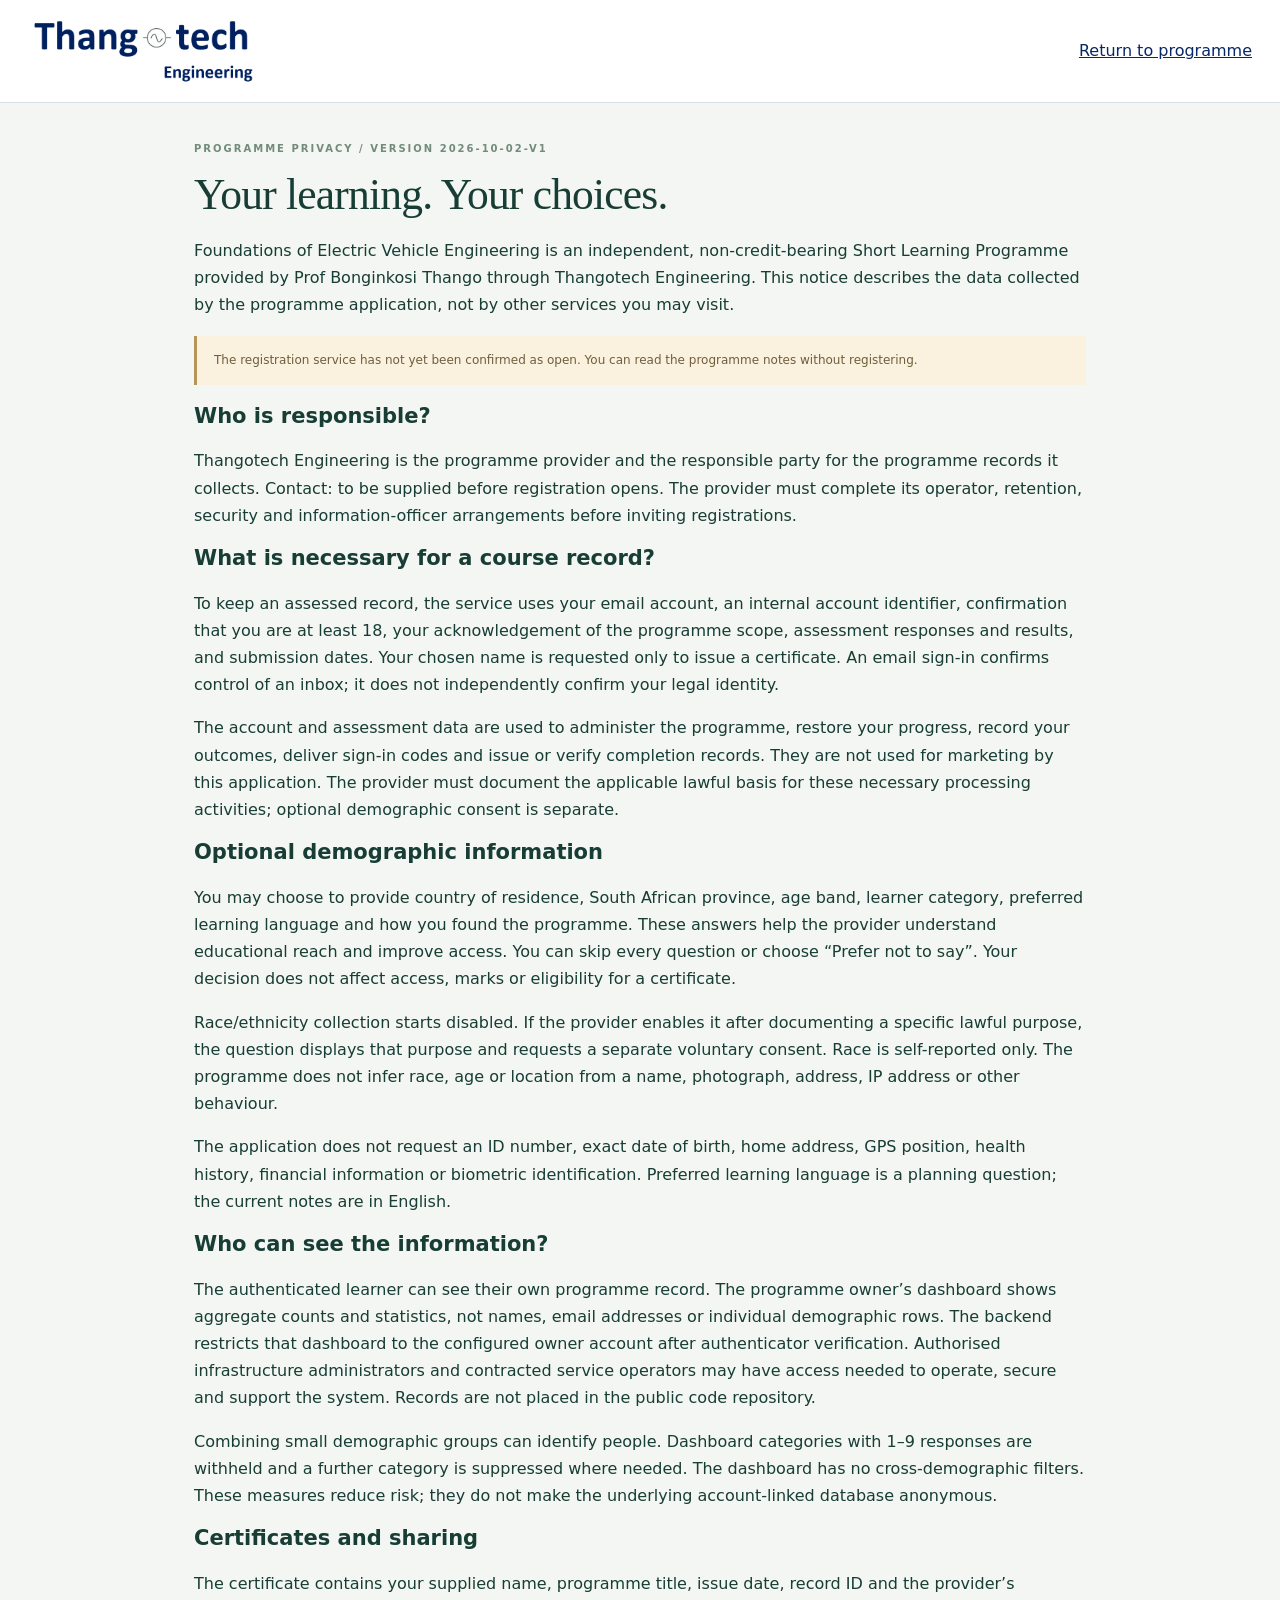
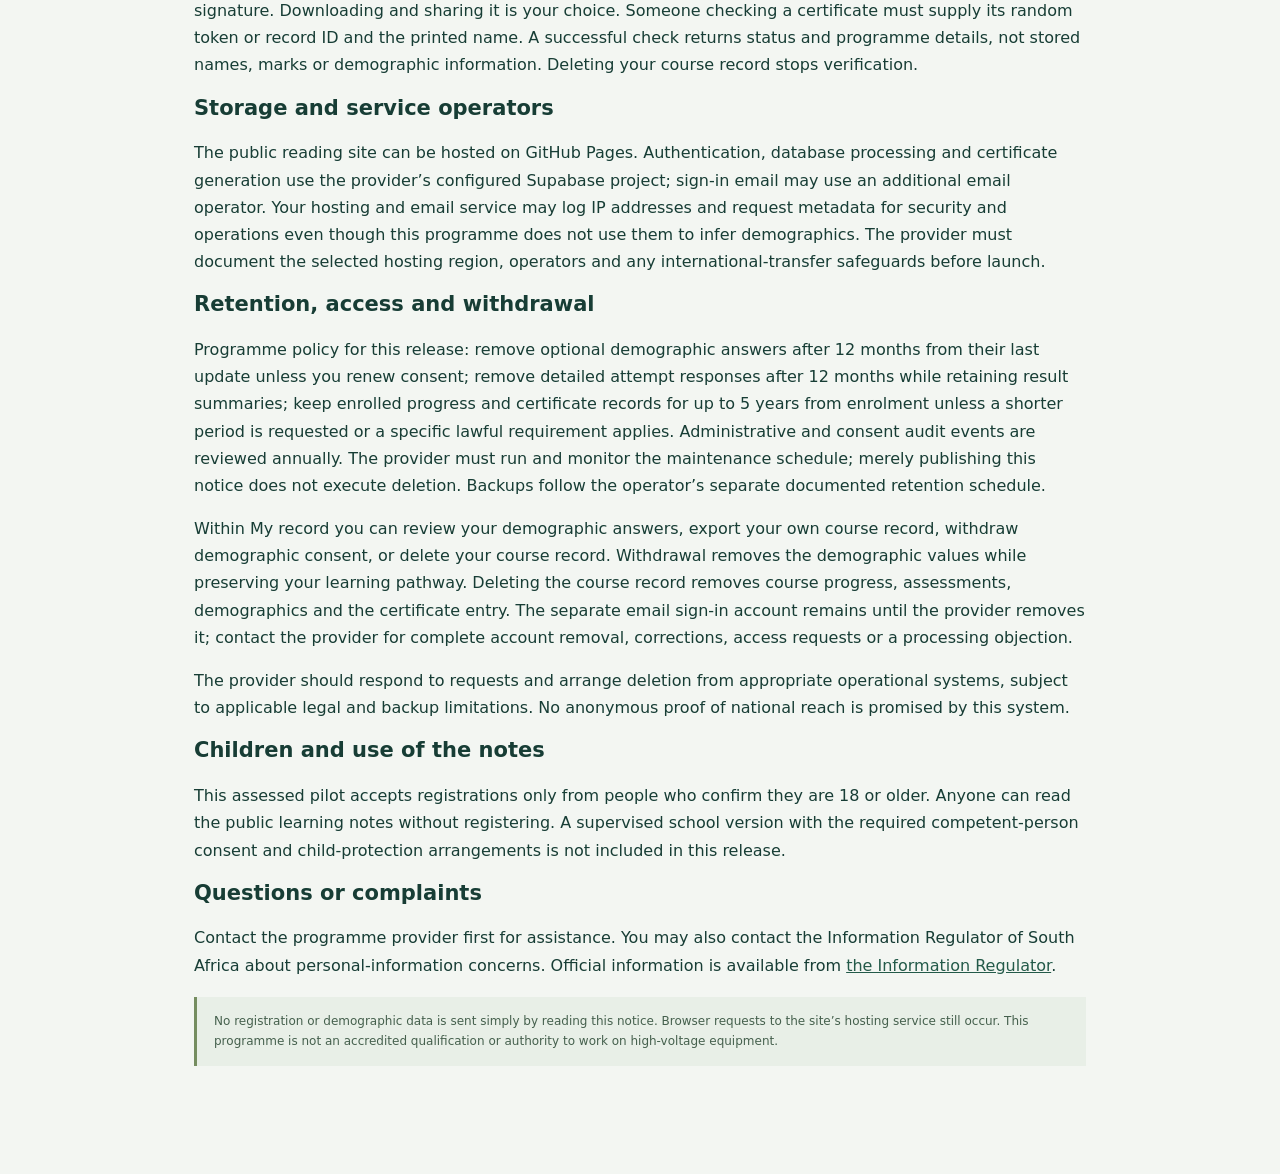
<file: privacy.html>
<!doctype html><html lang="en"><head><meta charset="utf-8"><meta http-equiv="Content-Security-Policy" content="default-src 'self'; script-src 'self'; style-src 'self' 'unsafe-inline'; img-src 'self' data: blob:; connect-src https://*.supabase.co; object-src 'none'; base-uri 'none'; form-action 'self'"><meta name="viewport" content="width=device-width,initial-scale=1"><meta name="referrer" content="no-referrer"><meta name="robots" content="noindex"><title>Privacy notice | Thangotech Engineering</title><link rel="stylesheet" href="assets/programme.css"></head><body><header class="top"><a class="wordmark" href="course.html" aria-label="Thangotech Engineering programme home"><img class="organisation-logo" src="assets/thangotech-engineering-logo.png" width="646" height="184" alt="Thangotech Engineering"></a><a href="course.html">Return to programme</a></header><main class="page" style="max-width:940px;margin:40px auto;padding:0 24px 50px"><div class="kicker">Programme privacy / version 2026-10-02-v1</div><h1>Your learning. Your choices.</h1><p>Foundations of Electric Vehicle Engineering is an independent, non-credit-bearing Short Learning Programme provided by Prof Bonginkosi Thango through Thangotech Engineering. This notice describes the data collected by the programme application, not by other services you may visit.</p><div id="privacyStatus" class="notice warn" role="status">The registration service has not yet been confirmed as open. You can read the programme notes without registering.</div><h2>Who is responsible?</h2><p>Thangotech Engineering is the programme provider and the responsible party for the programme records it collects. Contact: <span id="privacyContact">to be supplied before registration opens</span>. The provider must complete its operator, retention, security and information-officer arrangements before inviting registrations.</p><h2>What is necessary for a course record?</h2><p>To keep an assessed record, the service uses your email account, an internal account identifier, confirmation that you are at least 18, your acknowledgement of the programme scope, assessment responses and results, and submission dates. Your chosen name is requested only to issue a certificate. An email sign-in confirms control of an inbox; it does not independently confirm your legal identity.</p><p>The account and assessment data are used to administer the programme, restore your progress, record your outcomes, deliver sign-in codes and issue or verify completion records. They are not used for marketing by this application. The provider must document the applicable lawful basis for these necessary processing activities; optional demographic consent is separate.</p><h2>Optional demographic information</h2><p>You may choose to provide country of residence, South African province, age band, learner category, preferred learning language and how you found the programme. These answers help the provider understand educational reach and improve access. You can skip every question or choose “Prefer not to say”. Your decision does not affect access, marks or eligibility for a certificate.</p><p>Race/ethnicity collection starts disabled. If the provider enables it after documenting a specific lawful purpose, the question displays that purpose and requests a separate voluntary consent. Race is self-reported only. The programme does not infer race, age or location from a name, photograph, address, IP address or other behaviour.</p><p>The application does not request an ID number, exact date of birth, home address, GPS position, health history, financial information or biometric identification. Preferred learning language is a planning question; the current notes are in English.</p><h2>Who can see the information?</h2><p>The authenticated learner can see their own programme record. The programme owner’s dashboard shows aggregate counts and statistics, not names, email addresses or individual demographic rows. The backend restricts that dashboard to the configured owner account after authenticator verification. Authorised infrastructure administrators and contracted service operators may have access needed to operate, secure and support the system. Records are not placed in the public code repository.</p><p>Combining small demographic groups can identify people. Dashboard categories with 1–9 responses are withheld and a further category is suppressed where needed. The dashboard has no cross-demographic filters. These measures reduce risk; they do not make the underlying account-linked database anonymous.</p><h2>Certificates and sharing</h2><p>The certificate contains your supplied name, programme title, issue date, record ID and the provider’s signature. Downloading and sharing it is your choice. Someone checking a certificate must supply its random token or record ID and the printed name. A successful check returns status and programme details, not stored names, marks or demographic information. Deleting your course record stops verification.</p><h2>Storage and service operators</h2><p>The public reading site can be hosted on GitHub Pages. Authentication, database processing and certificate generation use the provider’s configured Supabase project; sign-in email may use an additional email operator. Your hosting and email service may log IP addresses and request metadata for security and operations even though this programme does not use them to infer demographics. The provider must document the selected hosting region, operators and any international-transfer safeguards before launch.</p><h2>Retention, access and withdrawal</h2><p>Programme policy for this release: remove optional demographic answers after 12 months from their last update unless you renew consent; remove detailed attempt responses after 12 months while retaining result summaries; keep enrolled progress and certificate records for up to 5 years from enrolment unless a shorter period is requested or a specific lawful requirement applies. Administrative and consent audit events are reviewed annually. The provider must run and monitor the maintenance schedule; merely publishing this notice does not execute deletion. Backups follow the operator’s separate documented retention schedule.</p><p>Within My record you can review your demographic answers, export your own course record, withdraw demographic consent, or delete your course record. Withdrawal removes the demographic values while preserving your learning pathway. Deleting the course record removes course progress, assessments, demographics and the certificate entry. The separate email sign-in account remains until the provider removes it; contact the provider for complete account removal, corrections, access requests or a processing objection.</p><p>The provider should respond to requests and arrange deletion from appropriate operational systems, subject to applicable legal and backup limitations. No anonymous proof of national reach is promised by this system.</p><h2>Children and use of the notes</h2><p>This assessed pilot accepts registrations only from people who confirm they are 18 or older. Anyone can read the public learning notes without registering. A supervised school version with the required competent-person consent and child-protection arrangements is not included in this release.</p><h2>Questions or complaints</h2><p>Contact the programme provider first for assistance. You may also contact the Information Regulator of South Africa about personal-information concerns. Official information is available from <a href="https://inforegulator.org.za/" target="_blank" rel="noopener noreferrer">the Information Regulator</a>.</p><div class="notice">No registration or demographic data is sent simply by reading this notice. Browser requests to the site’s hosting service still occur. This programme is not an accredited qualification or authority to work on high-voltage equipment.</div></main><script src="service-config.js"></script><script src="assets/service.js"></script><script src="assets/privacy.js"></script></body></html>
</file>
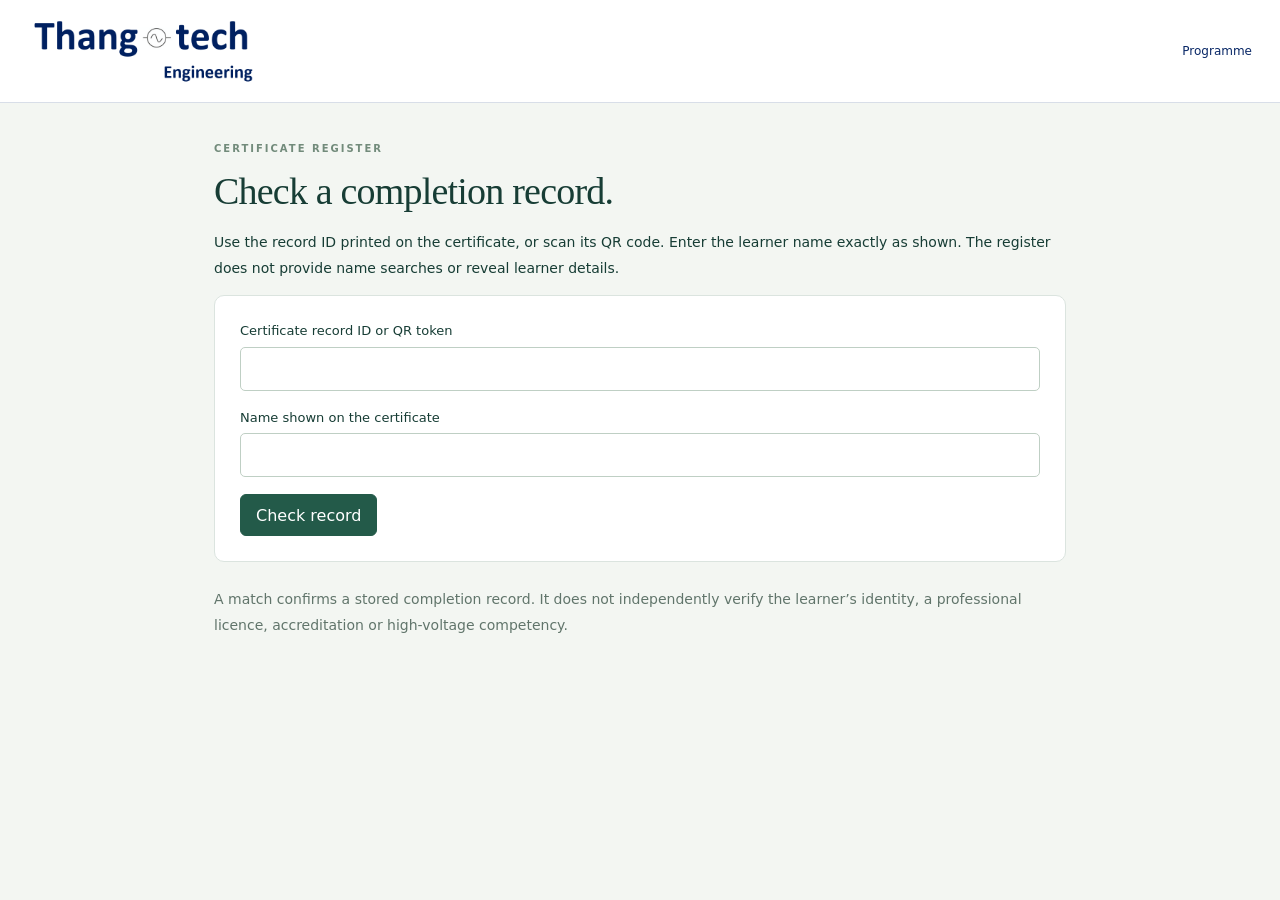
<file: verify.html>
<!doctype html><html lang="en"><head><meta charset="utf-8"><meta http-equiv="Content-Security-Policy" content="default-src 'self'; script-src 'self'; style-src 'self' 'unsafe-inline'; img-src 'self' data: blob:; connect-src https://*.supabase.co; object-src 'none'; base-uri 'none'; form-action 'self'"><meta name="viewport" content="width=device-width,initial-scale=1"><meta name="referrer" content="no-referrer"><meta name="robots" content="noindex"><title>Check a completion record | Thangotech Engineering</title><link rel="stylesheet" href="assets/programme.css"></head><body><header class="top"><a class="wordmark" href="course.html" aria-label="Thangotech Engineering programme home"><img class="organisation-logo" src="assets/thangotech-engineering-logo.png" width="646" height="184" alt="Thangotech Engineering"></a><nav class="topnav"><a href="course.html">Programme</a></nav></header><main class="plain-page"><div class="kicker">Certificate register</div><h1>Check a completion record.</h1><p>Use the record ID printed on the certificate, or scan its QR code. Enter the learner name exactly as shown. The register does not provide name searches or reveal learner details.</p><form id="verifyForm" class="box"><div class="formrow"><label for="record">Certificate record ID or QR token</label><input id="record" maxlength="100" required autocomplete="off"></div><div class="formrow"><label for="name">Name shown on the certificate</label><input id="name" minlength="2" maxlength="100" required autocomplete="off"></div><button class="primary" type="submit">Check record</button></form><div id="result" role="status" aria-live="polite"></div><p class="minor" style="margin-top:25px">A match confirms a stored completion record. It does not independently verify the learner’s identity, a professional licence, accreditation or high-voltage competency.</p></main><script src="service-config.js"></script><script src="assets/service.js"></script><script src="assets/verify.js"></script></body></html>
</file>
<file: assets/programme.css>
:root{--ink:#173d35;--muted:#61756b;--line:#dbe4df;--paper:#f3f6f2;--white:#fff;--green:#235a49;--gold:#a08851;--danger:#9a4734;--soft:#e9f0e9;font-family:Inter,ui-sans-serif,system-ui,-apple-system,'Segoe UI',sans-serif;color:var(--ink);background:var(--paper)}*{box-sizing:border-box}body{margin:0}button,input,select{font:inherit}button,a{touch-action:manipulation}button{cursor:pointer;border:1px solid var(--line);border-radius:6px;background:#fff;color:var(--ink);padding:10px 15px;min-height:42px}button:hover{background:var(--soft)}button:disabled{opacity:.48;cursor:not-allowed}button.primary,.primary{background:var(--green);color:white;border-color:var(--green)}a{color:var(--green)}:focus-visible{outline:3px solid var(--gold);outline-offset:3px}input,select{width:100%;padding:11px;border:1px solid #bfcfc4;border-radius:5px;background:#fff;color:var(--ink);min-height:44px}input[type=checkbox],input[type=radio]{width:19px;min-height:19px;margin:0;accent-color:var(--green);flex-shrink:0}label{display:block;font-size:13px;line-height:1.6}h1,h2,h3,p{margin-top:0}h1{font-family:Georgia,'Times New Roman',serif;font-size:clamp(30px,3.4vw,48px);line-height:1.13;font-weight:400;letter-spacing:-.8px;margin-bottom:18px}h2{font-size:21px;font-weight:600;line-height:1.3}h3{font-size:15px;font-weight:650}p{line-height:1.7}small,.muted{color:var(--muted)}header.top{background:#14372e;color:#f6f7f1;display:flex;align-items:center;justify-content:space-between;gap:20px;padding:18px 28px;min-height:79px}.wordmark{font-size:19px;font-weight:700;letter-spacing:1px;text-decoration:none;color:inherit;line-height:1.2}.wordmark span{display:block;font-size:9px;letter-spacing:3.7px;font-weight:400;margin-top:5px}.topnav{display:flex;gap:10px;align-items:center}.topnav a{color:#d9e5dc;font-size:12px;text-decoration:none}.topnav button{min-height:36px;background:#264b3e;color:white;border-color:#527262;font-size:12px}.layout{display:grid;grid-template-columns:240px minmax(0,1fr);min-height:calc(100vh - 79px)}aside.side{border-right:1px solid var(--line);background:#fafbf8;padding:28px 17px}.side .kicker{margin:2px 10px 18px}.side button{display:flex;width:100%;text-align:left;background:transparent;border-color:transparent;align-items:flex-start;gap:12px;font-size:12px;line-height:1.45;margin-bottom:4px}.side button.active{background:#e5eee6;border-color:#ccdccf;font-weight:650}.side button .num{color:#819582;font-size:11px}.side button small{font-size:10px;font-weight:400;display:block;padding-top:4px}.side .progress-card{margin:28px 9px;border-top:1px solid var(--line);padding-top:21px;font-size:11px;line-height:1.7}.side progress{width:100%;accent-color:var(--green);height:7px}.main{padding:40px clamp(20px,4vw,64px) 70px;max-width:1500px;width:100%;margin:0 auto;min-width:0}.kicker{font-size:10px;letter-spacing:2px;font-weight:650;color:#728b7b;text-transform:uppercase;margin-bottom:16px}.lead{font-size:17px;color:#506b5b;max-width:660px}.byline{font-size:13px;line-height:1.8}.hero{display:grid;grid-template-columns:minmax(0,1.3fr) minmax(260px,.7fr);gap:40px;margin-bottom:36px}.box{padding:25px;background:white;border:1px solid var(--line);border-radius:10px;min-width:0}.box h2{font-family:Georgia,serif;font-weight:400;font-size:24px}.box p{font-size:13px}.box .full{width:100%}.notice{background:#e8efe7;border-left:3px solid #758d60;padding:14px 17px;font-size:12px;line-height:1.7;margin:18px 0;color:#45604d}.notice.warn{background:#faf1df;border-color:#b59658;color:#705e3c}.error{background:#fcefe9;border-left:3px solid var(--danger);padding:14px 16px;line-height:1.6;color:#7c3927;margin-bottom:20px;font-size:13px}.flex{display:flex;gap:12px;flex-wrap:wrap;align-items:center}.check{display:flex;align-items:flex-start;gap:10px;margin:15px 0;font-size:12px}.formrow{margin-bottom:17px}.formrow>label{margin-bottom:5px}.note-section{background:white;border:1px solid var(--line);border-radius:9px;padding:24px 29px;margin-bottom:16px;max-width:1000px}.note-section p{font-size:15px;line-height:1.8}.source{font-size:10px!important;color:var(--muted)}.source a{margin-right:12px}.path{display:grid;gap:12px}.path button{padding:18px 20px;text-align:left;display:grid;grid-template-columns:32px 1fr auto;gap:14px;align-items:center;background:white}.path .number{font:24px Georgia,serif;color:#8f9c88}.path strong{display:block;font-size:14px}.path small{display:block;font-size:11px;margin-top:6px}.tag{font-size:10px;border:1px solid #c9d7c8;background:#eef4eb;padding:5px 9px;border-radius:20px;white-space:nowrap}.grid2{display:grid;grid-template-columns:1fr 1fr;gap:18px}.questions{max-width:900px}.questions fieldset{padding:22px 25px;border:1px solid var(--line);border-radius:8px;background:white;margin:15px 0 23px}.questions legend{font-size:15px;font-weight:600;line-height:1.6;padding:0 6px;max-width:100%}.option{display:flex;align-items:flex-start;gap:12px;padding:10px 0;font-size:14px;cursor:pointer}.feedback{border-bottom:1px solid var(--line);padding:15px 0;line-height:1.6;font-size:13px}.feedback strong{color:var(--green)}.survey{margin-top:25px}.privacy-footer{border-top:1px solid var(--line);padding-top:20px;font-size:11px;color:var(--muted);line-height:1.7;margin-top:34px}.hidden,[hidden]{display:none!important}.loading{color:var(--muted);padding:24px}.certificate-abstract{text-align:center;border:1px solid #d2d9ce;padding:30px 22px;max-width:580px;background:#fff;margin:20px 0}.certificate-abstract h2{font:25px Georgia,serif}.certificate-abstract .certname{font:24px Georgia,serif}.certificate-abstract p{font-size:12px}.page-head{display:flex;justify-content:space-between;gap:20px;align-items:flex-start;margin-bottom:26px}.page-head h1{font-size:36px}.statusline{font-size:11px;line-height:1.7;color:var(--muted)}.stats{display:grid;grid-template-columns:repeat(4,minmax(0,1fr));gap:14px;margin:24px 0}.stat{background:#fff;border:1px solid var(--line);border-radius:9px;padding:22px}.stat.featured{background:var(--green);color:#fff;border-color:var(--green)}.stat small{font-size:11px;display:block;margin-bottom:13px}.stat.featured small{color:#dbe9df}.stat strong{font-size:34px;font-weight:500;letter-spacing:-1.2px}.stat .hint{display:block;font-size:10px;line-height:1.5;margin-top:12px;color:#849482}.stat.featured .hint{color:#dbe9df}.charts{display:grid;grid-template-columns:1.35fr 1fr;gap:18px;margin:18px 0}.chart{background:#fff;border:1px solid var(--line);border-radius:10px;padding:25px;min-width:0}.chart h2{font-size:16px;margin-bottom:8px}.chart p{font-size:11px;color:var(--muted);line-height:1.6}.barlist{display:grid;gap:15px;margin-top:26px}.barrow{display:grid;grid-template-columns:138px 1fr 45px;gap:13px;align-items:center;font-size:11px}.barrow .track{height:9px;background:#edf2eb;border-radius:3px;overflow:hidden}.barrow .fill{height:100%;background:#709982;border-radius:3px}.barrow b{font-weight:500;text-align:right}.withheld{font-size:9px;color:#917447}.table-wrap{overflow:auto}table{width:100%;border-collapse:collapse;font-size:12px}th,td{text-align:left;border-bottom:1px solid var(--line);padding:13px 10px;line-height:1.5}th{font-size:10px;letter-spacing:.7px;color:var(--muted)}.subhead{display:flex;justify-content:space-between;gap:12px;align-items:center;margin-bottom:24px}.subhead select{width:auto;min-width:170px;font-size:12px}.signin{max-width:510px;margin:10px auto;background:#fff;border:1px solid var(--line);padding:30px;border-radius:10px}.signin h2{font:26px Georgia,serif}.signin p{font-size:13px}.demo-banner{background:#faf0d8;color:#765f36;padding:10px 25px;font-size:11px;font-weight:600;letter-spacing:.5px}.export-note{font-size:11px;color:var(--muted);margin-top:12px}.qr{width:190px;height:190px;object-fit:contain;background:white}code{font-size:12px;word-break:break-all}.sr-only{position:absolute;clip:rect(0,0,0,0);width:1px;height:1px;overflow:hidden}.minor{font-size:12px;color:var(--muted)}.plain-page{max-width:900px;margin:auto;padding:40px 24px 65px}.plain-page h1{font-size:38px}.plain-page h2{margin-top:32px}.plain-page p,.plain-page li{font-size:14px;line-height:1.8}
@media(max-width:1100px){.layout{grid-template-columns:207px 1fr}.main{padding:30px 24px}.hero{grid-template-columns:1fr;gap:12px}.hero .box{max-width:600px}.stats{grid-template-columns:repeat(2,1fr)}.charts{grid-template-columns:1fr}.side{font-size:11px}}
@media(max-width:720px){header.top{padding:15px 16px}.wordmark{font-size:15px}.wordmark span{font-size:8px;letter-spacing:2.9px}.topnav{gap:7px}.topnav a{font-size:11px}.topnav button{padding:7px 10px;font-size:11px}.layout{display:flex;flex-direction:column}.side{padding:13px!important;border-right:0!important;border-bottom:1px solid var(--line)}.side .kicker,.side .progress-card{display:none}.side nav{display:flex;gap:5px;overflow:auto;scrollbar-width:thin}.side button{width:auto;flex-shrink:0;max-width:170px;font-size:11px;margin:0;padding:8px}.side button small{display:none}.side .num{display:none}.main{padding:25px 16px 50px}.hero{gap:8px;margin-bottom:25px}h1{font-size:33px}.lead{font-size:15px}.box{padding:22px}.note-section{padding:21px 18px}.note-section p{font-size:14px}.path button{padding:15px;grid-template-columns:25px 1fr}.path .tag{grid-column:2;width:max-content}.grid2{grid-template-columns:1fr}.page-head{display:block}.page-head h1{font-size:32px}.stats{gap:9px}.stat{padding:17px}.stat strong{font-size:30px}.stat small{font-size:10px}.chart{padding:20px 17px}.barrow{grid-template-columns:115px 1fr 40px;gap:9px}.subhead{align-items:flex-start;flex-direction:column}.questions fieldset{padding:15px}.page-head .flex{margin-top:10px}.signin{padding:25px 20px}.tag{white-space:normal}.demo-banner{padding:10px 15px;line-height:1.5}.topnav .hide-mobile{display:none}}
@media print{header,.side,.topnav,button,.notice,.demo-banner{display:none!important}.layout{display:block}.main{padding:0}.stats,.charts{break-inside:avoid}body{background:white}.chart{box-shadow:none}}
@media(prefers-reduced-motion:reduce){*{scroll-behavior:auto!important;transition:none!important}}

/* Organisation identity, using the supplied logo without recolouring or redrawing. */
.wordmark{display:inline-flex;align-items:center;flex:0 0 auto;background:#fff;padding:0;line-height:1}
.wordmark .organisation-logo{display:block;width:230px;height:auto;max-width:100%;object-fit:contain}
.certificate-abstract .certificate-logo{display:block;width:270px;max-width:85%;height:auto;margin:0 auto 22px;background:#fff}
@media(max-width:720px){.wordmark .organisation-logo{width:168px}header.top{gap:12px;flex-wrap:wrap}.topnav{margin-left:auto}}
@media(max-width:400px){.wordmark .organisation-logo{width:145px}.topnav{gap:6px}.topnav a{font-size:10px}.topnav button{padding:7px 8px;font-size:10px}}

/* White masthead keeps the unmodified organisation logo on its original background. */
header.top{background:#fff;color:#082766;border-bottom:1px solid #d8dee8}
header.top a{color:#082766}header.top .topnav button{color:#082766;border-color:#d5ddeb;background:#fff}
header.top .topnav button:hover{background:#eff3f9}
</file>
